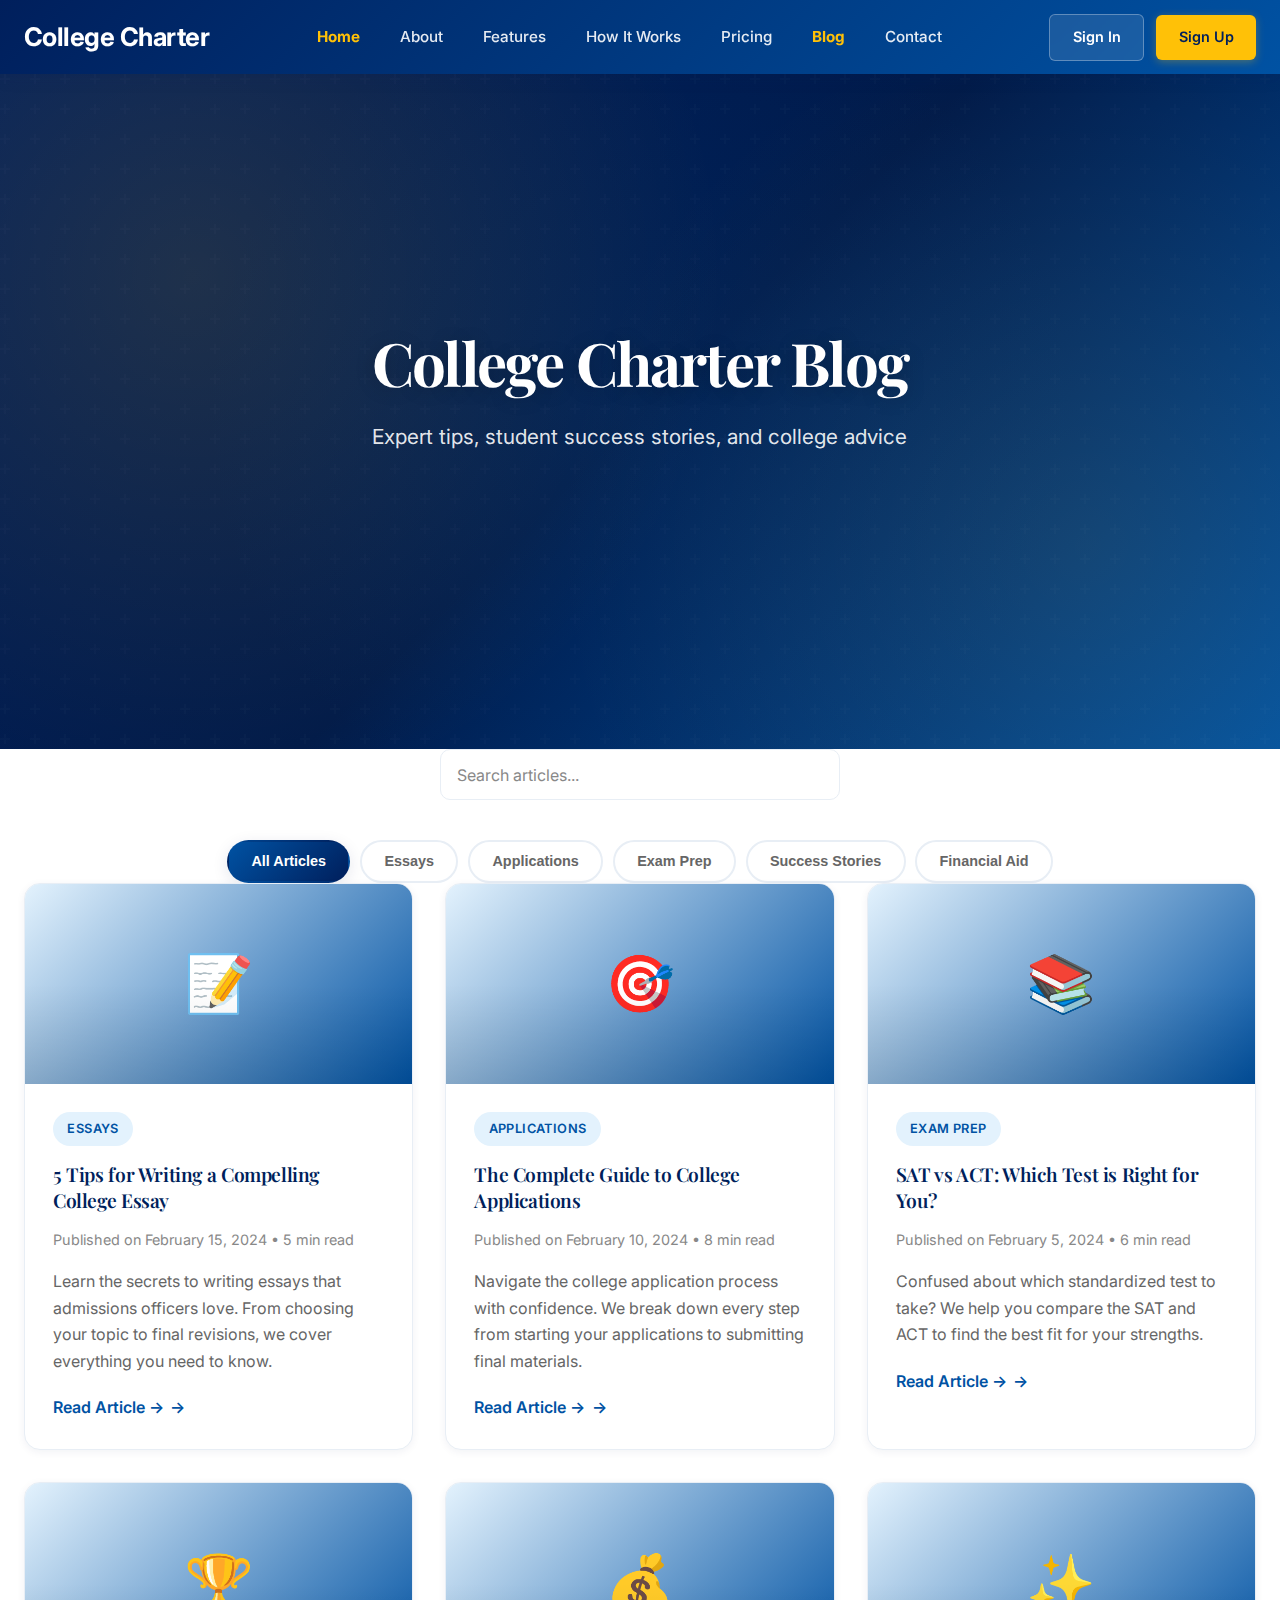
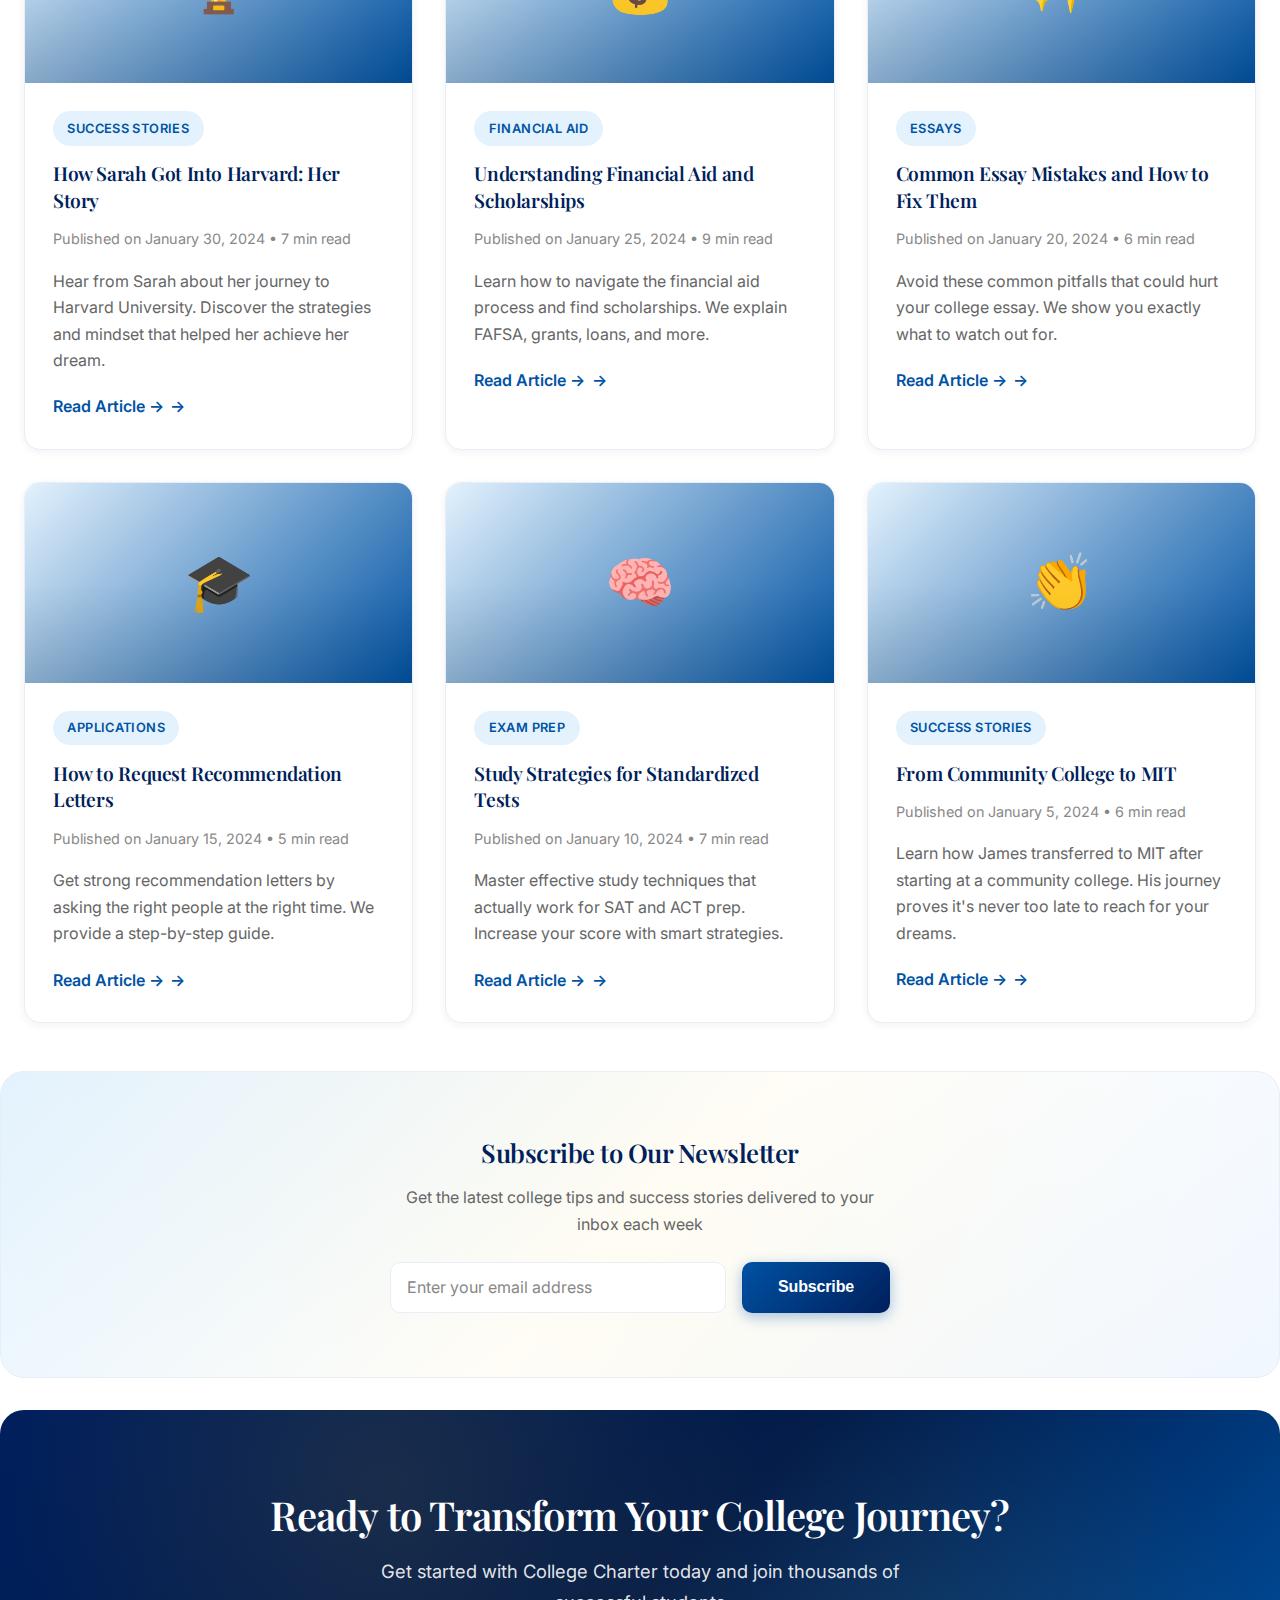
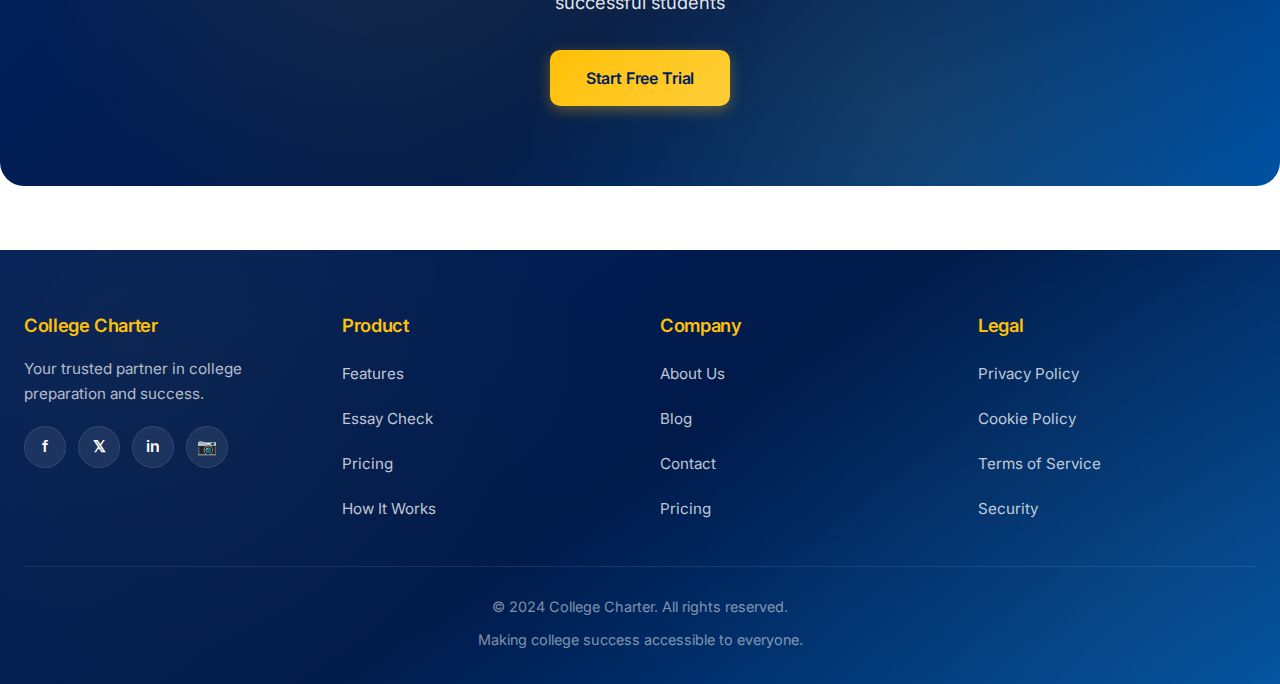
<file: blog.html>
<!DOCTYPE html>
<html lang="en">
<head>
  <meta charset="UTF-8">
  <meta name="viewport" content="width=device-width, initial-scale=1.0">
  <meta name="description" content="College Charter blog - Tips and advice for college success">
  <title>Blog - College Charter</title>
  <link rel="stylesheet" href="style.css">
</head>
<body>
<!-- Skip to main content link for keyboard navigation -->
<a href="#main-content" class="skip-link">Skip to main content</a>
<nav>
  <div class="navbar-container">
    <a href="index.html" class="logo">College Charter</a>
    <ul class="nav-links">
      <li><a href="index.html">Home</a></li>
      <li><a href="about.html">About</a></li>
      <li><a href="features.html">Features</a></li>
      <li><a href="how-it-works.html">How It Works</a></li>
      <li><a href="pricing.html">Pricing</a></li>
      <li><a href="blog.html">Blog</a></li>
      <li><a href="contact.html">Contact</a></li>
    </ul>
    <div class="nav-actions">
      <a href="signin.html" class="btn-signin">Sign In</a>
      <a href="signup.html" class="btn-signup">Sign Up</a>
    </div>
    <div class="hamburger">
      <span></span>
      <span></span>
      <span></span>
    </div>
  </div>
</nav>

<!-- HERO -->
<section class="hero">
  <div class="hero-content">
    <h1>College Charter Blog</h1>
    <p>Expert tips, student success stories, and college advice</p>
  </div>
</section>

<!-- BLOG CONTROLS -->
<section class="container" id="main-content">
  <div class="blog-controls">
    <div class="blog-search">
      <input type="text" id="blog-search" placeholder="Search articles...">
    </div>
  </div>

  <div class="category-filters">
    <button class="category-btn active" data-category="all">All Articles</button>
    <button class="category-btn" data-category="essays">Essays</button>
    <button class="category-btn" data-category="applications">Applications</button>
    <button class="category-btn" data-category="exam-prep">Exam Prep</button>
    <button class="category-btn" data-category="success-stories">Success Stories</button>
    <button class="category-btn" data-category="financial-aid">Financial Aid</button>
  </div>
</section>

<!-- BLOG GRID -->
<section class="container">
  <div class="blog-grid">
    <!-- ARTICLE 1 -->
    <div class="blog-card" data-category="essays">
      <div class="blog-image">📝</div>
      <div class="blog-content">
        <span class="blog-category">Essays</span>
        <h3 class="blog-title">5 Tips for Writing a Compelling College Essay</h3>
        <p class="blog-meta">Published on February 15, 2024 • 5 min read</p>
        <p class="blog-excerpt">Learn the secrets to writing essays that admissions officers love. From choosing your topic to final revisions, we cover everything you need to know.</p>
        <a href="#" class="read-more">Read Article →</a>
      </div>
    </div>

    <!-- ARTICLE 2 -->
    <div class="blog-card" data-category="applications">
      <div class="blog-image">🎯</div>
      <div class="blog-content">
        <span class="blog-category">Applications</span>
        <h3 class="blog-title">The Complete Guide to College Applications</h3>
        <p class="blog-meta">Published on February 10, 2024 • 8 min read</p>
        <p class="blog-excerpt">Navigate the college application process with confidence. We break down every step from starting your applications to submitting final materials.</p>
        <a href="#" class="read-more">Read Article →</a>
      </div>
    </div>

    <!-- ARTICLE 3 -->
    <div class="blog-card" data-category="exam-prep">
      <div class="blog-image">📚</div>
      <div class="blog-content">
        <span class="blog-category">Exam Prep</span>
        <h3 class="blog-title">SAT vs ACT: Which Test is Right for You?</h3>
        <p class="blog-meta">Published on February 5, 2024 • 6 min read</p>
        <p class="blog-excerpt">Confused about which standardized test to take? We help you compare the SAT and ACT to find the best fit for your strengths.</p>
        <a href="#" class="read-more">Read Article →</a>
      </div>
    </div>

    <!-- ARTICLE 4 -->
    <div class="blog-card" data-category="success-stories">
      <div class="blog-image">🏆</div>
      <div class="blog-content">
        <span class="blog-category">Success Stories</span>
        <h3 class="blog-title">How Sarah Got Into Harvard: Her Story</h3>
        <p class="blog-meta">Published on January 30, 2024 • 7 min read</p>
        <p class="blog-excerpt">Hear from Sarah about her journey to Harvard University. Discover the strategies and mindset that helped her achieve her dream.</p>
        <a href="#" class="read-more">Read Article →</a>
      </div>
    </div>

    <!-- ARTICLE 5 -->
    <div class="blog-card" data-category="financial-aid">
      <div class="blog-image">💰</div>
      <div class="blog-content">
        <span class="blog-category">Financial Aid</span>
        <h3 class="blog-title">Understanding Financial Aid and Scholarships</h3>
        <p class="blog-meta">Published on January 25, 2024 • 9 min read</p>
        <p class="blog-excerpt">Learn how to navigate the financial aid process and find scholarships. We explain FAFSA, grants, loans, and more.</p>
        <a href="#" class="read-more">Read Article →</a>
      </div>
    </div>

    <!-- ARTICLE 6 -->
    <div class="blog-card" data-category="essays">
      <div class="blog-image">✨</div>
      <div class="blog-content">
        <span class="blog-category">Essays</span>
        <h3 class="blog-title">Common Essay Mistakes and How to Fix Them</h3>
        <p class="blog-meta">Published on January 20, 2024 • 6 min read</p>
        <p class="blog-excerpt">Avoid these common pitfalls that could hurt your college essay. We show you exactly what to watch out for.</p>
        <a href="#" class="read-more">Read Article →</a>
      </div>
    </div>

    <!-- ARTICLE 7 -->
    <div class="blog-card" data-category="applications">
      <div class="blog-image">🎓</div>
      <div class="blog-content">
        <span class="blog-category">Applications</span>
        <h3 class="blog-title">How to Request Recommendation Letters</h3>
        <p class="blog-meta">Published on January 15, 2024 • 5 min read</p>
        <p class="blog-excerpt">Get strong recommendation letters by asking the right people at the right time. We provide a step-by-step guide.</p>
        <a href="#" class="read-more">Read Article →</a>
      </div>
    </div>

    <!-- ARTICLE 8 -->
    <div class="blog-card" data-category="exam-prep">
      <div class="blog-image">🧠</div>
      <div class="blog-content">
        <span class="blog-category">Exam Prep</span>
        <h3 class="blog-title">Study Strategies for Standardized Tests</h3>
        <p class="blog-meta">Published on January 10, 2024 • 7 min read</p>
        <p class="blog-excerpt">Master effective study techniques that actually work for SAT and ACT prep. Increase your score with smart strategies.</p>
        <a href="#" class="read-more">Read Article →</a>
      </div>
    </div>

    <!-- ARTICLE 9 -->
    <div class="blog-card" data-category="success-stories">
      <div class="blog-image">👏</div>
      <div class="blog-content">
        <span class="blog-category">Success Stories</span>
        <h3 class="blog-title">From Community College to MIT</h3>
        <p class="blog-meta">Published on January 5, 2024 • 6 min read</p>
        <p class="blog-excerpt">Learn how James transferred to MIT after starting at a community college. His journey proves it's never too late to reach for your dreams.</p>
        <a href="#" class="read-more">Read Article →</a>
      </div>
    </div>
  </div>
</section>

<!-- NEWSLETTER SIGNUP -->
<section class="newsletter-section container">
  <h3>Subscribe to Our Newsletter</h3>
  <p>Get the latest college tips and success stories delivered to your inbox each week</p>
  <form class="newsletter-form">
    <input type="email" id="newsletter-email" name="email" placeholder="Enter your email address" aria-label="Email address for newsletter subscription" required>
    <button type="submit" class="btn btn-primary" aria-label="Subscribe to newsletter">Subscribe</button>
  </form>
</section>

<!-- CTA SECTION -->
<section class="cta-section container margin-top">
  <h2>Ready to Transform Your College Journey?</h2>
  <p>Get started with College Charter today and join thousands of successful students</p>
  <a href="signup.html" class="btn btn-accent">Start Free Trial</a>
</section>

<!-- FOOTER -->
<footer>
  <div class="footer-container">
    <div class="footer-grid">
      <div class="footer-section">
        <h4>College Charter</h4>
        <p>Your trusted partner in college preparation and success.</p>
        <div class="social-links">
          <a href="#" title="Facebook" aria-label="Facebook">f</a>
          <a href="#" title="Twitter" aria-label="Twitter">𝕏</a>
          <a href="#" title="LinkedIn" aria-label="LinkedIn">in</a>
          <a href="#" title="Instagram" aria-label="Instagram">📷</a>
        </div>
      </div>

      <div class="footer-section">
        <h4>Product</h4>
        <ul>
          <li><a href="features.html">Features</a></li>
          <li><a href="essay-check.html">Essay Check</a></li>
          <li><a href="pricing.html">Pricing</a></li>
          <li><a href="how-it-works.html">How It Works</a></li>
        </ul>
      </div>

      <div class="footer-section">
        <h4>Company</h4>
        <ul>
          <li><a href="about.html">About Us</a></li>
          <li><a href="blog.html">Blog</a></li>
          <li><a href="contact.html">Contact</a></li>
          <li><a href="pricing.html">Pricing</a></li>
        </ul>
      </div>

      <div class="footer-section">
        <h4>Legal</h4>
        <ul>
          <li><a href="privacy.html">Privacy Policy</a></li>
          <li><a href="cookies.html">Cookie Policy</a></li>
          <li><a href="#">Terms of Service</a></li>
          <li><a href="#">Security</a></li>
        </ul>
      </div>
    </div>

    <div class="footer-bottom">
      <p>&copy; 2024 College Charter. All rights reserved.</p>
      <p>Making college success accessible to everyone.</p>
    </div>
  </div>
</footer>

<script src="main.js"></script>
</body>
</html>
</file>
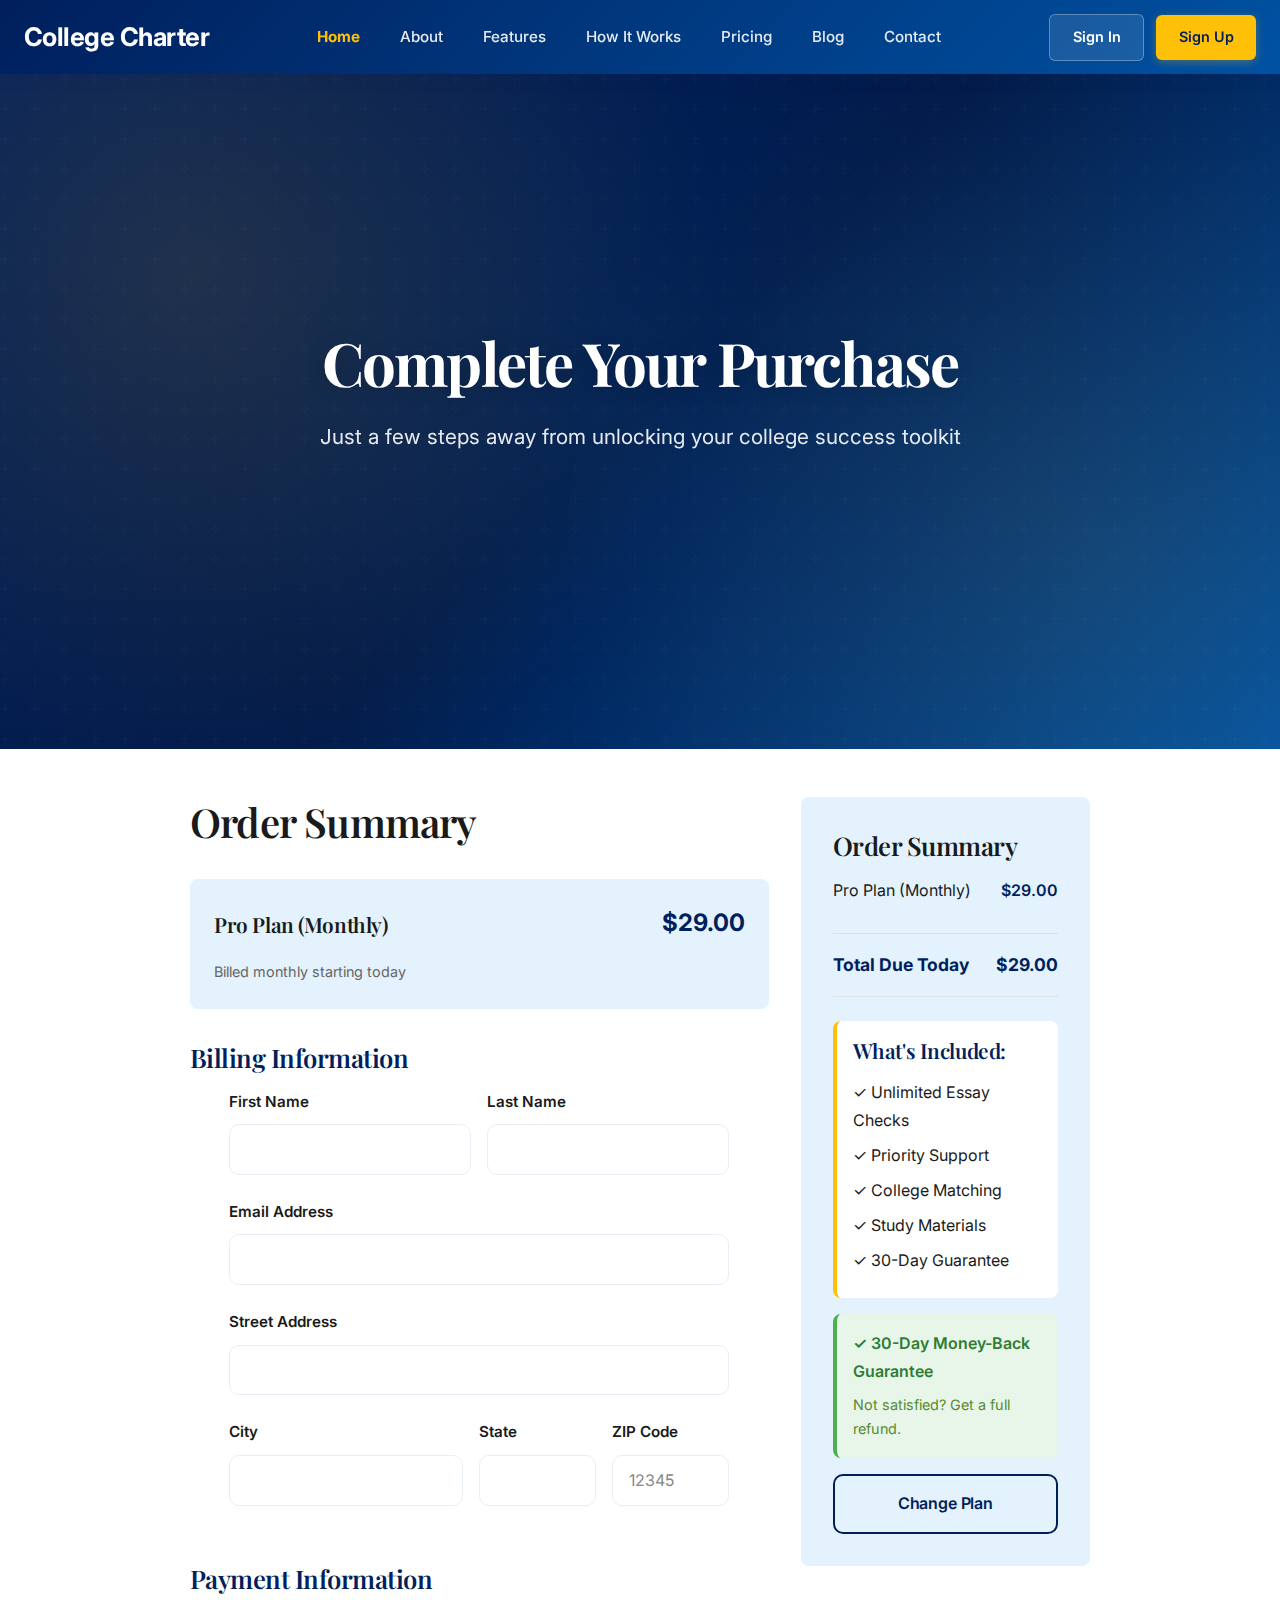
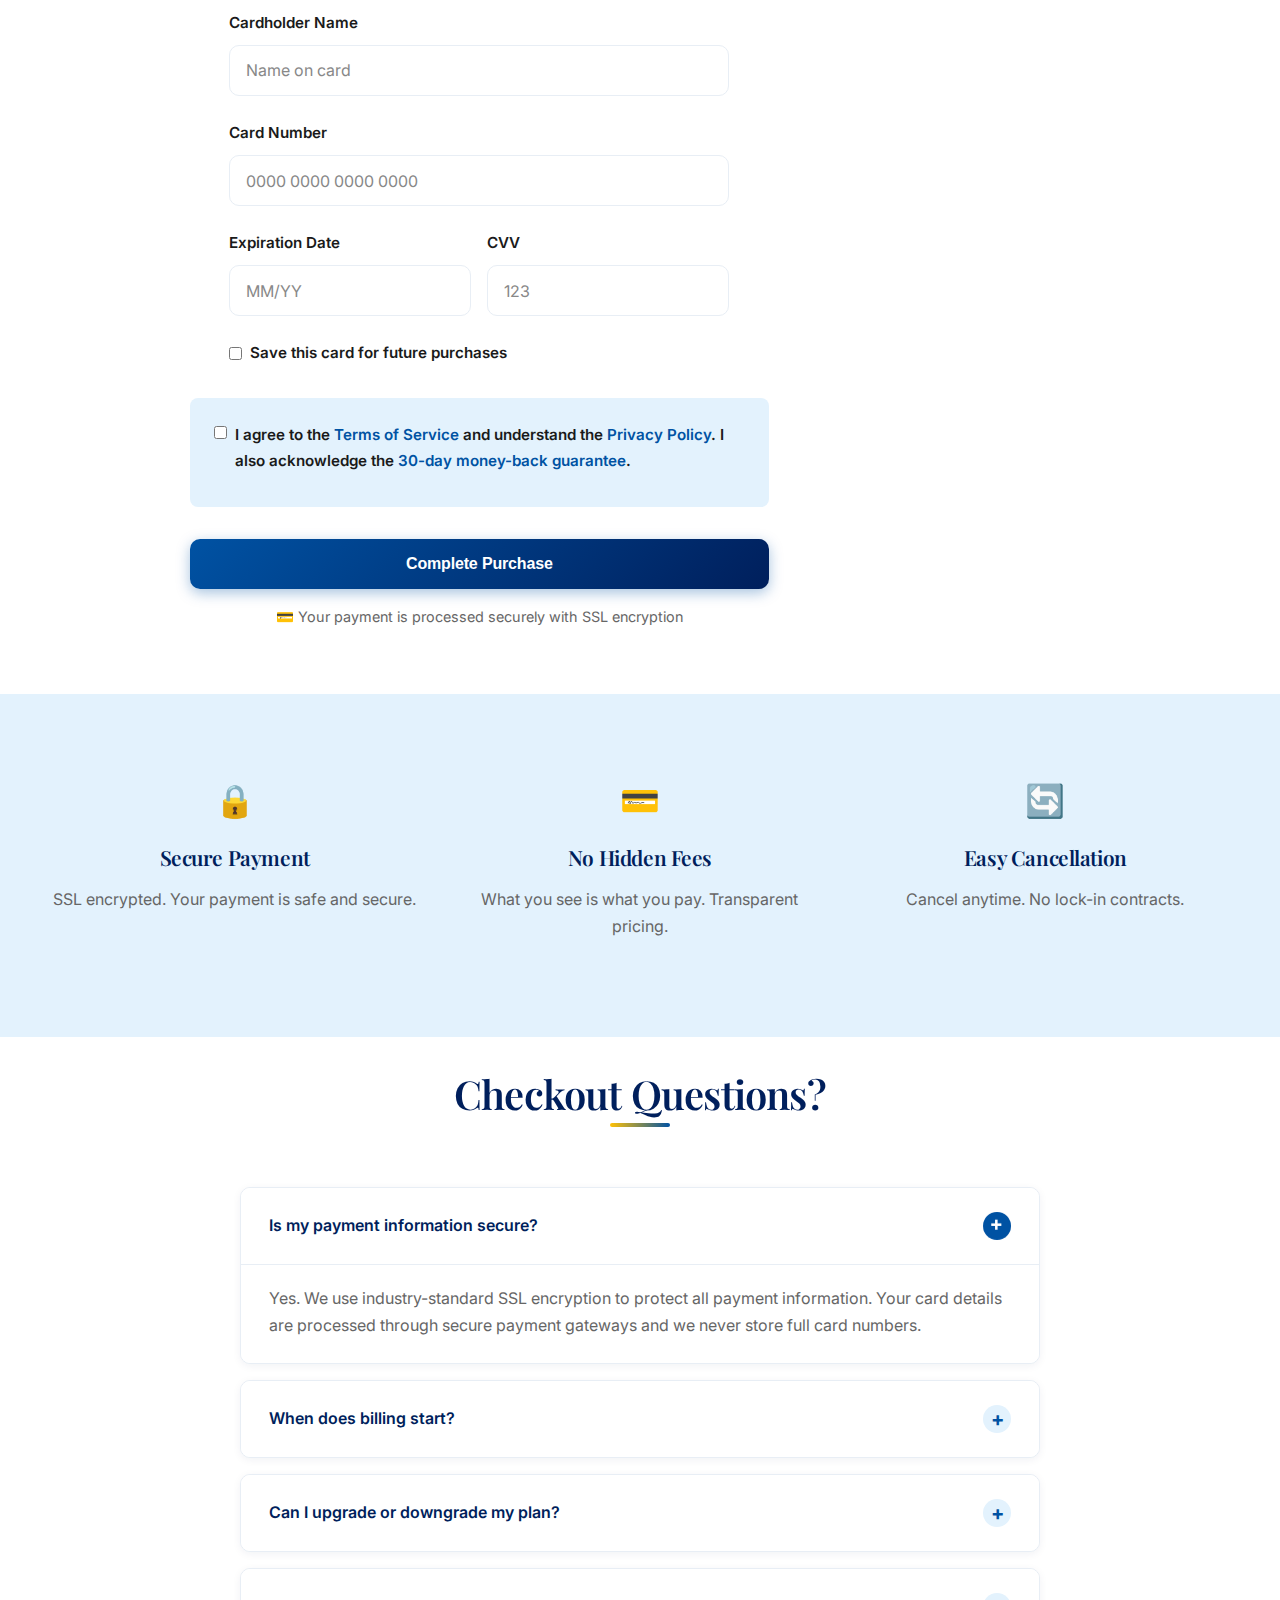
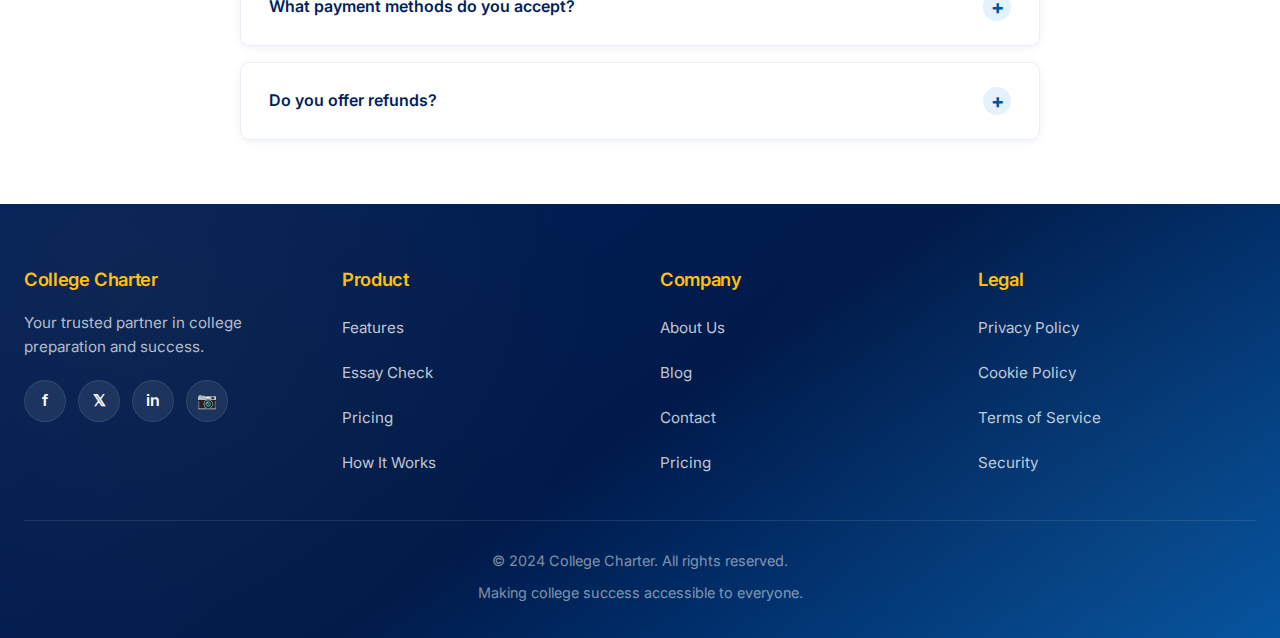
<file: checkout.html>
<!DOCTYPE html>
<html lang="en">
<head>
  <meta charset="UTF-8">
  <meta name="viewport" content="width=device-width, initial-scale=1.0">
  <meta name="description" content="Checkout - Purchase College Charter subscription">
  <title>Checkout - College Charter</title>
  <link rel="stylesheet" href="style.css">
</head>
<body>
<!-- Skip to main content link for keyboard navigation -->
<a href="#main-content" class="skip-link">Skip to main content</a>
<nav>
  <div class="navbar-container">
    <a href="index.html" class="logo">College Charter</a>
    <ul class="nav-links">
      <li><a href="index.html">Home</a></li>
      <li><a href="about.html">About</a></li>
      <li><a href="features.html">Features</a></li>
      <li><a href="how-it-works.html">How It Works</a></li>
      <li><a href="pricing.html">Pricing</a></li>
      <li><a href="blog.html">Blog</a></li>
      <li><a href="contact.html">Contact</a></li>
    </ul>
    <div class="nav-actions">
      <a href="signin.html" class="btn-signin">Sign In</a>
      <a href="signup.html" class="btn-signup">Sign Up</a>
    </div>
    <div class="hamburger">
      <span></span>
      <span></span>
      <span></span>
    </div>
  </div>
</nav>

<!-- HERO -->
<section class="hero">
  <div class="hero-content">
    <h1>Complete Your Purchase</h1>
    <p>Just a few steps away from unlocking your college success toolkit</p>
  </div>
</section>

<!-- CHECKOUT SECTION -->
<section class="container" id="main-content" style="padding: 3rem 1rem;">
  <div style="display: grid; grid-template-columns: 2fr 1fr; gap: 2rem; max-width: 900px; margin: 0 auto;">
    <!-- CHECKOUT FORM -->
    <div>
      <h2 style="margin-bottom: 2rem;">Order Summary</h2>

      <!-- PLAN SELECTED -->
      <div style="background: var(--light-bg); padding: 1.5rem; border-radius: 8px; margin-bottom: 2rem;">
        <div style="display: flex; justify-content: space-between; align-items: center; margin-bottom: 1rem;">
          <h4 style="margin: 0;">Pro Plan (Monthly)</h4>
          <span style="font-size: 1.5rem; color: var(--primary); font-weight: 700;">$29.00</span>
        </div>
        <p style="margin: 0; color: var(--text-gray); font-size: 0.9rem;">Billed monthly starting today</p>
      </div>

      <!-- BILLING INFORMATION -->
      <h3 style="margin-top: 2rem; margin-bottom: 1rem; color: var(--primary);">Billing Information</h3>

      <form id="billing-form" style="margin-bottom: 2rem;">
        <div style="display: grid; grid-template-columns: 1fr 1fr; gap: 1rem;">
          <div class="form-group">
            <label for="first-name">First Name</label>
            <input type="text" id="first-name" name="first-name" autocomplete="given-name" required>
          </div>
          <div class="form-group">
            <label for="last-name">Last Name</label>
            <input type="text" id="last-name" name="last-name" autocomplete="family-name" required>
          </div>
        </div>

        <div class="form-group">
          <label for="checkout-email">Email Address</label>
          <input type="email" id="checkout-email" name="email" autocomplete="email" required>
        </div>

        <div class="form-group">
          <label for="address">Street Address</label>
          <input type="text" id="address" name="address" autocomplete="street-address" required>
        </div>

        <div style="display: grid; grid-template-columns: 2fr 1fr 1fr; gap: 1rem;">
          <div class="form-group">
            <label for="city">City</label>
            <input type="text" id="city" name="city" autocomplete="address-level2" required>
          </div>
          <div class="form-group">
            <label for="state">State</label>
            <input type="text" id="state" name="state" autocomplete="address-level1" required>
          </div>
          <div class="form-group">
            <label for="zip">ZIP Code</label>
            <input type="tel" id="zip" name="zip" autocomplete="postal-code" pattern="[0-9]{5}(-[0-9]{4})?" placeholder="12345" required>
          </div>
        </div>
      </form>

      <!-- PAYMENT INFORMATION -->
      <h3 style="margin-top: 2rem; margin-bottom: 1rem; color: var(--primary);">Payment Information</h3>

      <form id="payment-form" style="margin-bottom: 2rem;">
        <div class="form-group">
          <label for="card-name">Cardholder Name</label>
          <input type="text" id="card-name" name="card-name" autocomplete="cc-name" placeholder="Name on card" required>
        </div>

        <div class="form-group">
          <label for="card-number">Card Number</label>
          <input type="text" id="card-number" name="card-number" inputmode="numeric" placeholder="0000 0000 0000 0000" maxlength="19" required>
        </div>

        <div style="display: grid; grid-template-columns: 1fr 1fr; gap: 1rem;">
          <div class="form-group">
            <label for="expiry">Expiration Date</label>
            <input type="text" id="expiry" name="expiry" inputmode="numeric" placeholder="MM/YY" pattern="(0[1-9]|1[0-2])/[0-9]{2}" required>
          </div>
          <div class="form-group">
            <label for="cvv">CVV</label>
            <input type="text" id="cvv" name="cvv" inputmode="numeric" placeholder="123" maxlength="4" pattern="[0-9]{3,4}" required>
          </div>
        </div>

        <label style="display: flex; align-items: center; margin-bottom: 1.5rem;">
          <input type="checkbox" name="save-card" style="width: auto; margin-right: 0.5rem;">
          <span style="margin: 0;">Save this card for future purchases</span>
        </label>
      </form>

      <!-- TERMS -->
      <div style="background: var(--light-bg); padding: 1.5rem; border-radius: 8px; margin-bottom: 2rem;">
        <label style="display: flex; align-items: flex-start;">
          <input type="checkbox" style="width: auto; margin-right: 0.5rem; margin-top: 0.25rem;" required>
          <span style="margin: 0;">I agree to the <a href="privacy.html">Terms of Service</a> and understand the <a href="privacy.html">Privacy Policy</a>. I also acknowledge the <a href="#" style="color: var(--secondary);">30-day money-back guarantee</a>.</span>
        </label>
      </div>

      <button class="btn btn-primary" style="width: 100%; padding: 1rem; font-size: 1rem;">
        Complete Purchase
      </button>

      <p style="text-align: center; margin-top: 1rem; color: var(--text-gray); font-size: 0.9rem;">
        💳 Your payment is processed securely with SSL encryption
      </p>
    </div>

    <!-- ORDER SUMMARY SIDEBAR -->
    <div>
      <div style="background: var(--light-bg); padding: 2rem; border-radius: 8px; position: sticky; top: 100px;">
        <h3 style="margin-top: 0;">Order Summary</h3>

        <div style="border-bottom: 1px solid var(--border-light); padding-bottom: 1rem; margin-bottom: 1rem;">
          <div style="display: flex; justify-content: space-between; margin-bottom: 0.8rem;">
            <span>Pro Plan (Monthly)</span>
            <span style="color: var(--primary); font-weight: 600;">$29.00</span>
          </div>
        </div>

        <div style="margin-bottom: 1.5rem; padding-bottom: 1rem; border-bottom: 1px solid var(--border-light);">
          <div style="display: flex; justify-content: space-between; font-weight: 700; color: var(--primary); font-size: 1.1rem;">
            <span>Total Due Today</span>
            <span>$29.00</span>
          </div>
        </div>

        <div style="background: var(--white); padding: 1rem; border-radius: 8px; margin-bottom: 1rem; border-left: 4px solid var(--accent);">
          <h4 style="color: var(--primary); margin-top: 0;">What's Included:</h4>
          <ul style="list-style: none; padding: 0; margin: 0;">
            <li style="margin-bottom: 0.5rem;">✓ Unlimited Essay Checks</li>
            <li style="margin-bottom: 0.5rem;">✓ Priority Support</li>
            <li style="margin-bottom: 0.5rem;">✓ College Matching</li>
            <li style="margin-bottom: 0.5rem;">✓ Study Materials</li>
            <li style="margin-bottom: 0.5rem;">✓ 30-Day Guarantee</li>
          </ul>
        </div>

        <div style="background: #E8F5E9; padding: 1rem; border-radius: 8px; border-left: 4px solid #4CAF50;">
          <p style="margin: 0; color: #2E7D32; font-weight: 600;">✓ 30-Day Money-Back Guarantee</p>
          <p style="margin: 0.5rem 0 0; color: #558B2F; font-size: 0.9rem;">Not satisfied? Get a full refund.</p>
        </div>

        <div style="margin-top: 1rem;">
          <a href="pricing.html" class="btn btn-outline" style="width: 100%; text-align: center;">Change Plan</a>
        </div>
      </div>
    </div>
  </div>
</section>

<!-- TRUST SECTION -->
<section style="background: var(--light-bg);">
  <div class="container">
    <div class="grid grid-3" style="text-align: center;">
      <div>
        <div style="font-size: 2rem; margin-bottom: 1rem;">🔒</div>
        <h4 style="color: var(--primary);">Secure Payment</h4>
        <p>SSL encrypted. Your payment is safe and secure.</p>
      </div>
      <div>
        <div style="font-size: 2rem; margin-bottom: 1rem;">💳</div>
        <h4 style="color: var(--primary);">No Hidden Fees</h4>
        <p>What you see is what you pay. Transparent pricing.</p>
      </div>
      <div>
        <div style="font-size: 2rem; margin-bottom: 1rem;">🔄</div>
        <h4 style="color: var(--primary);">Easy Cancellation</h4>
        <p>Cancel anytime. No lock-in contracts.</p>
      </div>
    </div>
  </div>
</section>

<!-- FAQ -->
<section class="container margin-top">
  <div class="section-title">
    <h2>Checkout Questions?</h2>
  </div>

  <div style="max-width: 800px; margin: 2rem auto 0;">
    <div class="faq-item active">
      <div class="faq-question">
        <span>Is my payment information secure?</span>
        <div class="faq-toggle"></div>
      </div>
      <div class="faq-answer">
        <p>Yes. We use industry-standard SSL encryption to protect all payment information. Your card details are processed through secure payment gateways and we never store full card numbers.</p>
      </div>
    </div>

    <div class="faq-item">
      <div class="faq-question">
        <span>When does billing start?</span>
        <div class="faq-toggle"></div>
      </div>
      <div class="faq-answer">
        <p>Your subscription billing starts immediately after purchase. You'll have full access to all features right away.</p>
      </div>
    </div>

    <div class="faq-item">
      <div class="faq-question">
        <span>Can I upgrade or downgrade my plan?</span>
        <div class="faq-toggle"></div>
      </div>
      <div class="faq-answer">
        <p>Yes! You can change your plan anytime from your account settings. Changes take effect on your next billing cycle.</p>
      </div>
    </div>

    <div class="faq-item">
      <div class="faq-question">
        <span>What payment methods do you accept?</span>
        <div class="faq-toggle"></div>
      </div>
      <div class="faq-answer">
        <p>We accept all major credit cards (Visa, Mastercard, American Express, Discover), PayPal, and Apple Pay.</p>
      </div>
    </div>

    <div class="faq-item">
      <div class="faq-question">
        <span>Do you offer refunds?</span>
        <div class="faq-toggle"></div>
      </div>
      <div class="faq-answer">
        <p>Yes! We offer a 30-day money-back guarantee. If you're not satisfied for any reason, contact us for a full refund.</p>
      </div>
    </div>
  </div>
</section>

<!-- FOOTER -->
<footer>
  <div class="footer-container">
    <div class="footer-grid">
      <div class="footer-section">
        <h4>College Charter</h4>
        <p>Your trusted partner in college preparation and success.</p>
        <div class="social-links">
          <a href="#" title="Facebook" aria-label="Facebook">f</a>
          <a href="#" title="Twitter" aria-label="Twitter">𝕏</a>
          <a href="#" title="LinkedIn" aria-label="LinkedIn">in</a>
          <a href="#" title="Instagram" aria-label="Instagram">📷</a>
        </div>
      </div>

      <div class="footer-section">
        <h4>Product</h4>
        <ul>
          <li><a href="features.html">Features</a></li>
          <li><a href="essay-check.html">Essay Check</a></li>
          <li><a href="pricing.html">Pricing</a></li>
          <li><a href="how-it-works.html">How It Works</a></li>
        </ul>
      </div>

      <div class="footer-section">
        <h4>Company</h4>
        <ul>
          <li><a href="about.html">About Us</a></li>
          <li><a href="blog.html">Blog</a></li>
          <li><a href="contact.html">Contact</a></li>
          <li><a href="pricing.html">Pricing</a></li>
        </ul>
      </div>

      <div class="footer-section">
        <h4>Legal</h4>
        <ul>
          <li><a href="privacy.html">Privacy Policy</a></li>
          <li><a href="cookies.html">Cookie Policy</a></li>
          <li><a href="#">Terms of Service</a></li>
          <li><a href="#">Security</a></li>
        </ul>
      </div>
    </div>

    <div class="footer-bottom">
      <p>&copy; 2024 College Charter. All rights reserved.</p>
      <p>Making college success accessible to everyone.</p>
    </div>
  </div>
</footer>

<script src="main.js"></script>
</body>
</html>
</file>
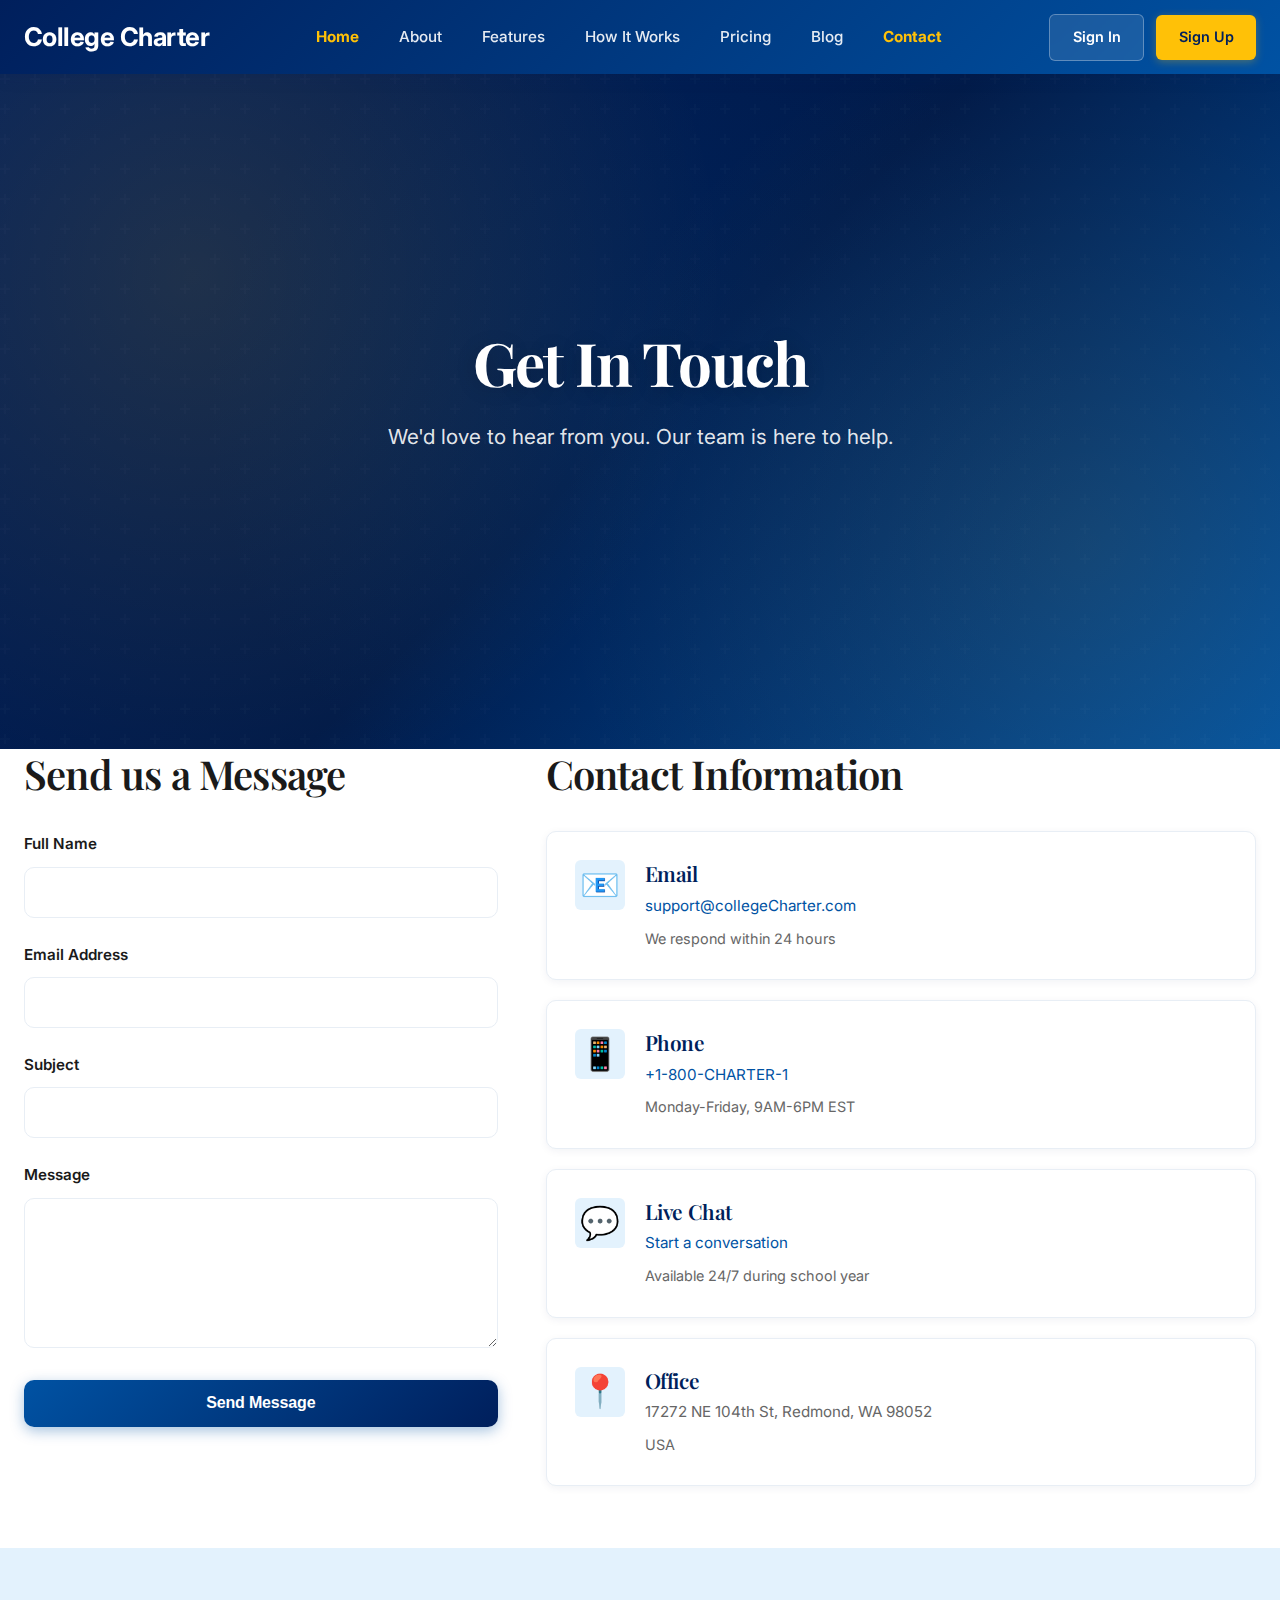
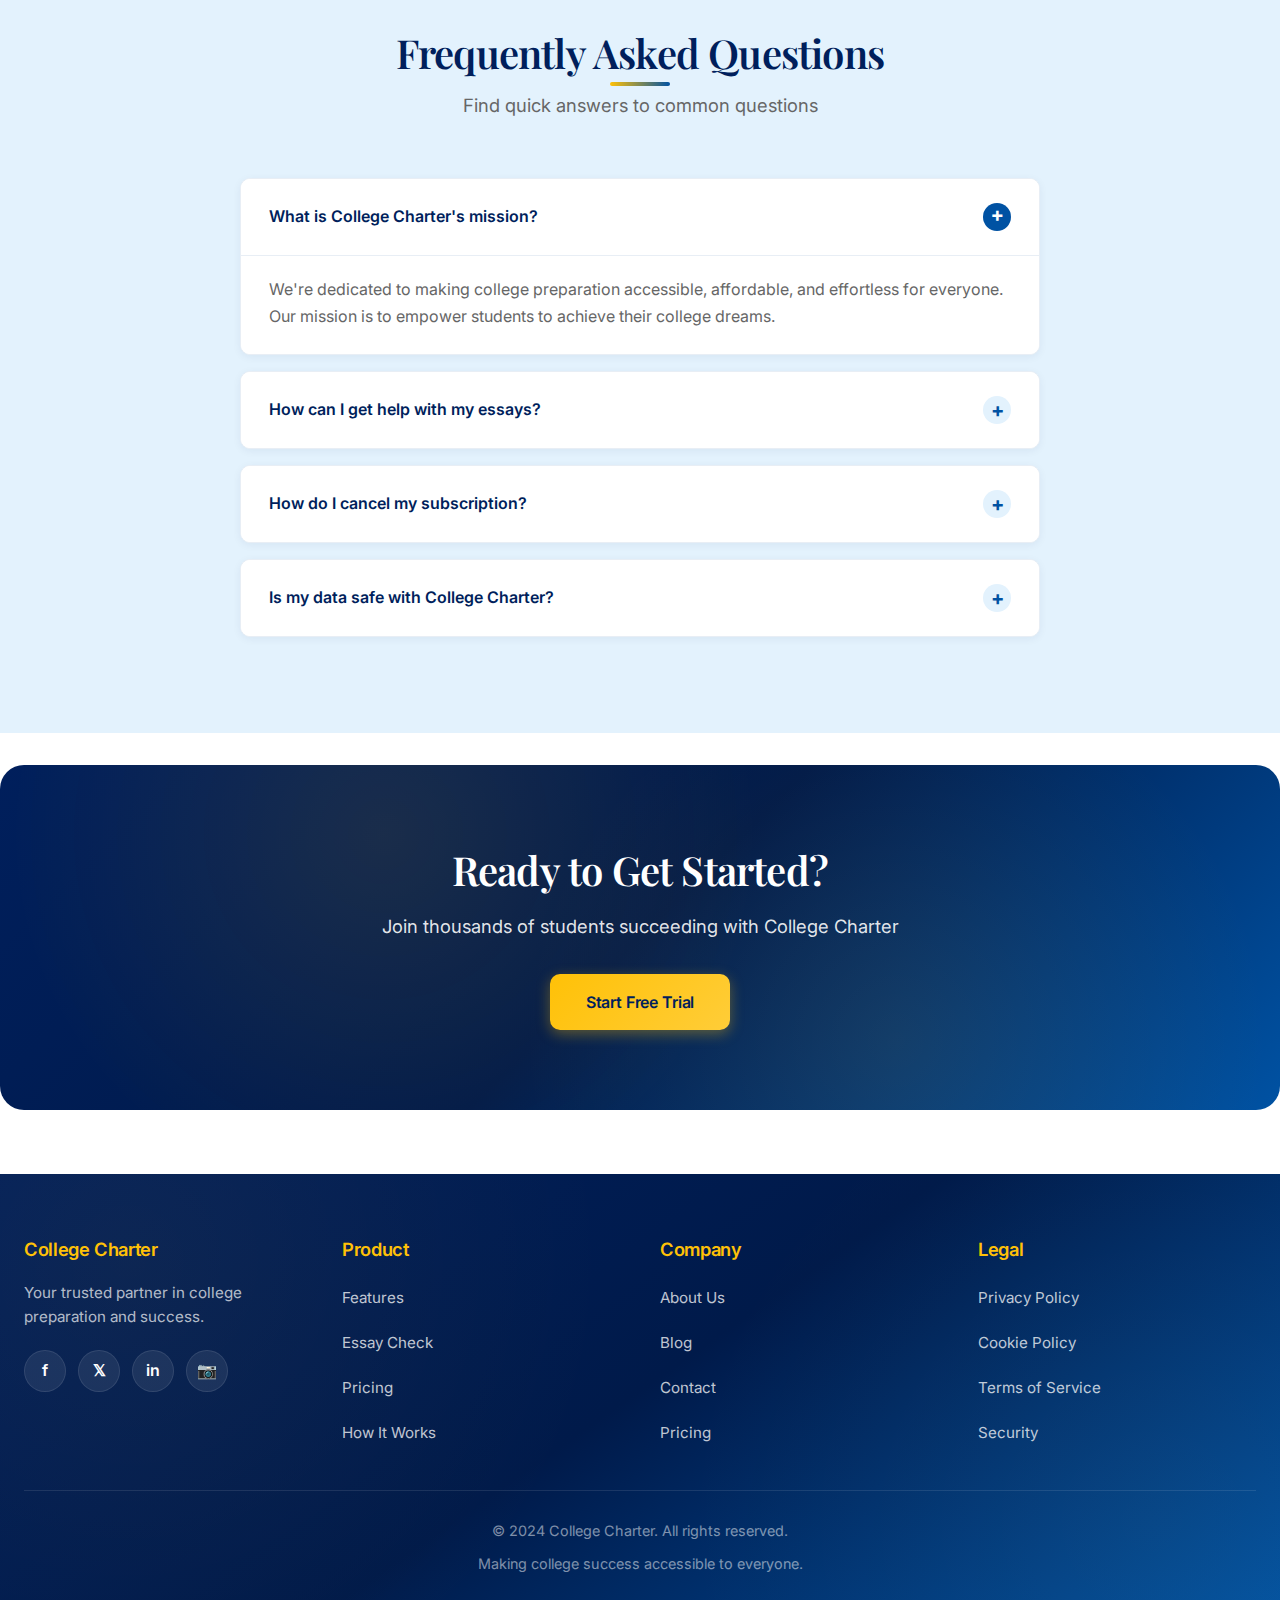
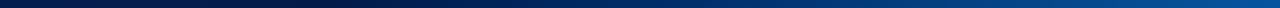
<file: contact.html>
<!DOCTYPE html>
<html lang="en">
<head>
  <meta charset="UTF-8">
  <meta name="viewport" content="width=device-width, initial-scale=1.0">
  <meta name="description" content="Contact College Charter - Get support and answers">
  <title>Contact Us - College Charter</title>
  <link rel="stylesheet" href="style.css">
</head>
<body>
<!-- Skip to main content link for keyboard navigation -->
<a href="#main-content" class="skip-link">Skip to main content</a>
<nav>
  <div class="navbar-container">
    <a href="index.html" class="logo">College Charter</a>
    <ul class="nav-links">
      <li><a href="index.html">Home</a></li>
      <li><a href="about.html">About</a></li>
      <li><a href="features.html">Features</a></li>
      <li><a href="how-it-works.html">How It Works</a></li>
      <li><a href="pricing.html">Pricing</a></li>
      <li><a href="blog.html">Blog</a></li>
      <li><a href="contact.html">Contact</a></li>
    </ul>
    <div class="nav-actions">
      <a href="signin.html" class="btn-signin">Sign In</a>
      <a href="signup.html" class="btn-signup">Sign Up</a>
    </div>
    <div class="hamburger">
      <span></span>
      <span></span>
      <span></span>
    </div>
  </div>
</nav>

<!-- HERO -->
<section class="hero">
  <div class="hero-content">
    <h1>Get In Touch</h1>
    <p>We'd love to hear from you. Our team is here to help.</p>
  </div>
</section>

<!-- CONTACT SECTION -->
<section class="container" id="main-content">
  <div class="contact-layout">
    <!-- CONTACT FORM -->
    <div>
      <h2 style="margin-bottom: 2rem;">Send us a Message</h2>
      <form id="contact-form">
        <div class="form-group">
          <label for="contact-name">Full Name</label>
          <input type="text" id="contact-name" name="name" required>
        </div>

        <div class="form-group">
          <label for="contact-email">Email Address</label>
          <input type="email" id="contact-email" name="email" required>
        </div>

        <div class="form-group">
          <label for="contact-subject">Subject</label>
          <input type="text" id="contact-subject" name="subject" required>
        </div>

        <div class="form-group">
          <label for="contact-message">Message</label>
          <textarea id="contact-message" name="message" required></textarea>
        </div>

        <button type="submit" class="btn btn-primary" style="width: 100%;">Send Message</button>
      </form>
    </div>

    <!-- CONTACT INFO -->
    <div>
      <h2 style="margin-bottom: 2rem;">Contact Information</h2>
      
      <div class="info-cards">
        <div class="info-card">
          <div class="info-icon">📧</div>
          <div class="info-content">
            <h4>Email</h4>
            <p><a href="mailto:support@collegeCharter.com">support@collegeCharter.com</a></p>
            <p style="font-size: 0.9rem; margin: 0.5rem 0 0;">We respond within 24 hours</p>
          </div>
        </div>

        <div class="info-card">
          <div class="info-icon">📱</div>
          <div class="info-content">
            <h4>Phone</h4>
            <p><a href="tel:+1-800-CHARTER-1">+1-800-CHARTER-1</a></p>
            <p style="font-size: 0.9rem; margin: 0.5rem 0 0;">Monday-Friday, 9AM-6PM EST</p>
          </div>
        </div>

        <div class="info-card">
          <div class="info-icon">💬</div>
          <div class="info-content">
            <h4>Live Chat</h4>
            <p><a href="#">Start a conversation</a></p>
            <p style="font-size: 0.9rem; margin: 0.5rem 0 0;">Available 24/7 during school year</p>
          </div>
        </div>

        <div class="info-card">
          <div class="info-icon">📍</div>
          <div class="info-content">
            <h4>Office</h4>
            <p>17272 NE 104th St, Redmond, WA 98052</p>
            <p style="font-size: 0.9rem; margin: 0.5rem 0 0;">USA</p>
          </div>
        </div>
      </div>

      <div class="social-links">
        <a href="#" title="Facebook" aria-label="Facebook">f</a>
        <a href="#" title="Twitter" aria-label="Twitter">𝕏</a>
        <a href="#" title="LinkedIn" aria-label="LinkedIn">in</a>
      </div>
    </div>
  </div>
</section>

<!-- FAQ SECTION -->
<section style="background: var(--light-bg);">
  <div class="container">
    <div class="section-title">
      <h2>Frequently Asked Questions</h2>
      <p>Find quick answers to common questions</p>
    </div>

    <div style="max-width: 800px; margin: 2rem auto 0;">
      <div class="faq-item active">
        <div class="faq-question">
          <span>What is College Charter's mission?</span>
          <div class="faq-toggle"></div>
        </div>
        <div class="faq-answer">
          <p>We're dedicated to making college preparation accessible, affordable, and effortless for everyone. Our mission is to empower students to achieve their college dreams.</p>
        </div>
      </div>

      <div class="faq-item">
        <div class="faq-question">
          <span>How can I get help with my essays?</span>
          <div class="faq-toggle"></div>
        </div>
        <div class="faq-answer">
          <p>Use our Essay Checker tool for instant AI feedback, or upgrade to Pro/Premium for access to expert mentors who can provide personalized guidance.</p>
        </div>
      </div>

      <div class="faq-item">
        <div class="faq-question">
          <span>How do I cancel my subscription?</span>
          <div class="faq-toggle"></div>
        </div>
        <div class="faq-answer">
          <p>You can cancel anytime from your account settings. No questions asked. You'll have access through the end of your billing period.</p>
        </div>
      </div>

      <div class="faq-item">
        <div class="faq-question">
          <span>Is my data safe with College Charter?</span>
          <div class="faq-toggle"></div>
        </div>
        <div class="faq-answer">
          <p>Yes. We use bank-level security and comply with all privacy laws. Your essays and personal information are completely protected.</p>
        </div>
      </div>
    </div>
  </div>
</section>

<!-- CTA SECTION -->
<section class="cta-section container margin-top">
  <h2>Ready to Get Started?</h2>
  <p>Join thousands of students succeeding with College Charter</p>
  <a href="signup.html" class="btn btn-accent">Start Free Trial</a>
</section>

<!-- FOOTER -->
<footer>
  <div class="footer-container">
    <div class="footer-grid">
      <div class="footer-section">
        <h4>College Charter</h4>
        <p>Your trusted partner in college preparation and success.</p>
        <div class="social-links">
          <a href="#" title="Facebook">f</a>
          <a href="#" title="Twitter">𝕏</a>
          <a href="#" title="LinkedIn">in</a>
          <a href="#" title="Instagram">📷</a>
        </div>
      </div>

      <div class="footer-section">
        <h4>Product</h4>
        <ul>
          <li><a href="features.html">Features</a></li>
          <li><a href="essay-check.html">Essay Check</a></li>
          <li><a href="pricing.html">Pricing</a></li>
          <li><a href="how-it-works.html">How It Works</a></li>
        </ul>
      </div>

      <div class="footer-section">
        <h4>Company</h4>
        <ul>
          <li><a href="about.html">About Us</a></li>
          <li><a href="blog.html">Blog</a></li>
          <li><a href="contact.html">Contact</a></li>
          <li><a href="pricing.html">Pricing</a></li>
        </ul>
      </div>

      <div class="footer-section">
        <h4>Legal</h4>
        <ul>
          <li><a href="privacy.html">Privacy Policy</a></li>
          <li><a href="cookies.html">Cookie Policy</a></li>
          <li><a href="#">Terms of Service</a></li>
          <li><a href="#">Security</a></li>
        </ul>
      </div>
    </div>

    <div class="footer-bottom">
      <p>&copy; 2024 College Charter. All rights reserved.</p>
      <p>Making college success accessible to everyone.</p>
    </div>
  </div>
</footer>

<script src="main.js"></script>
</body>
</html>
</file>
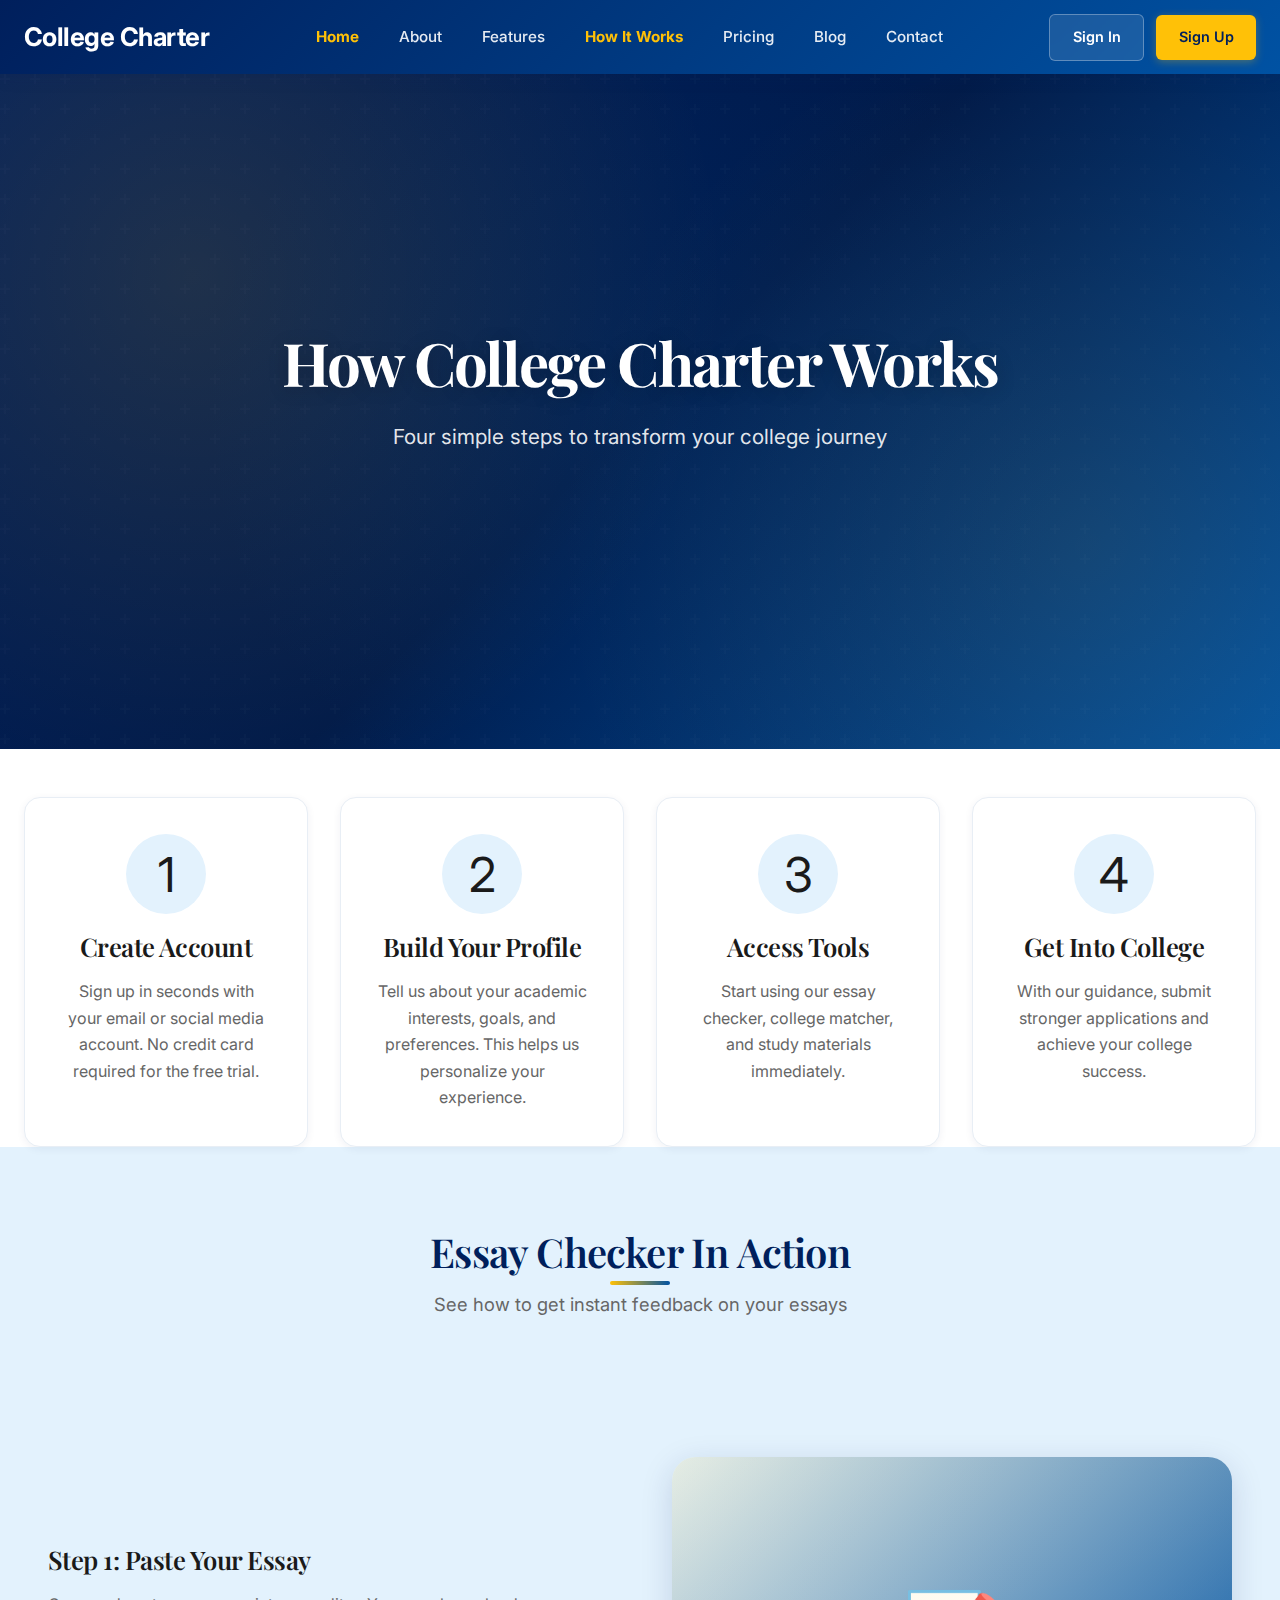
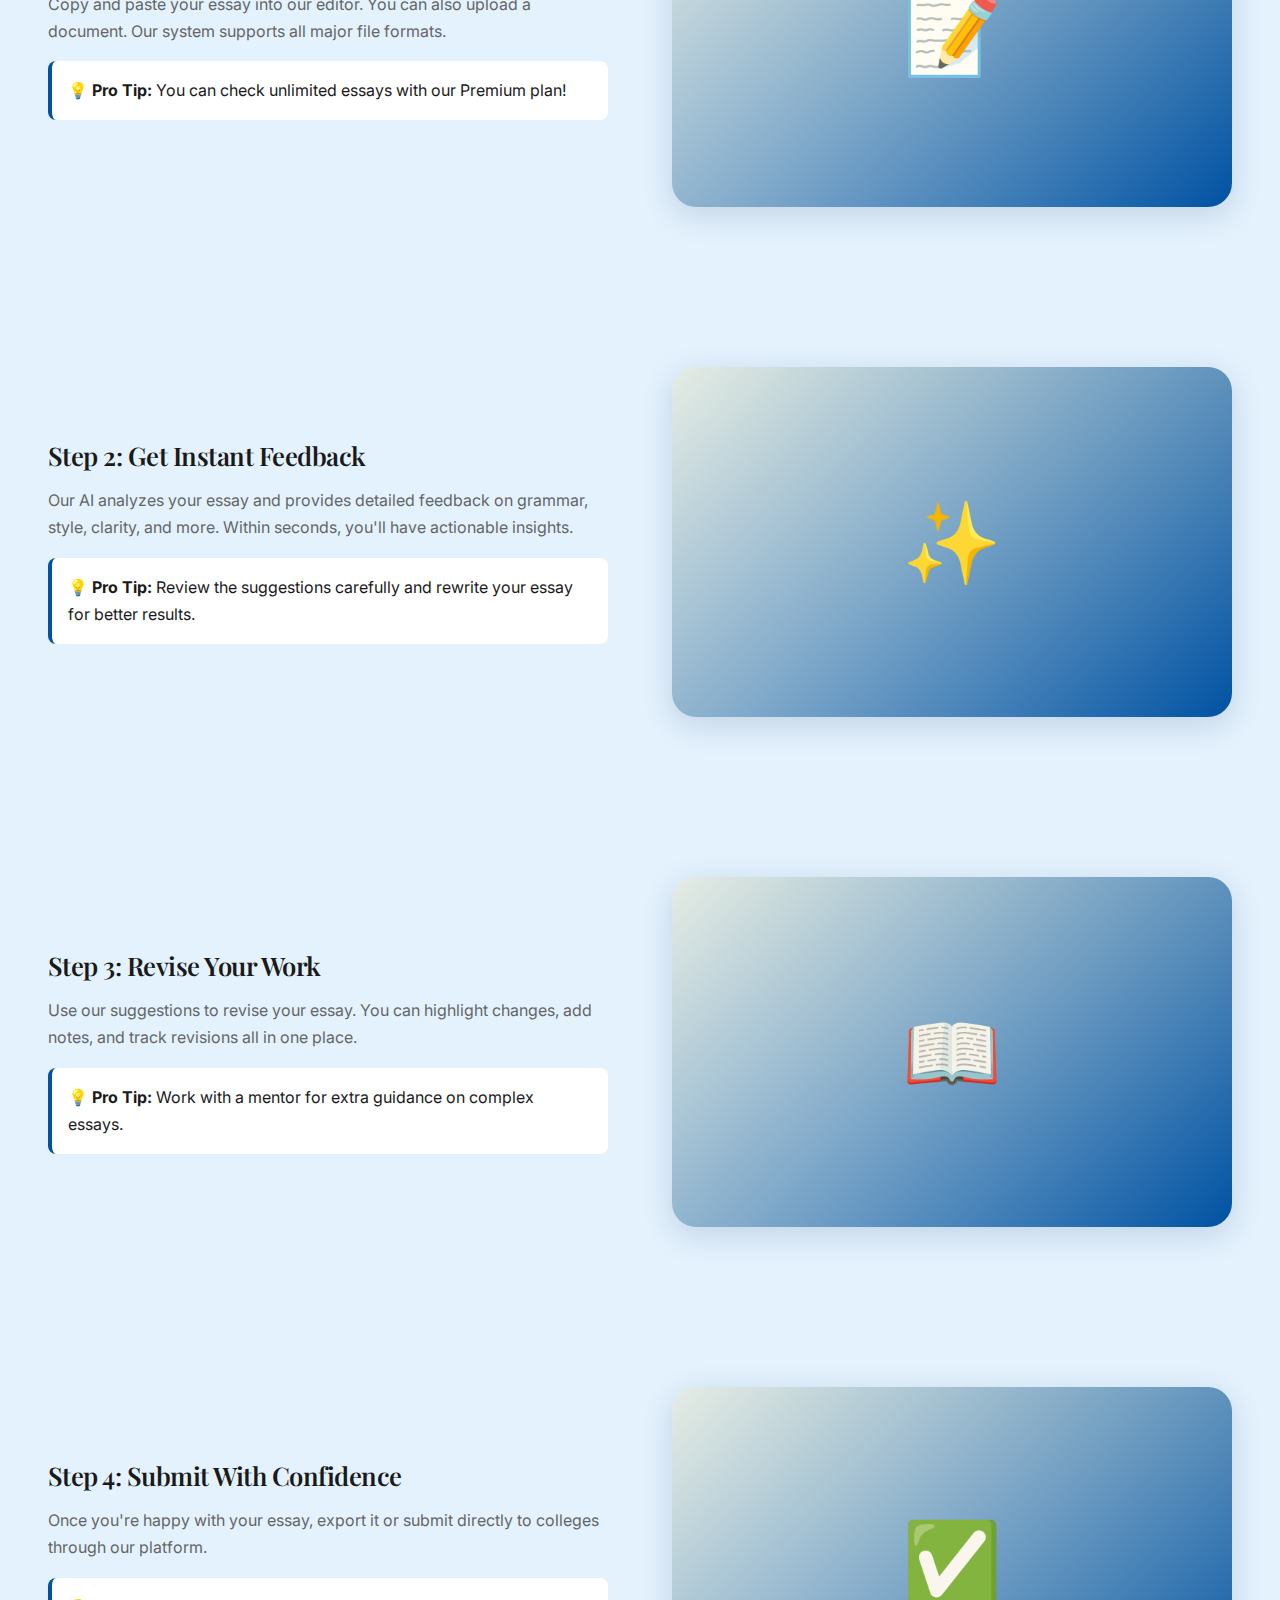
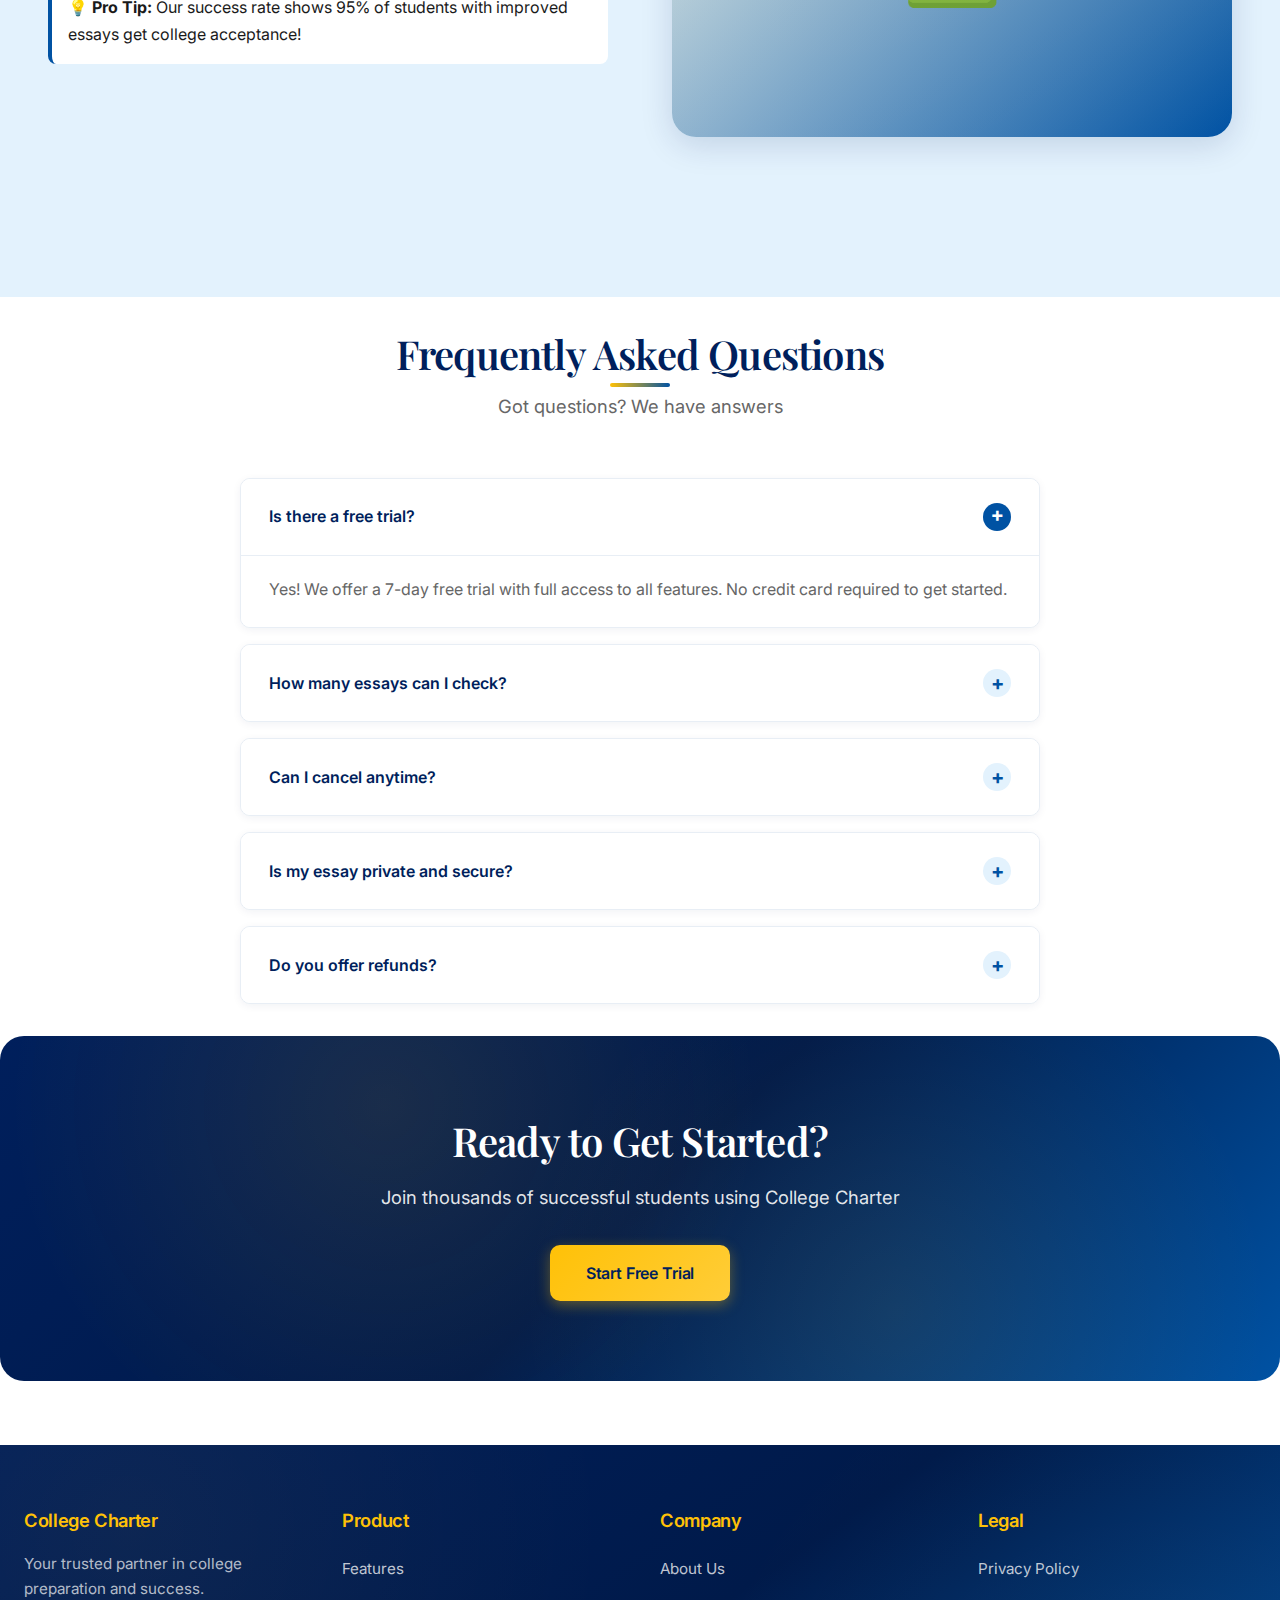
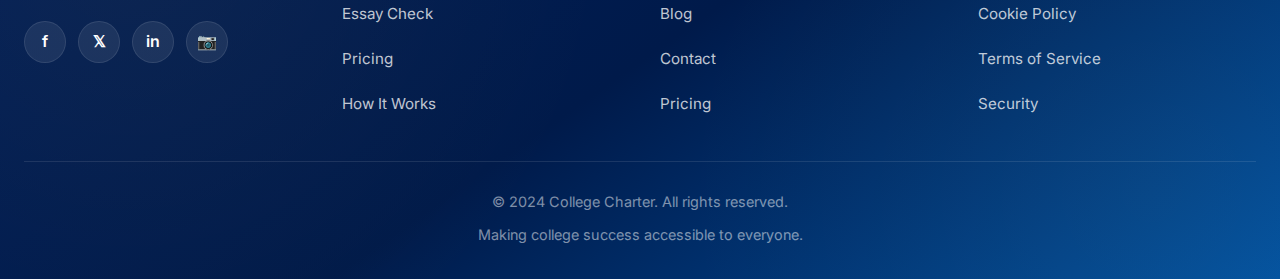
<file: how-it-works.html>
<!DOCTYPE html>
<html lang="en">
<head>
  <meta charset="UTF-8">
  <meta name="viewport" content="width=device-width, initial-scale=1.0">
  <meta name="description" content="Learn how to use College Charter's powerful features">
  <title>How It Works - College Charter</title>
  <link rel="stylesheet" href="style.css">
</head>
<body>
<!-- Skip to main content link for keyboard navigation -->
<a href="#main-content" class="skip-link">Skip to main content</a>
<nav>
  <div class="navbar-container">
    <a href="index.html" class="logo">College Charter</a>
    <ul class="nav-links">
      <li><a href="index.html">Home</a></li>
      <li><a href="about.html">About</a></li>
      <li><a href="features.html">Features</a></li>
      <li><a href="how-it-works.html">How It Works</a></li>
      <li><a href="pricing.html">Pricing</a></li>
      <li><a href="blog.html">Blog</a></li>
      <li><a href="contact.html">Contact</a></li>
    </ul>
    <div class="nav-actions">
      <a href="signin.html" class="btn-signin">Sign In</a>
      <a href="signup.html" class="btn-signup">Sign Up</a>
    </div>
    <div class="hamburger">
      <span></span>
      <span></span>
      <span></span>
    </div>
  </div>
</nav>

<!-- HERO -->
<section class="hero">
  <div class="hero-content">
    <h1>How College Charter Works</h1>
    <p>Four simple steps to transform your college journey</p>
  </div>
</section>

<!-- STEP-BY-STEP PROCESS -->
<section class="container" id="main-content">
  <div class="grid grid-4" style="margin-top: 3rem;">
    <div class="card text-center">
      <div style="font-size: 3rem; margin-bottom: 1rem; background: var(--light-bg); padding: 1.5rem; border-radius: 50%; display: flex; align-items: center; justify-content: center; width: 80px; height: 80px; margin-left: auto; margin-right: auto;">1</div>
      <h3>Create Account</h3>
      <p>Sign up in seconds with your email or social media account. No credit card required for the free trial.</p>
    </div>

    <div class="card text-center">
      <div style="font-size: 3rem; margin-bottom: 1rem; background: var(--light-bg); padding: 1.5rem; border-radius: 50%; display: flex; align-items: center; justify-content: center; width: 80px; height: 80px; margin-left: auto; margin-right: auto;">2</div>
      <h3>Build Your Profile</h3>
      <p>Tell us about your academic interests, goals, and preferences. This helps us personalize your experience.</p>
    </div>

    <div class="card text-center">
      <div style="font-size: 3rem; margin-bottom: 1rem; background: var(--light-bg); padding: 1.5rem; border-radius: 50%; display: flex; align-items: center; justify-content: center; width: 80px; height: 80px; margin-left: auto; margin-right: auto;">3</div>
      <h3>Access Tools</h3>
      <p>Start using our essay checker, college matcher, and study materials immediately.</p>
    </div>

    <div class="card text-center">
      <div style="font-size: 3rem; margin-bottom: 1rem; background: var(--light-bg); padding: 1.5rem; border-radius: 50%; display: flex; align-items: center; justify-content: center; width: 80px; height: 80px; margin-left: auto; margin-right: auto;">4</div>
      <h3>Get Into College</h3>
      <p>With our guidance, submit stronger applications and achieve your college success.</p>
    </div>
  </div>
</section>

<!-- ESSAY CHECKER WALKTHROUGH -->
<section style="background: var(--light-bg);">
  <div class="container">
    <div class="section-title">
      <h2>Essay Checker In Action</h2>
      <p>See how to get instant feedback on your essays</p>
    </div>

    <div class="alternating-section">
      <div>
        <h3 style="margin-bottom: 1rem;">Step 1: Paste Your Essay</h3>
        <p>Copy and paste your essay into our editor. You can also upload a document. Our system supports all major file formats.</p>
        <div style="margin-top: 1rem; padding: 1rem; background: var(--white); border-radius: 8px; border-left: 4px solid var(--secondary);">
          <strong>💡 Pro Tip:</strong> You can check unlimited essays with our Premium plan!
        </div>
      </div>
      <div class="alt-image">📝</div>
    </div>

    <div class="alternating-section reverse">
      <div>
        <h3 style="margin-bottom: 1rem;">Step 2: Get Instant Feedback</h3>
        <p>Our AI analyzes your essay and provides detailed feedback on grammar, style, clarity, and more. Within seconds, you'll have actionable insights.</p>
        <div style="margin-top: 1rem; padding: 1rem; background: var(--white); border-radius: 8px; border-left: 4px solid var(--secondary);">
          <strong>💡 Pro Tip:</strong> Review the suggestions carefully and rewrite your essay for better results.
        </div>
      </div>
      <div class="alt-image">✨</div>
    </div>

    <div class="alternating-section">
      <div>
        <h3 style="margin-bottom: 1rem;">Step 3: Revise Your Work</h3>
        <p>Use our suggestions to revise your essay. You can highlight changes, add notes, and track revisions all in one place.</p>
        <div style="margin-top: 1rem; padding: 1rem; background: var(--white); border-radius: 8px; border-left: 4px solid var(--secondary);">
          <strong>💡 Pro Tip:</strong> Work with a mentor for extra guidance on complex essays.
        </div>
      </div>
      <div class="alt-image">📖</div>
    </div>

    <div class="alternating-section reverse">
      <div>
        <h3 style="margin-bottom: 1rem;">Step 4: Submit With Confidence</h3>
        <p>Once you're happy with your essay, export it or submit directly to colleges through our platform.</p>
        <div style="margin-top: 1rem; padding: 1rem; background: var(--white); border-radius: 8px; border-left: 4px solid var(--secondary);">
          <strong>💡 Pro Tip:</strong> Our success rate shows 95% of students with improved essays get college acceptance!
        </div>
      </div>
      <div class="alt-image">✅</div>
    </div>
  </div>
</section>

<!-- FAQ -->
<section class="container margin-top">
  <div class="section-title">
    <h2>Frequently Asked Questions</h2>
    <p>Got questions? We have answers</p>
  </div>

  <div style="max-width: 800px; margin: 2rem auto 0;">
    <div class="faq-item active">
      <div class="faq-question">
        <span>Is there a free trial?</span>
        <div class="faq-toggle"></div>
      </div>
      <div class="faq-answer">
        <p>Yes! We offer a 7-day free trial with full access to all features. No credit card required to get started.</p>
      </div>
    </div>

    <div class="faq-item">
      <div class="faq-question">
        <span>How many essays can I check?</span>
        <div class="faq-toggle"></div>
      </div>
      <div class="faq-answer">
        <p>With our Free plan, you get 3 essay checks per month. Premium plans allow unlimited checking and access to our full mentorship program.</p>
      </div>
    </div>

    <div class="faq-item">
      <div class="faq-question">
        <span>Can I cancel anytime?</span>
        <div class="faq-toggle"></div>
      </div>
      <div class="faq-answer">
        <p>Absolutely! You can cancel your subscription at any time. We don't have long-term contracts or hidden fees.</p>
      </div>
    </div>

    <div class="faq-item">
      <div class="faq-question">
        <span>Is my essay private and secure?</span>
        <div class="faq-toggle"></div>
      </div>
      <div class="faq-answer">
        <p>Yes. We use bank-level encryption and comply with all privacy laws. Your essays are completely private and will never be shared.</p>
      </div>
    </div>

    <div class="faq-item">
      <div class="faq-question">
        <span>Do you offer refunds?</span>
        <div class="faq-toggle"></div>
      </div>
      <div class="faq-answer">
        <p>We offer a 30-day money-back guarantee if you're not satisfied. No questions asked.</p>
      </div>
    </div>
  </div>
</section>

<!-- CTA -->
<section class="cta-section container margin-top">
  <h2>Ready to Get Started?</h2>
  <p>Join thousands of successful students using College Charter</p>
  <a href="signup.html" class="btn btn-accent">Start Free Trial</a>
</section>

<!-- FOOTER -->
<footer>
  <div class="footer-container">
    <div class="footer-grid">
      <div class="footer-section">
        <h4>College Charter</h4>
        <p>Your trusted partner in college preparation and success.</p>
        <div class="social-links">
          <a href="#" title="Facebook" aria-label="Facebook">f</a>
          <a href="#" title="Twitter" aria-label="Twitter">𝕏</a>
          <a href="#" title="LinkedIn" aria-label="LinkedIn">in</a>
          <a href="#" title="Instagram" aria-label="Instagram">📷</a>
        </div>
      </div>

      <div class="footer-section">
        <h4>Product</h4>
        <ul>
          <li><a href="features.html">Features</a></li>
          <li><a href="essay-check.html">Essay Check</a></li>
          <li><a href="pricing.html">Pricing</a></li>
          <li><a href="how-it-works.html">How It Works</a></li>
        </ul>
      </div>

      <div class="footer-section">
        <h4>Company</h4>
        <ul>
          <li><a href="about.html">About Us</a></li>
          <li><a href="blog.html">Blog</a></li>
          <li><a href="contact.html">Contact</a></li>
          <li><a href="pricing.html">Pricing</a></li>
        </ul>
      </div>

      <div class="footer-section">
        <h4>Legal</h4>
        <ul>
          <li><a href="privacy.html">Privacy Policy</a></li>
          <li><a href="cookies.html">Cookie Policy</a></li>
          <li><a href="#">Terms of Service</a></li>
          <li><a href="#">Security</a></li>
        </ul>
      </div>
    </div>

    <div class="footer-bottom">
      <p>&copy; 2024 College Charter. All rights reserved.</p>
      <p>Making college success accessible to everyone.</p>
    </div>
  </div>
</footer>

<script src="main.js"></script>
</body>
</html>
</file>
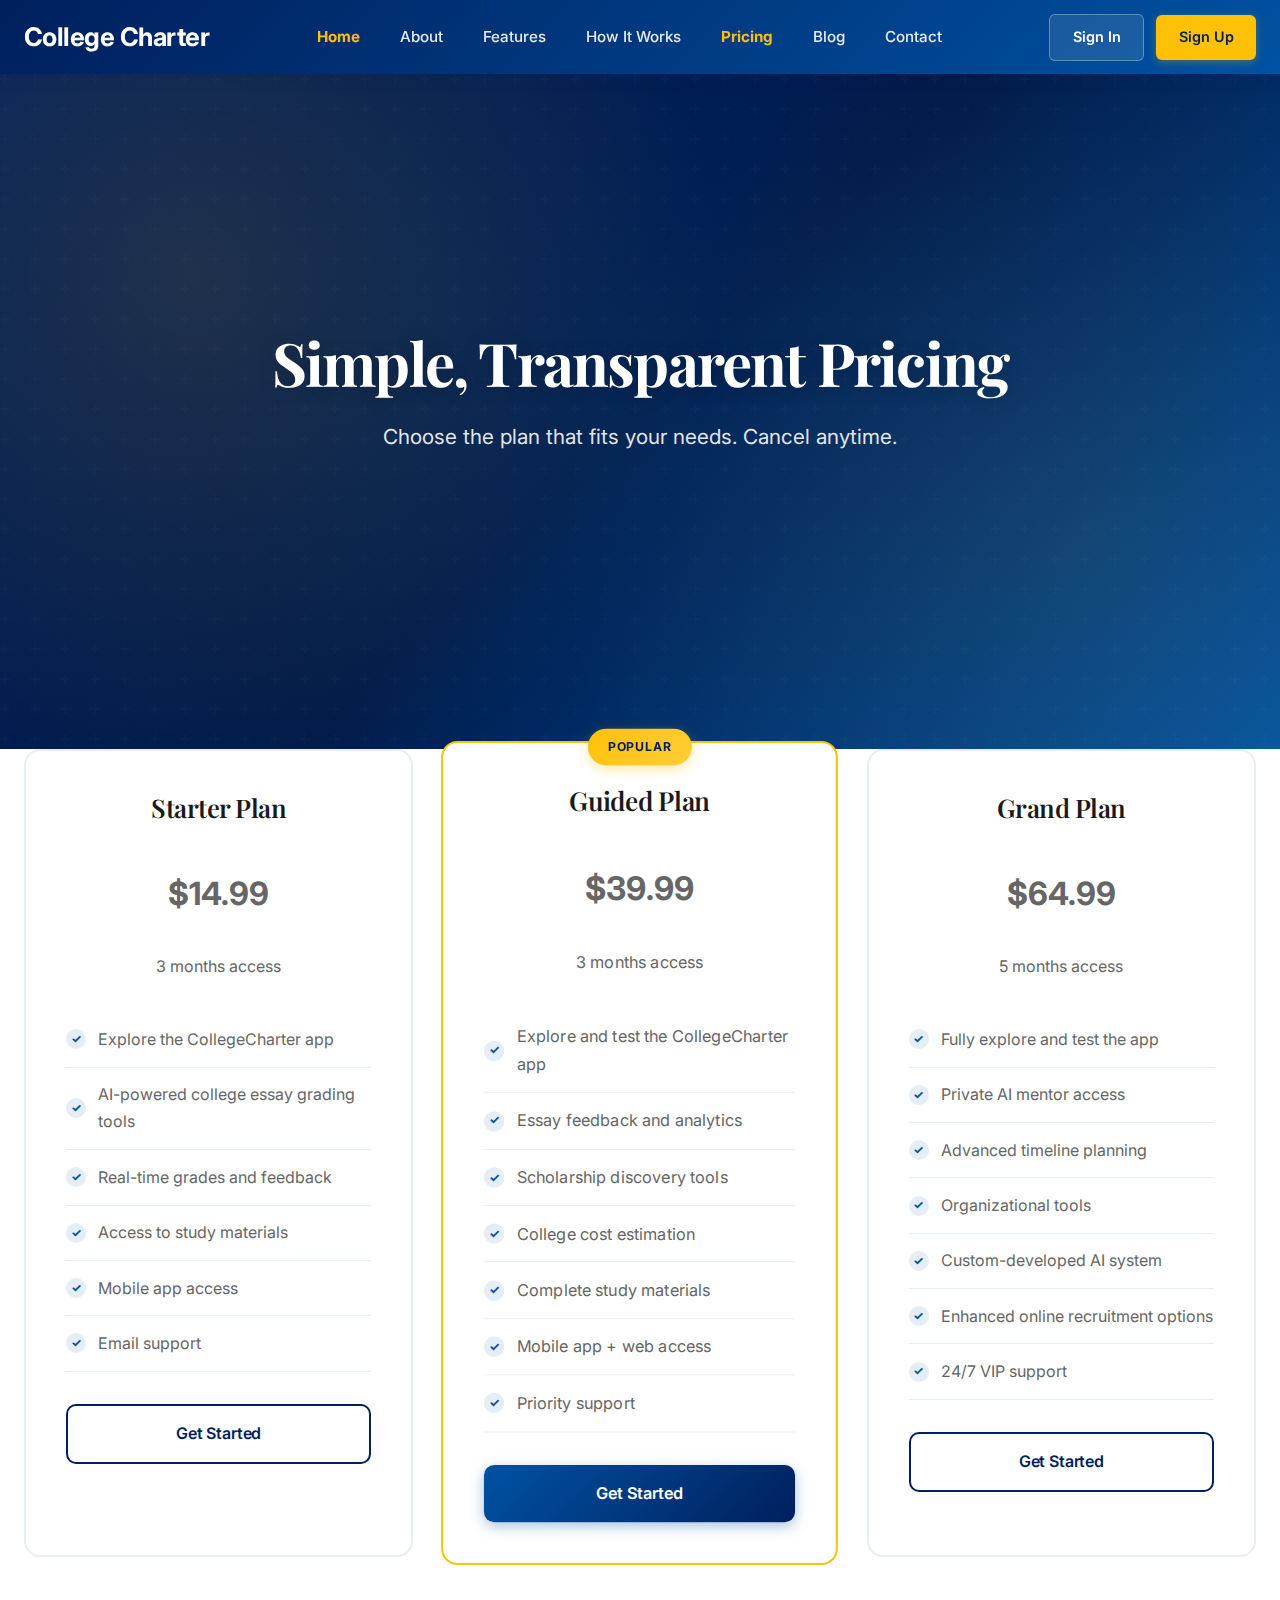
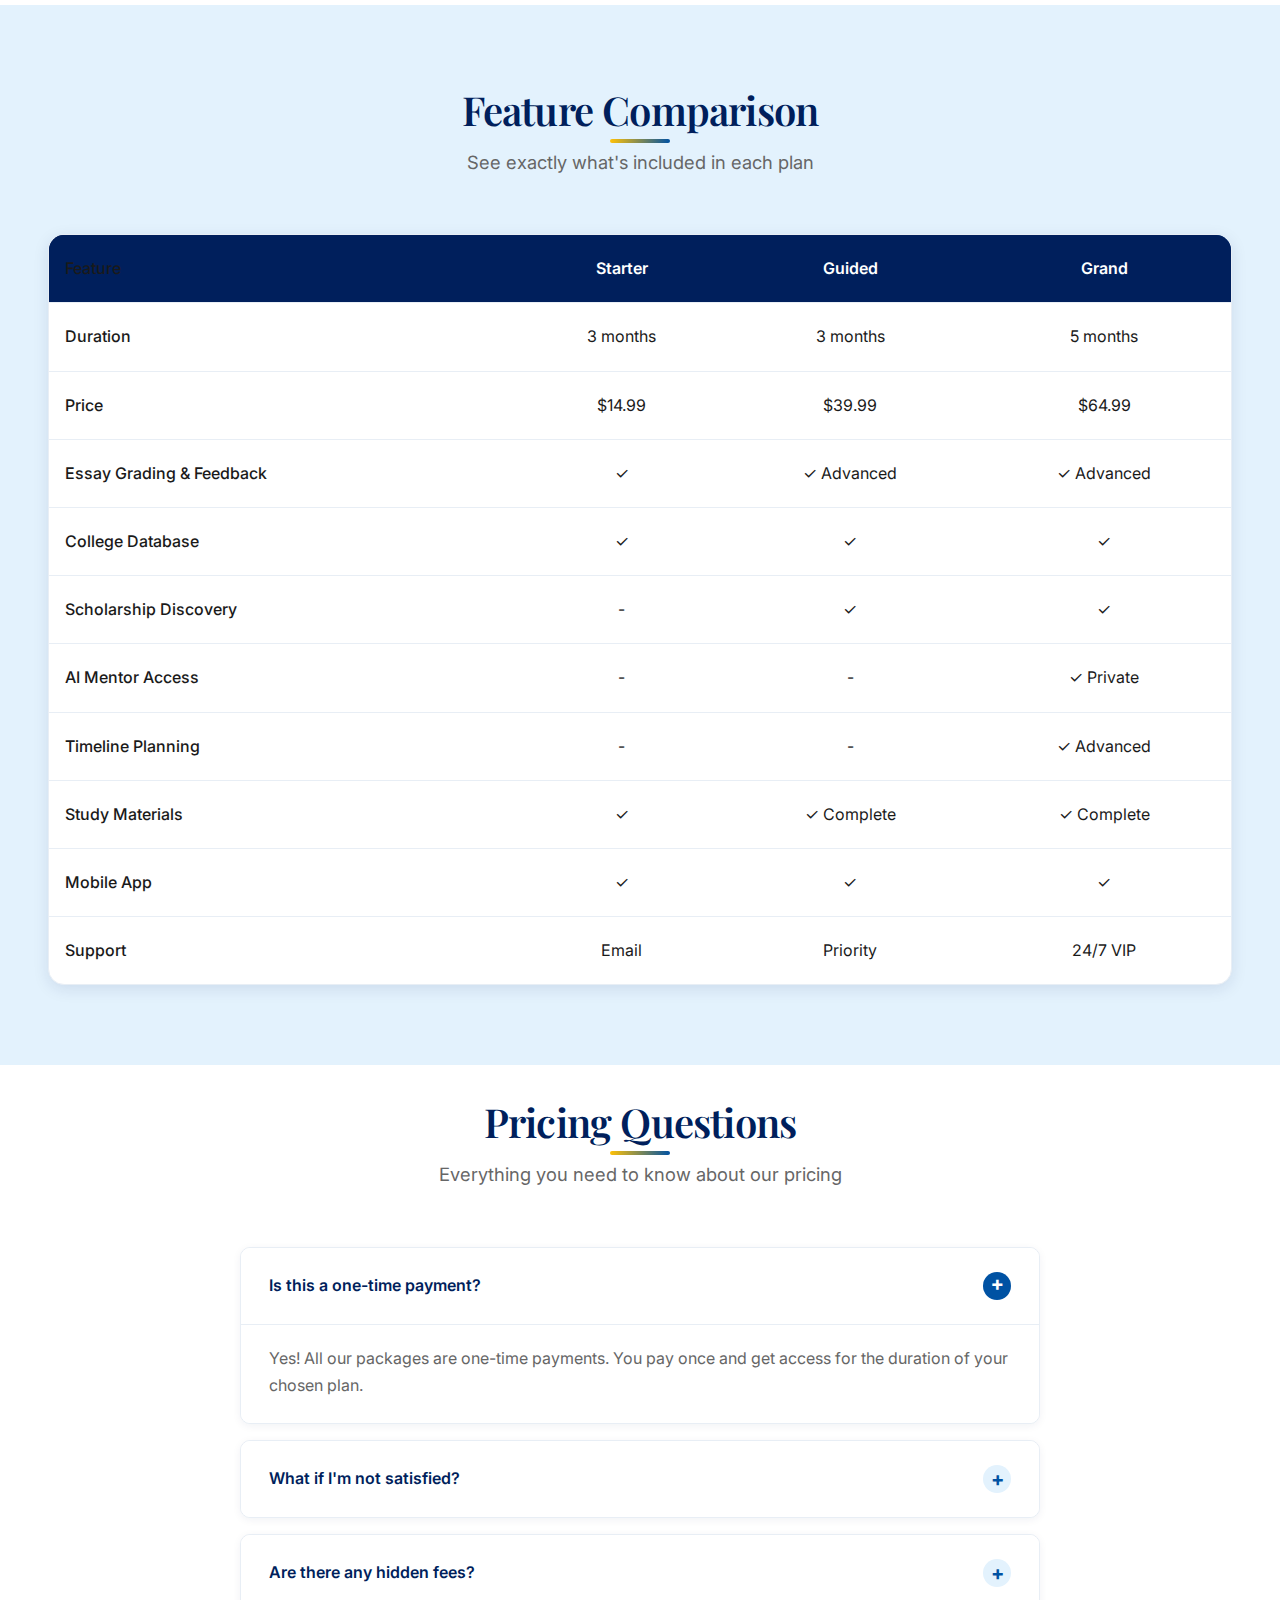
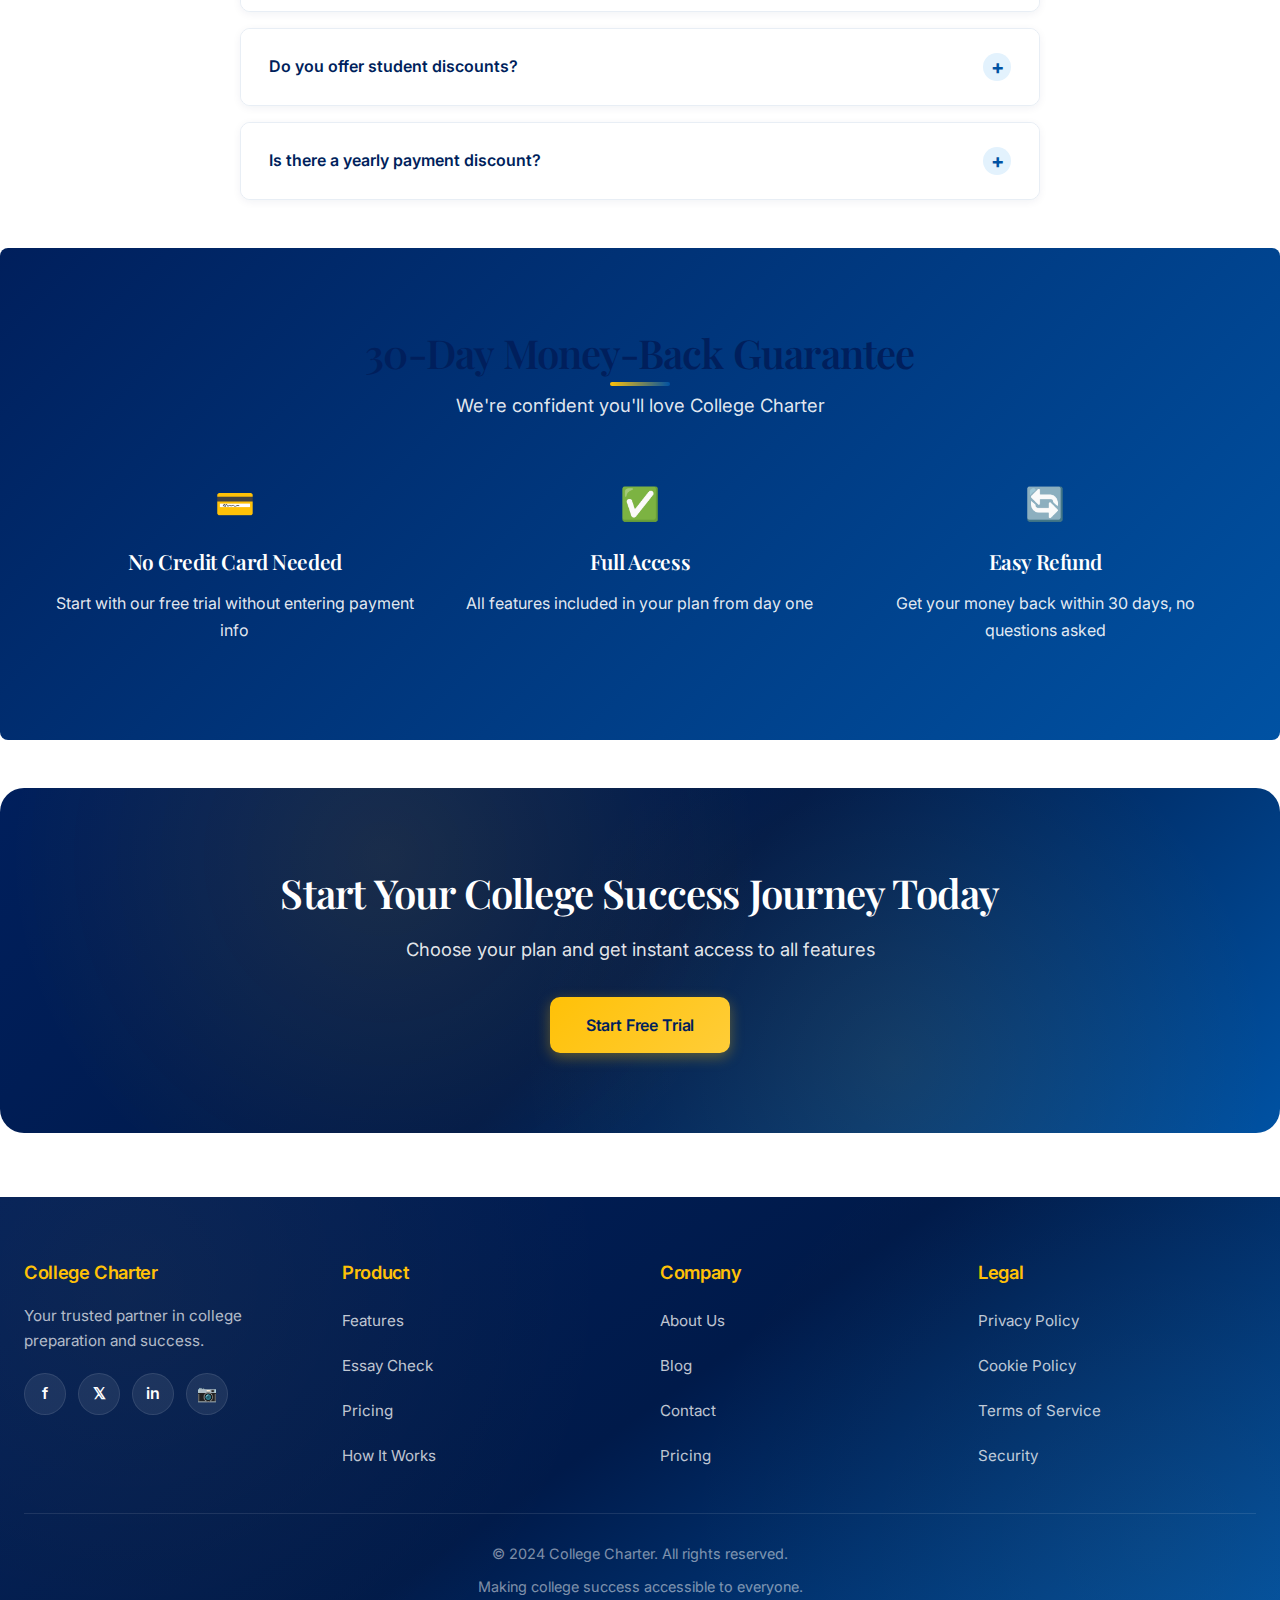
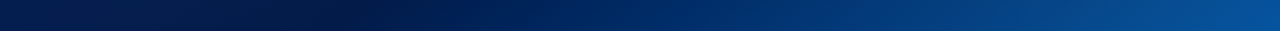
<file: pricing.html>
<!DOCTYPE html>
<html lang="en">
<head>
  <meta charset="UTF-8">
  <meta name="viewport" content="width=device-width, initial-scale=1.0">
  <meta name="description" content="Affordable pricing plans for College Charter">
  <title>Pricing - College Charter</title>
  <link rel="stylesheet" href="style.css">
</head>
<body>
<!-- Skip to main content link for keyboard navigation -->
<a href="#main-content" class="skip-link">Skip to main content</a>
<nav>
  <div class="navbar-container">
    <a href="index.html" class="logo">College Charter</a>
    <ul class="nav-links">
      <li><a href="index.html">Home</a></li>
      <li><a href="about.html">About</a></li>
      <li><a href="features.html">Features</a></li>
      <li><a href="how-it-works.html">How It Works</a></li>
      <li><a href="pricing.html">Pricing</a></li>
      <li><a href="blog.html">Blog</a></li>
      <li><a href="contact.html">Contact</a></li>
    </ul>
    <div class="nav-actions">
      <a href="signin.html" class="btn-signin">Sign In</a>
      <a href="signup.html" class="btn-signup">Sign Up</a>
    </div>
    <div class="hamburger">
      <span></span>
      <span></span>
      <span></span>
    </div>
  </div>
</nav>

<!-- HERO -->
<section class="hero">
  <div class="hero-content">
    <h1>Simple, Transparent Pricing</h1>
    <p>Choose the plan that fits your needs. Cancel anytime.</p>
  </div>
</section>

<!-- PRICING CARDS -->
<section class="container" id="main-content">
  <div class="pricing-grid">
    <!-- STARTER PLAN -->
    <div class="pricing-card">
      <h3>Starter Plan</h3>
      <div class="price">
        <span style="font-size: 2rem; font-weight: bold;">$14.99</span>
      </div>
      <p style="color: var(--text-gray); margin: 1rem 0;">3 months access</p>
      
      <ul class="pricing-features">
        <li>Explore the CollegeCharter app</li>
        <li>AI-powered college essay grading tools</li>
        <li>Real-time grades and feedback</li>
        <li>Access to study materials</li>
        <li>Mobile app access</li>
        <li>Email support</li>
      </ul>

      <a href="checkout.html" class="btn btn-outline" style="width: 100%;">Get Started</a>
    </div>

    <!-- GUIDED PLAN (FEATURED) -->
    <div class="pricing-card featured">
      <h3>Guided Plan</h3>
      <div class="price">
        <span style="font-size: 2rem; font-weight: bold;">$39.99</span>
      </div>
      <p style="color: var(--text-gray); margin: 1rem 0;">3 months access</p>
      
      <ul class="pricing-features">
        <li>Explore and test the CollegeCharter app</li>
        <li>Essay feedback and analytics</li>
        <li>Scholarship discovery tools</li>
        <li>College cost estimation</li>
        <li>Complete study materials</li>
        <li>Mobile app + web access</li>
        <li>Priority support</li>
      </ul>

      <a href="checkout.html" class="btn btn-primary" style="width: 100%;">Get Started</a>
    </div>

    <!-- GRAND PLAN -->
    <div class="pricing-card">
      <h3>Grand Plan</h3>
      <div class="price">
        <span style="font-size: 2rem; font-weight: bold;">$64.99</span>
      </div>
      <p style="color: var(--text-gray); margin: 1rem 0;">5 months access</p>
      
      <ul class="pricing-features">
        <li>Fully explore and test the app</li>
        <li>Private AI mentor access</li>
        <li>Advanced timeline planning</li>
        <li>Organizational tools</li>
        <li>Custom-developed AI system</li>
        <li>Enhanced online recruitment options</li>
        <li>24/7 VIP support</li>
      </ul>

      <a href="checkout.html" class="btn btn-outline" style="width: 100%;">Get Started</a>
    </div>
  </div>
</section>

<!-- COMPARISON TABLE -->
<section style="background: var(--light-bg);">
  <div class="container">
    <div class="section-title">
      <h2>Feature Comparison</h2>
      <p>See exactly what's included in each plan</p>
    </div>

    <table class="comparison-table">
      <thead>
        <tr>
          <th class="feature-name">Feature</th>
          <th>Starter</th>
          <th>Guided</th>
          <th>Grand</th>
        </tr>
      </thead>
      <tbody>
        <tr>
          <td class="feature-name">Duration</td>
          <td>3 months</td>
          <td>3 months</td>
          <td>5 months</td>
        </tr>
        <tr>
          <td class="feature-name">Price</td>
          <td>$14.99</td>
          <td>$39.99</td>
          <td>$64.99</td>
        </tr>
        <tr>
          <td class="feature-name">Essay Grading & Feedback</td>
          <td>✓</td>
          <td>✓ Advanced</td>
          <td>✓ Advanced</td>
        </tr>
        <tr>
          <td class="feature-name">College Database</td>
          <td>✓</td>
          <td>✓</td>
          <td>✓</td>
        </tr>
        <tr>
          <td class="feature-name">Scholarship Discovery</td>
          <td>-</td>
          <td>✓</td>
          <td>✓</td>
        </tr>
        <tr>
          <td class="feature-name">AI Mentor Access</td>
          <td>-</td>
          <td>-</td>
          <td>✓ Private</td>
        </tr>
        <tr>
          <td class="feature-name">Timeline Planning</td>
          <td>-</td>
          <td>-</td>
          <td>✓ Advanced</td>
        </tr>
        <tr>
          <td class="feature-name">Study Materials</td>
          <td>✓</td>
          <td>✓ Complete</td>
          <td>✓ Complete</td>
        </tr>
        <tr>
          <td class="feature-name">Mobile App</td>
          <td>✓</td>
          <td>✓</td>
          <td>✓</td>
        </tr>
        <tr>
          <td class="feature-name">Support</td>
          <td>Email</td>
          <td>Priority</td>
          <td>24/7 VIP</td>
        </tr>
      </tbody>
    </table>
  </div>
</section>

<!-- FAQ -->
<section class="container margin-top">
  <div class="section-title">
    <h2>Pricing Questions</h2>
    <p>Everything you need to know about our pricing</p>
  </div>

  <div style="max-width: 800px; margin: 2rem auto 0;">
    <div class="faq-item active">
      <div class="faq-question">
        <span>Is this a one-time payment?</span>
        <div class="faq-toggle"></div>
      </div>
      <div class="faq-answer">
        <p>Yes! All our packages are one-time payments. You pay once and get access for the duration of your chosen plan.</p>
      </div>
    </div>

    <div class="faq-item">
      <div class="faq-question">
        <span>What if I'm not satisfied?</span>
        <div class="faq-toggle"></div>
      </div>
      <div class="faq-answer">
        <p>We offer a 30-day money-back guarantee for all plans. No questions asked. If you're not happy, we'll refund your payment.</p>
      </div>
    </div>

    <div class="faq-item">
      <div class="faq-question">
        <span>Are there any hidden fees?</span>
        <div class="faq-toggle"></div>
      </div>
      <div class="faq-answer">
        <p>Absolutely not. The price you see is what you pay. No setup fees, no hidden charges, no surprise costs.</p>
      </div>
    </div>

    <div class="faq-item">
      <div class="faq-question">
        <span>Do you offer student discounts?</span>
        <div class="faq-toggle"></div>
      </div>
      <div class="faq-answer">
        <p>Yes! We offer special pricing for students. Contact our team to learn about current student discounts and special offers.</p>
      </div>
    </div>

    <div class="faq-item">
      <div class="faq-question">
        <span>Is there a yearly payment discount?</span>
        <div class="faq-toggle"></div>
      </div>
      <div class="faq-answer">
        <p>Yes! When you choose the yearly plan, you save 20% compared to monthly billing. That's a significant savings!</p>
      </div>
    </div>
  </div>
</section>

<!-- GUARANTEE SECTION -->
<section style="background: linear-gradient(135deg, var(--primary) 0%, var(--secondary) 100%); color: var(--white); border-radius: 8px; margin: 3rem 0;">
  <div class="container">
    <div class="section-title" style="color: var(--white);">
      <h2>30-Day Money-Back Guarantee</h2>
      <p style="color: rgba(255,255,255,0.9);">We're confident you'll love College Charter</p>
    </div>

    <div class="grid grid-3" style="text-align: center;">
      <div>
        <div style="font-size: 2rem; margin-bottom: 1rem;">💳</div>
        <h4 style="color: var(--white);">No Credit Card Needed</h4>
        <p style="color: rgba(255,255,255,0.9);">Start with our free trial without entering payment info</p>
      </div>
      <div>
        <div style="font-size: 2rem; margin-bottom: 1rem;">✅</div>
        <h4 style="color: var(--white);">Full Access</h4>
        <p style="color: rgba(255,255,255,0.9);">All features included in your plan from day one</p>
      </div>
      <div>
        <div style="font-size: 2rem; margin-bottom: 1rem;">🔄</div>
        <h4 style="color: var(--white);">Easy Refund</h4>
        <p style="color: rgba(255,255,255,0.9);">Get your money back within 30 days, no questions asked</p>
      </div>
    </div>
  </div>
</section>

<!-- CTA -->
<section class="cta-section container margin-top">
  <h2>Start Your College Success Journey Today</h2>
  <p>Choose your plan and get instant access to all features</p>
  <a href="signup.html" class="btn btn-accent">Start Free Trial</a>
</section>

<!-- FOOTER -->
<footer>
  <div class="footer-container">
    <div class="footer-grid">
      <div class="footer-section">
        <h4>College Charter</h4>
        <p>Your trusted partner in college preparation and success.</p>
        <div class="social-links">
          <a href="#" title="Facebook" aria-label="Facebook">f</a>
          <a href="#" title="Twitter" aria-label="Twitter">𝕏</a>
          <a href="#" title="LinkedIn" aria-label="LinkedIn">in</a>
          <a href="#" title="Instagram" aria-label="Instagram">📷</a>
        </div>
      </div>

      <div class="footer-section">
        <h4>Product</h4>
        <ul>
          <li><a href="features.html">Features</a></li>
          <li><a href="essay-check.html">Essay Check</a></li>
          <li><a href="pricing.html">Pricing</a></li>
          <li><a href="how-it-works.html">How It Works</a></li>
        </ul>
      </div>

      <div class="footer-section">
        <h4>Company</h4>
        <ul>
          <li><a href="about.html">About Us</a></li>
          <li><a href="blog.html">Blog</a></li>
          <li><a href="contact.html">Contact</a></li>
          <li><a href="pricing.html">Pricing</a></li>
        </ul>
      </div>

      <div class="footer-section">
        <h4>Legal</h4>
        <ul>
          <li><a href="privacy.html">Privacy Policy</a></li>
          <li><a href="cookies.html">Cookie Policy</a></li>
          <li><a href="#">Terms of Service</a></li>
          <li><a href="#">Security</a></li>
        </ul>
      </div>
    </div>

    <div class="footer-bottom">
      <p>&copy; 2024 College Charter. All rights reserved.</p>
      <p>Making college success accessible to everyone.</p>
    </div>
  </div>
</footer>

<script src="main.js"></script>
</body>
</html>
</file>
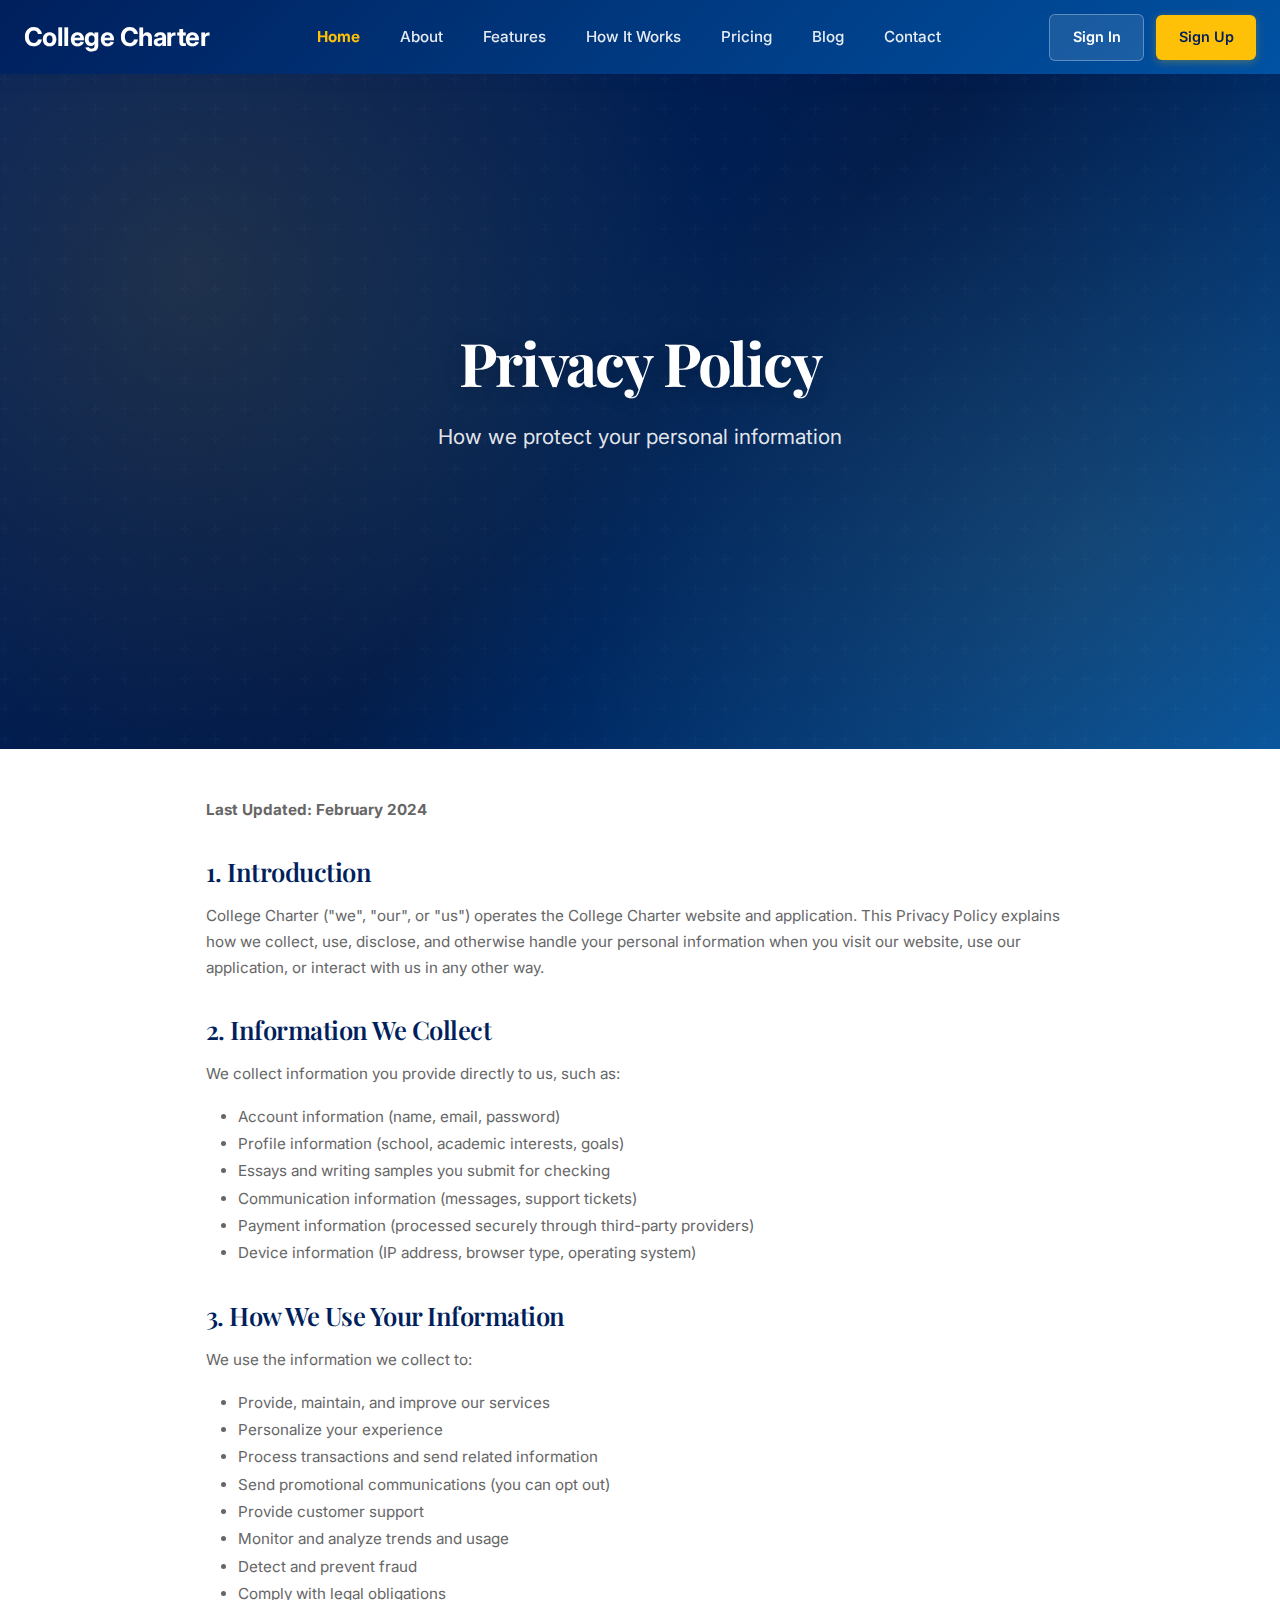
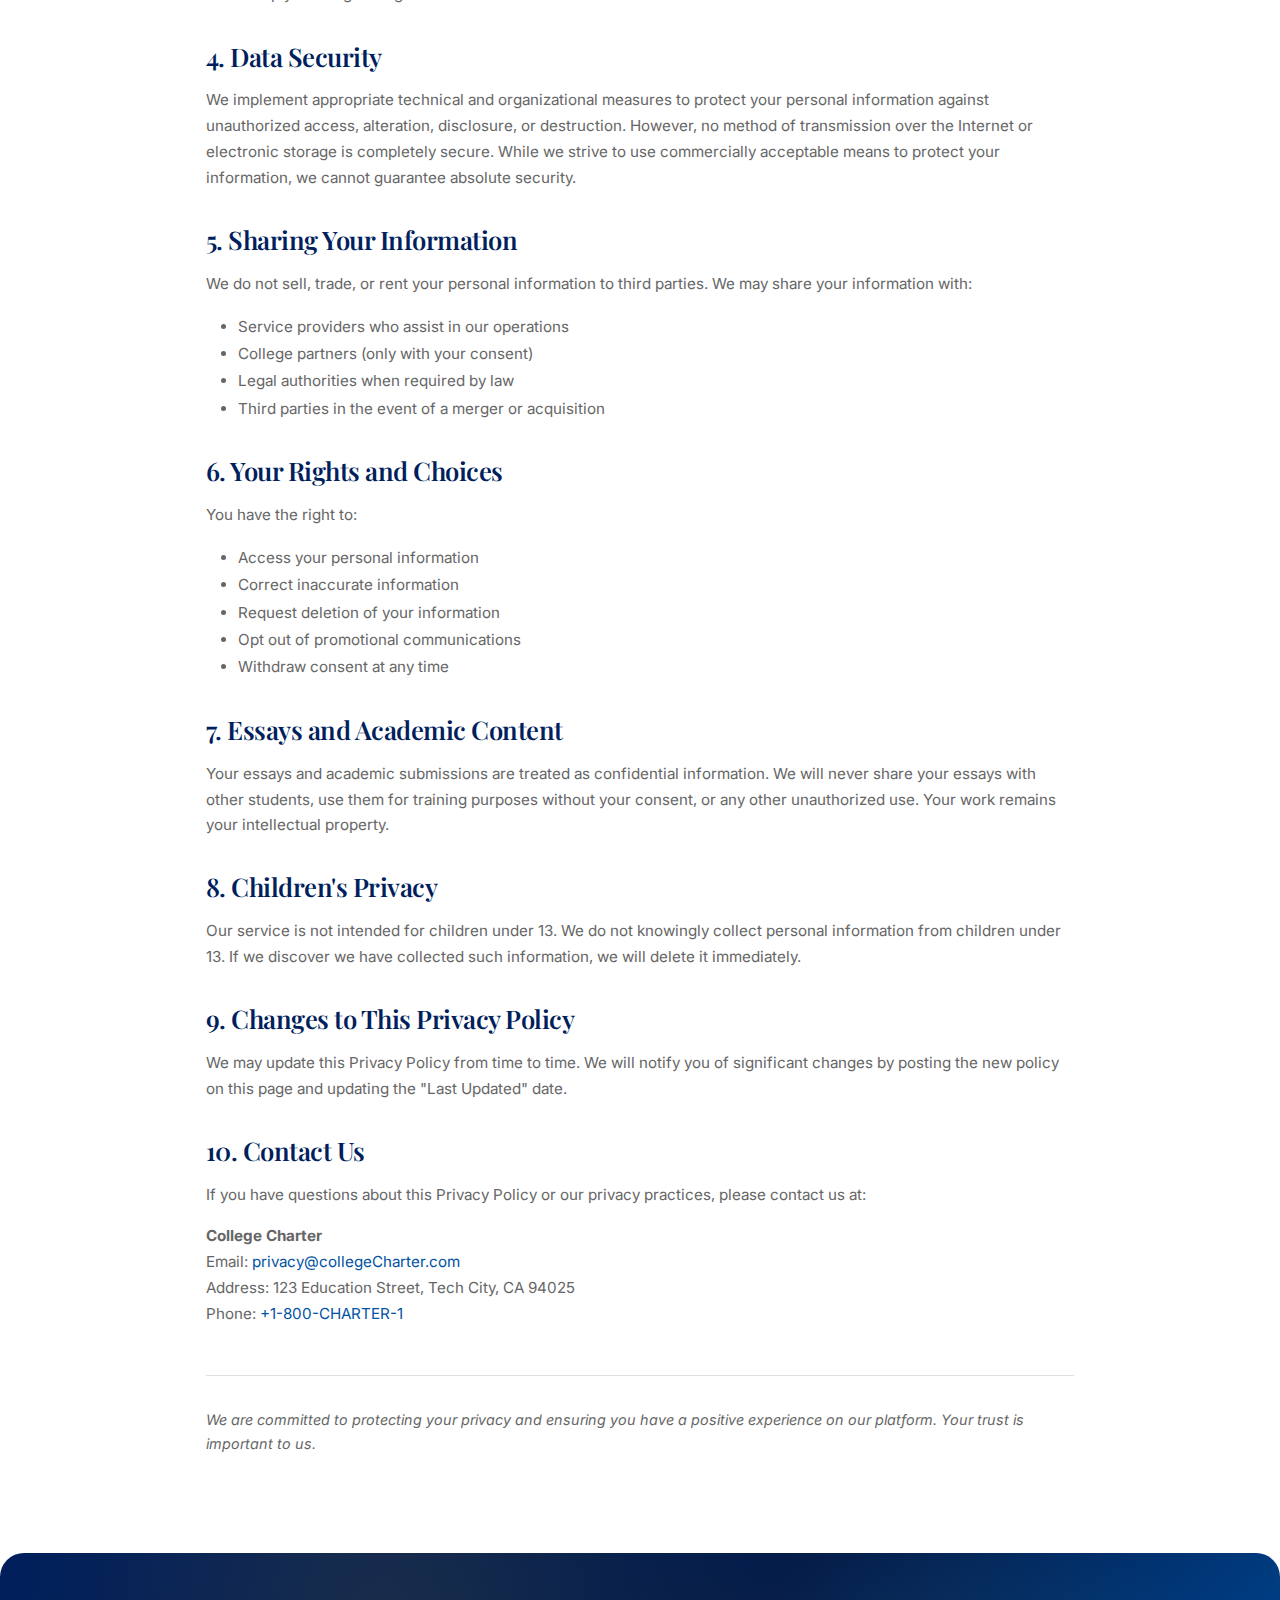
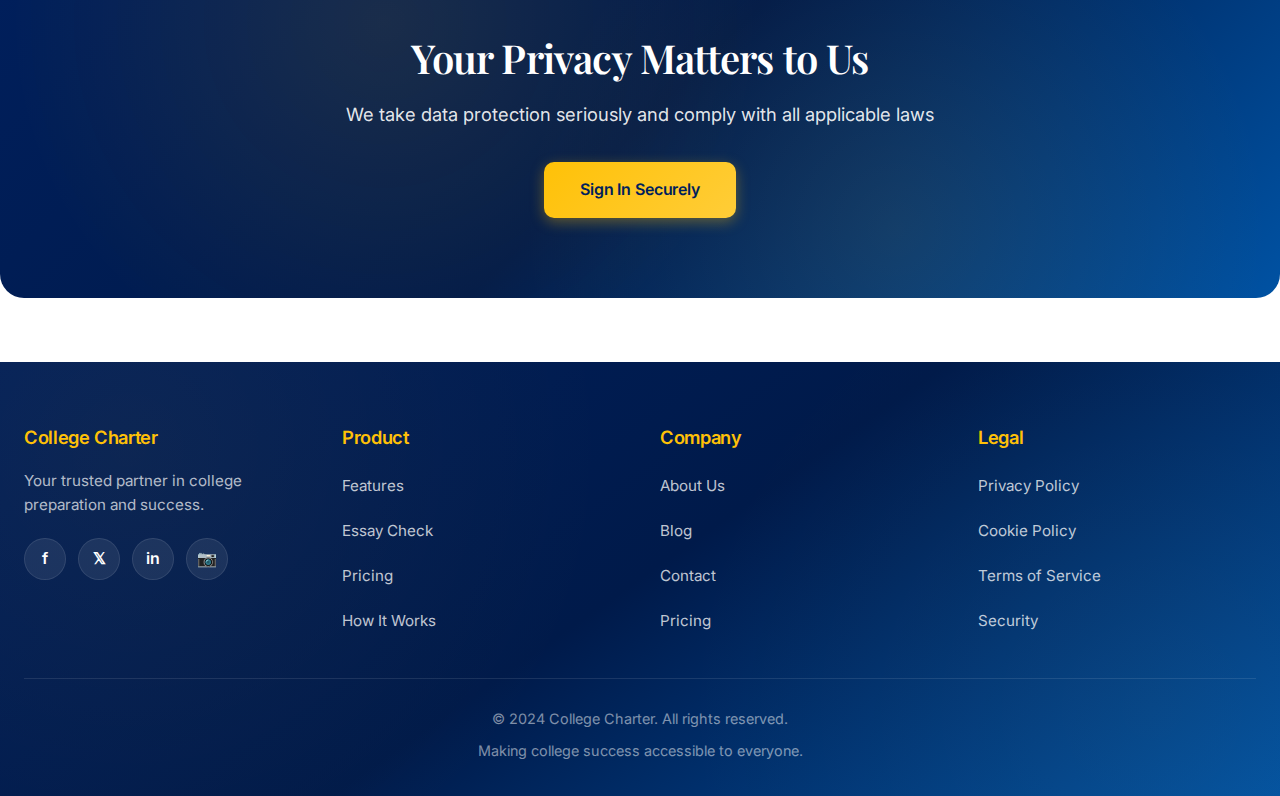
<file: privacy.html>
<!DOCTYPE html>
<html lang="en">
<head>
  <meta charset="UTF-8">
  <meta name="viewport" content="width=device-width, initial-scale=1.0">
  <meta name="description" content="Privacy Policy for College Charter">
  <title>Privacy Policy - College Charter</title>
  <link rel="stylesheet" href="style.css">
</head>
<body>
<!-- Skip to main content link for keyboard navigation -->
<a href="#main-content" class="skip-link">Skip to main content</a>
<nav>
  <div class="navbar-container">
    <a href="index.html" class="logo">College Charter</a>
    <ul class="nav-links">
      <li><a href="index.html">Home</a></li>
      <li><a href="about.html">About</a></li>
      <li><a href="features.html">Features</a></li>
      <li><a href="how-it-works.html">How It Works</a></li>
      <li><a href="pricing.html">Pricing</a></li>
      <li><a href="blog.html">Blog</a></li>
      <li><a href="contact.html">Contact</a></li>
    </ul>
    <div class="nav-actions">
      <a href="signin.html" class="btn-signin">Sign In</a>
      <a href="signup.html" class="btn-signup">Sign Up</a>
    </div>
    <div class="hamburger">
      <span></span>
      <span></span>
      <span></span>
    </div>
  </div>
</nav>

<!-- HERO -->
<section class="hero">
  <div class="hero-content">
    <h1>Privacy Policy</h1>
    <p>How we protect your personal information</p>
  </div>
</section>

<!-- PRIVACY POLICY CONTENT -->
<section class="container" id="main-content" style="padding: 3rem 1rem; max-width: 900px;">
  <div style="font-size: 0.95rem; line-height: 1.8; color: var(--text-gray);">
    <p><strong>Last Updated: February 2024</strong></p>

    <h3 style="margin-top: 2rem; color: var(--primary);">1. Introduction</h3>
    <p>College Charter ("we", "our", or "us") operates the College Charter website and application. This Privacy Policy explains how we collect, use, disclose, and otherwise handle your personal information when you visit our website, use our application, or interact with us in any other way.</p>

    <h3 style="margin-top: 2rem; color: var(--primary);">2. Information We Collect</h3>
    <p>We collect information you provide directly to us, such as:</p>
    <ul style="margin: 1rem 0; padding-left: 2rem;">
      <li>Account information (name, email, password)</li>
      <li>Profile information (school, academic interests, goals)</li>
      <li>Essays and writing samples you submit for checking</li>
      <li>Communication information (messages, support tickets)</li>
      <li>Payment information (processed securely through third-party providers)</li>
      <li>Device information (IP address, browser type, operating system)</li>
    </ul>

    <h3 style="margin-top: 2rem; color: var(--primary);">3. How We Use Your Information</h3>
    <p>We use the information we collect to:</p>
    <ul style="margin: 1rem 0; padding-left: 2rem;">
      <li>Provide, maintain, and improve our services</li>
      <li>Personalize your experience</li>
      <li>Process transactions and send related information</li>
      <li>Send promotional communications (you can opt out)</li>
      <li>Provide customer support</li>
      <li>Monitor and analyze trends and usage</li>
      <li>Detect and prevent fraud</li>
      <li>Comply with legal obligations</li>
    </ul>

    <h3 style="margin-top: 2rem; color: var(--primary);">4. Data Security</h3>
    <p>We implement appropriate technical and organizational measures to protect your personal information against unauthorized access, alteration, disclosure, or destruction. However, no method of transmission over the Internet or electronic storage is completely secure. While we strive to use commercially acceptable means to protect your information, we cannot guarantee absolute security.</p>

    <h3 style="margin-top: 2rem; color: var(--primary);">5. Sharing Your Information</h3>
    <p>We do not sell, trade, or rent your personal information to third parties. We may share your information with:</p>
    <ul style="margin: 1rem 0; padding-left: 2rem;">
      <li>Service providers who assist in our operations</li>
      <li>College partners (only with your consent)</li>
      <li>Legal authorities when required by law</li>
      <li>Third parties in the event of a merger or acquisition</li>
    </ul>

    <h3 style="margin-top: 2rem; color: var(--primary);">6. Your Rights and Choices</h3>
    <p>You have the right to:</p>
    <ul style="margin: 1rem 0; padding-left: 2rem;">
      <li>Access your personal information</li>
      <li>Correct inaccurate information</li>
      <li>Request deletion of your information</li>
      <li>Opt out of promotional communications</li>
      <li>Withdraw consent at any time</li>
    </ul>

    <h3 style="margin-top: 2rem; color: var(--primary);">7. Essays and Academic Content</h3>
    <p>Your essays and academic submissions are treated as confidential information. We will never share your essays with other students, use them for training purposes without your consent, or any other unauthorized use. Your work remains your intellectual property.</p>

    <h3 style="margin-top: 2rem; color: var(--primary);">8. Children's Privacy</h3>
    <p>Our service is not intended for children under 13. We do not knowingly collect personal information from children under 13. If we discover we have collected such information, we will delete it immediately.</p>

    <h3 style="margin-top: 2rem; color: var(--primary);">9. Changes to This Privacy Policy</h3>
    <p>We may update this Privacy Policy from time to time. We will notify you of significant changes by posting the new policy on this page and updating the "Last Updated" date.</p>

    <h3 style="margin-top: 2rem; color: var(--primary);">10. Contact Us</h3>
    <p>If you have questions about this Privacy Policy or our privacy practices, please contact us at:</p>
    <p>
      <strong>College Charter</strong><br>
      Email: <a href="mailto:privacy@collegeCharter.com">privacy@collegeCharter.com</a><br>
      Address: 123 Education Street, Tech City, CA 94025<br>
      Phone: <a href="tel:+1-800-CHARTER-1">+1-800-CHARTER-1</a>
    </p>

    <p style="margin-top: 3rem; padding-top: 2rem; border-top: 1px solid var(--border-light); font-size: 0.9rem;"><em>We are committed to protecting your privacy and ensuring you have a positive experience on our platform. Your trust is important to us.</em></p>
  </div>
</section>

<!-- CTA SECTION -->
<section class="cta-section container margin-top">
  <h2>Your Privacy Matters to Us</h2>
  <p>We take data protection seriously and comply with all applicable laws</p>
  <a href="signin.html" class="btn btn-accent">Sign In Securely</a>
</section>

<!-- FOOTER -->
<footer>
  <div class="footer-container">
    <div class="footer-grid">
      <div class="footer-section">
        <h4>College Charter</h4>
        <p>Your trusted partner in college preparation and success.</p>
        <div class="social-links">
          <a href="#" title="Facebook" aria-label="Facebook">f</a>
          <a href="#" title="Twitter" aria-label="Twitter">𝕏</a>
          <a href="#" title="LinkedIn" aria-label="LinkedIn">in</a>
          <a href="#" title="Instagram" aria-label="Instagram">📷</a>
        </div>
      </div>

      <div class="footer-section">
        <h4>Product</h4>
        <ul>
          <li><a href="features.html">Features</a></li>
          <li><a href="essay-check.html">Essay Check</a></li>
          <li><a href="pricing.html">Pricing</a></li>
          <li><a href="how-it-works.html">How It Works</a></li>
        </ul>
      </div>

      <div class="footer-section">
        <h4>Company</h4>
        <ul>
          <li><a href="about.html">About Us</a></li>
          <li><a href="blog.html">Blog</a></li>
          <li><a href="contact.html">Contact</a></li>
          <li><a href="pricing.html">Pricing</a></li>
        </ul>
      </div>

      <div class="footer-section">
        <h4>Legal</h4>
        <ul>
          <li><a href="privacy.html">Privacy Policy</a></li>
          <li><a href="cookies.html">Cookie Policy</a></li>
          <li><a href="#">Terms of Service</a></li>
          <li><a href="#">Security</a></li>
        </ul>
      </div>
    </div>

    <div class="footer-bottom">
      <p>&copy; 2024 College Charter. All rights reserved.</p>
      <p>Making college success accessible to everyone.</p>
    </div>
  </div>
</footer>

<script src="main.js"></script>
</body>
</html>
</file>
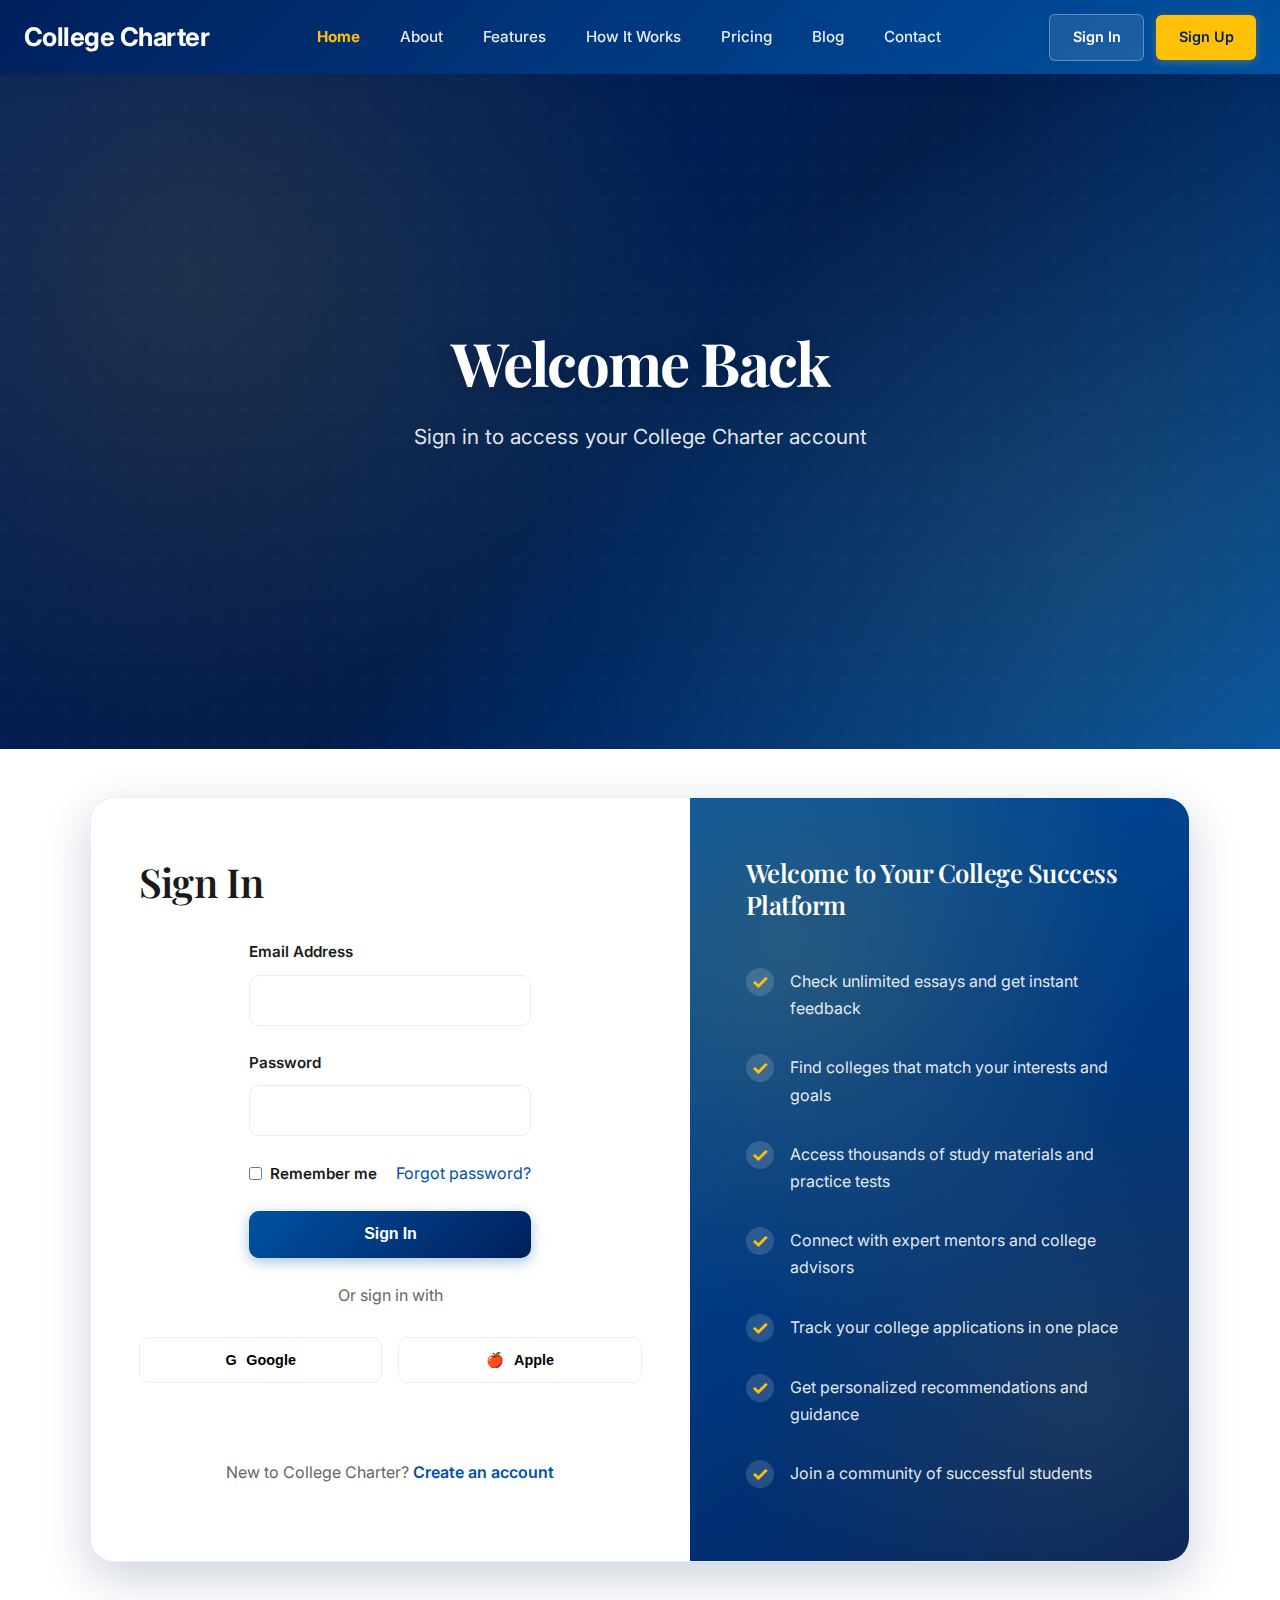
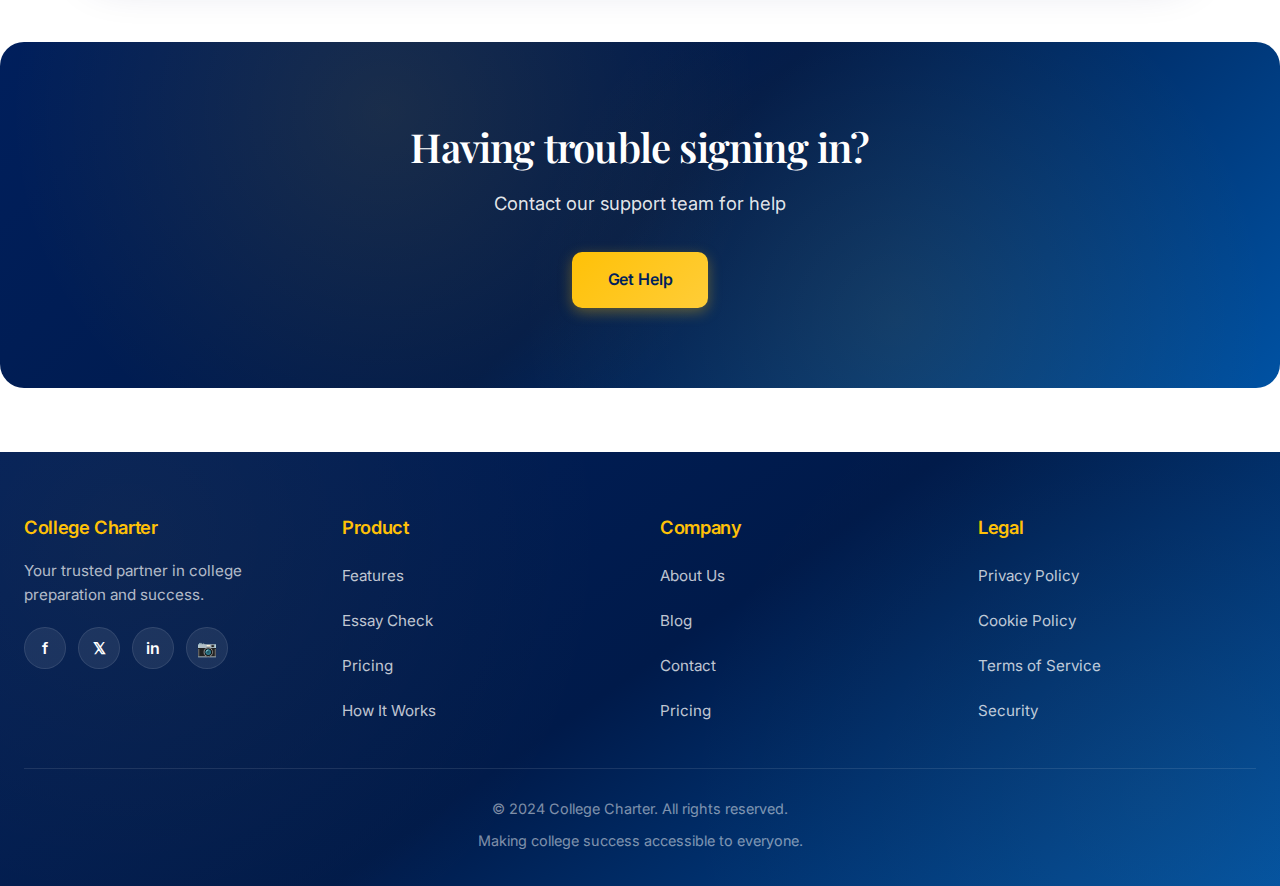
<file: signin.html>
<!DOCTYPE html>
<html lang="en">
<head>
  <meta charset="UTF-8">
  <meta name="viewport" content="width=device-width, initial-scale=1.0">
  <meta name="description" content="Sign in to College Charter">
  <title>Sign In - College Charter</title>
  <link rel="stylesheet" href="style.css">
</head>
<body>
<!-- Skip to main content link for keyboard navigation -->
<a href="#main-content" class="skip-link">Skip to main content</a>
<nav>
  <div class="navbar-container">
    <a href="index.html" class="logo">College Charter</a>
    <ul class="nav-links">
      <li><a href="index.html">Home</a></li>
      <li><a href="about.html">About</a></li>
      <li><a href="features.html">Features</a></li>
      <li><a href="how-it-works.html">How It Works</a></li>
      <li><a href="pricing.html">Pricing</a></li>
      <li><a href="blog.html">Blog</a></li>
      <li><a href="contact.html">Contact</a></li>
    </ul>
    <div class="nav-actions">
      <a href="signin.html" class="btn-signin">Sign In</a>
      <a href="signup.html" class="btn-signup">Sign Up</a>
    </div>
    <div class="hamburger">
      <span></span>
      <span></span>
      <span></span>
    </div>
  </div>
</nav>

<!-- HERO -->
<section class="hero">
  <div class="hero-content">
    <h1>Welcome Back</h1>
    <p>Sign in to access your College Charter account</p>
  </div>
</section>

<!-- AUTH CONTAINER -->
<section class="container" id="main-content" style="padding: 3rem 1rem;">
  <div class="auth-container">
    <!-- SIGN IN FORM -->
    <div class="auth-form-side">
      <h2 style="margin-bottom: 2rem;">Sign In</h2>
      
      <form id="signin-form">
        <div class="form-group">
          <label for="signin-email">Email Address</label>
          <input type="email" id="signin-email" name="email" required>
        </div>

        <div class="form-group">
          <label for="signin-password">Password</label>
          <input type="password" id="signin-password" name="password" required>
        </div>

        <div style="display: flex; justify-content: space-between; align-items: center; margin-bottom: 1.5rem;">
          <label style="display: flex; align-items: center; margin: 0;">
            <input type="checkbox" id="remember-checkbox" name="remember" style="width: auto; margin-right: 0.5rem;">
            <span style="margin: 0;">Remember me</span>
          </label>
          <a href="#" style="color: var(--secondary); text-decoration: none;">Forgot password?</a>
        </div>

        <button type="submit" class="btn btn-primary" style="width: 100%; margin-bottom: 1.5rem;">Sign In</button>
      </form>

      <!-- SOCIAL LOGIN -->
      <div style="margin-bottom: 1.5rem;">
        <p style="text-align: center; color: var(--text-gray); margin-bottom: 1rem;">Or sign in with</p>
        <div class="social-login">
          <button class="social-btn" data-provider="google" aria-label="Sign in with Google">
            <span style="font-weight: 700;">G</span> Google
          </button>
          <button class="social-btn" data-provider="apple" aria-label="Sign in with Apple">
            <span style="font-weight: 700;">🍎</span> Apple
          </button>
        </div>
      </div>

      <!-- AUTH LINK -->
      <div class="auth-link">
        <p>New to College Charter? <a href="signup.html">Create an account</a></p>
      </div>
    </div>

    <!-- BENEFITS SECTION -->
    <div class="auth-benefits">
      <h3>Welcome to Your College Success Platform</h3>
      <ul class="benefit-list">
        <li>
          <span>Check unlimited essays and get instant feedback</span>
        </li>
        <li>
          <span>Find colleges that match your interests and goals</span>
        </li>
        <li>
          <span>Access thousands of study materials and practice tests</span>
        </li>
        <li>
          <span>Connect with expert mentors and college advisors</span>
        </li>
        <li>
          <span>Track your college applications in one place</span>
        </li>
        <li>
          <span>Get personalized recommendations and guidance</span>
        </li>
        <li>
          <span>Join a community of successful students</span>
        </li>
      </ul>
    </div>
  </div>
</section>

<!-- CTA SECTION -->
<section class="cta-section container margin-top">
  <h2>Having trouble signing in?</h2>
  <p>Contact our support team for help</p>
  <a href="contact.html" class="btn btn-accent">Get Help</a>
</section>

<!-- FOOTER -->
<footer>
  <div class="footer-container">
    <div class="footer-grid">
      <div class="footer-section">
        <h4>College Charter</h4>
        <p>Your trusted partner in college preparation and success.</p>
        <div class="social-links">
          <a href="#" title="Facebook" aria-label="Facebook">f</a>
          <a href="#" title="Twitter" aria-label="Twitter">𝕏</a>
          <a href="#" title="LinkedIn" aria-label="LinkedIn">in</a>
          <a href="#" title="Instagram" aria-label="Instagram">📷</a>
        </div>
      </div>

      <div class="footer-section">
        <h4>Product</h4>
        <ul>
          <li><a href="features.html">Features</a></li>
          <li><a href="essay-check.html">Essay Check</a></li>
          <li><a href="pricing.html">Pricing</a></li>
          <li><a href="how-it-works.html">How It Works</a></li>
        </ul>
      </div>

      <div class="footer-section">
        <h4>Company</h4>
        <ul>
          <li><a href="about.html">About Us</a></li>
          <li><a href="blog.html">Blog</a></li>
          <li><a href="contact.html">Contact</a></li>
          <li><a href="pricing.html">Pricing</a></li>
        </ul>
      </div>

      <div class="footer-section">
        <h4>Legal</h4>
        <ul>
          <li><a href="privacy.html">Privacy Policy</a></li>
          <li><a href="cookies.html">Cookie Policy</a></li>
          <li><a href="#">Terms of Service</a></li>
          <li><a href="#">Security</a></li>
        </ul>
      </div>
    </div>

    <div class="footer-bottom">
      <p>&copy; 2024 College Charter. All rights reserved.</p>
      <p>Making college success accessible to everyone.</p>
    </div>
  </div>
</footer>

<script src="main.js"></script>
</body>
</html>
</file>
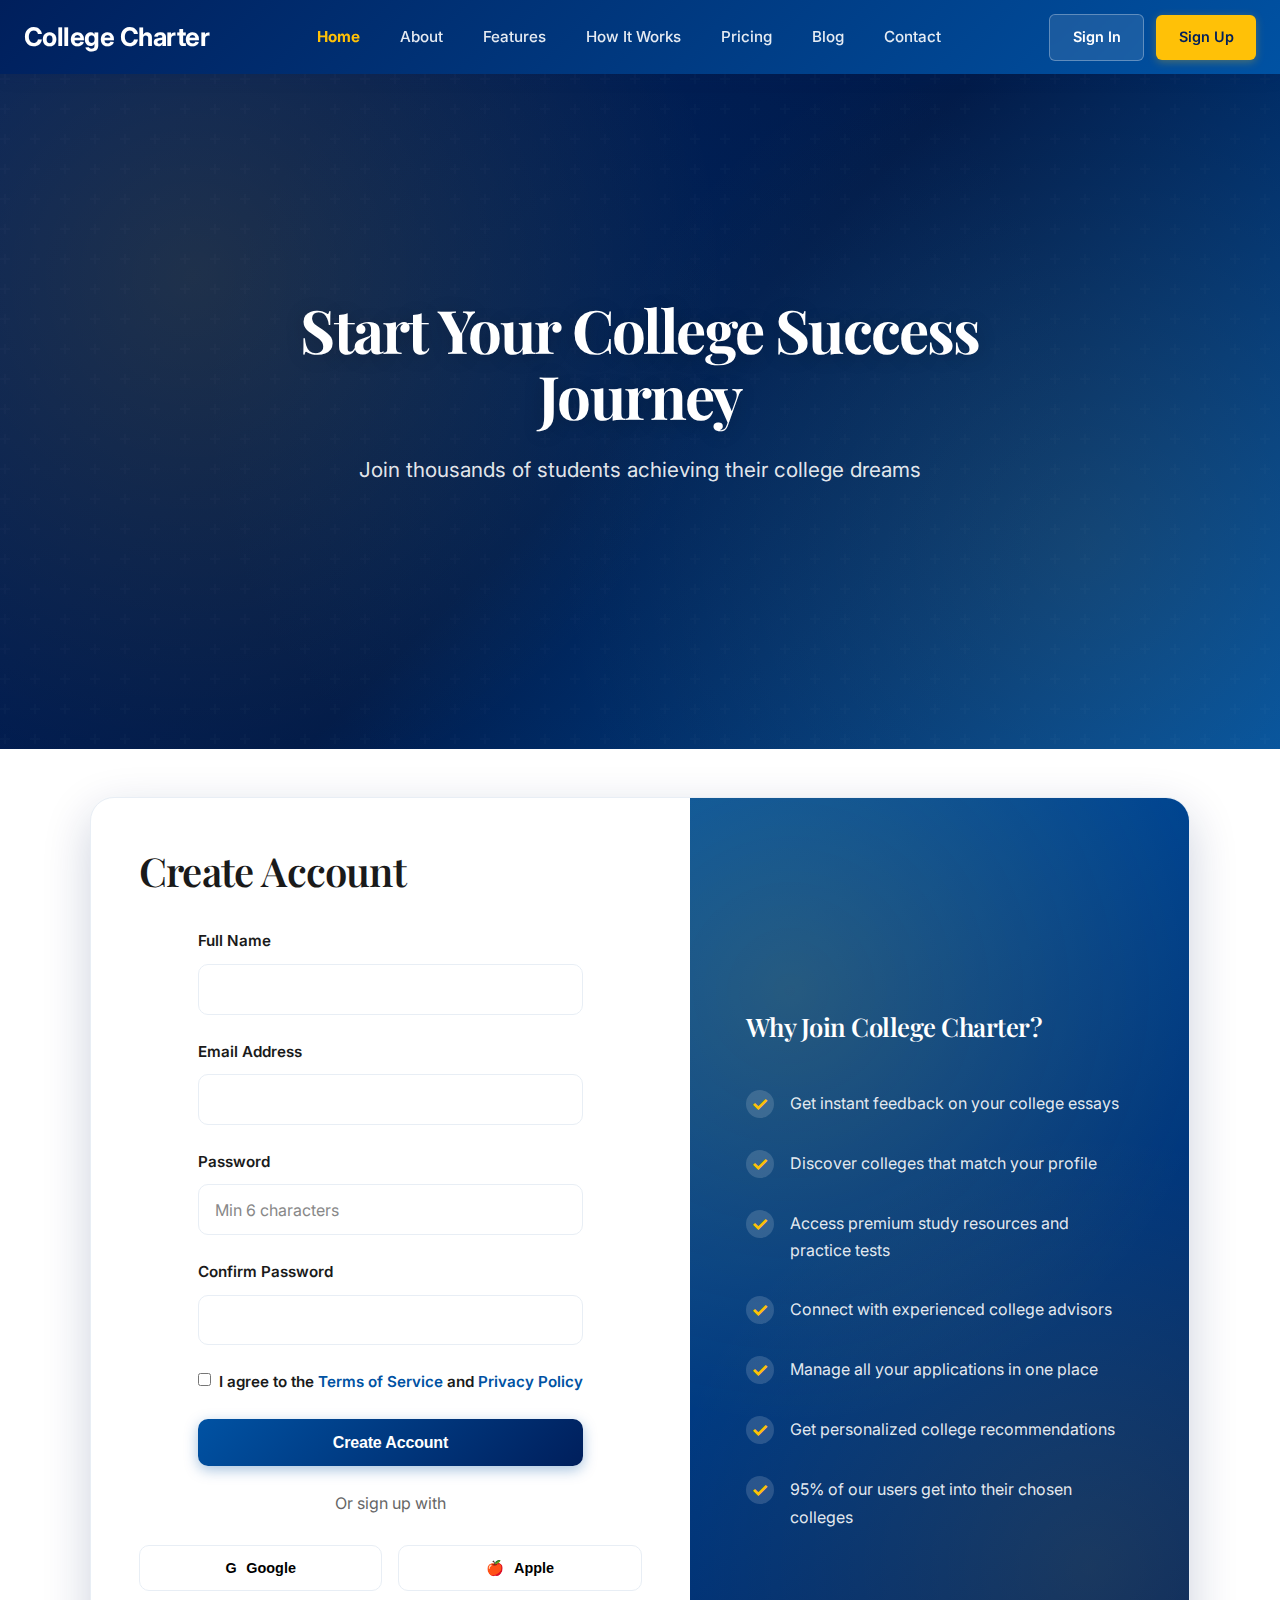
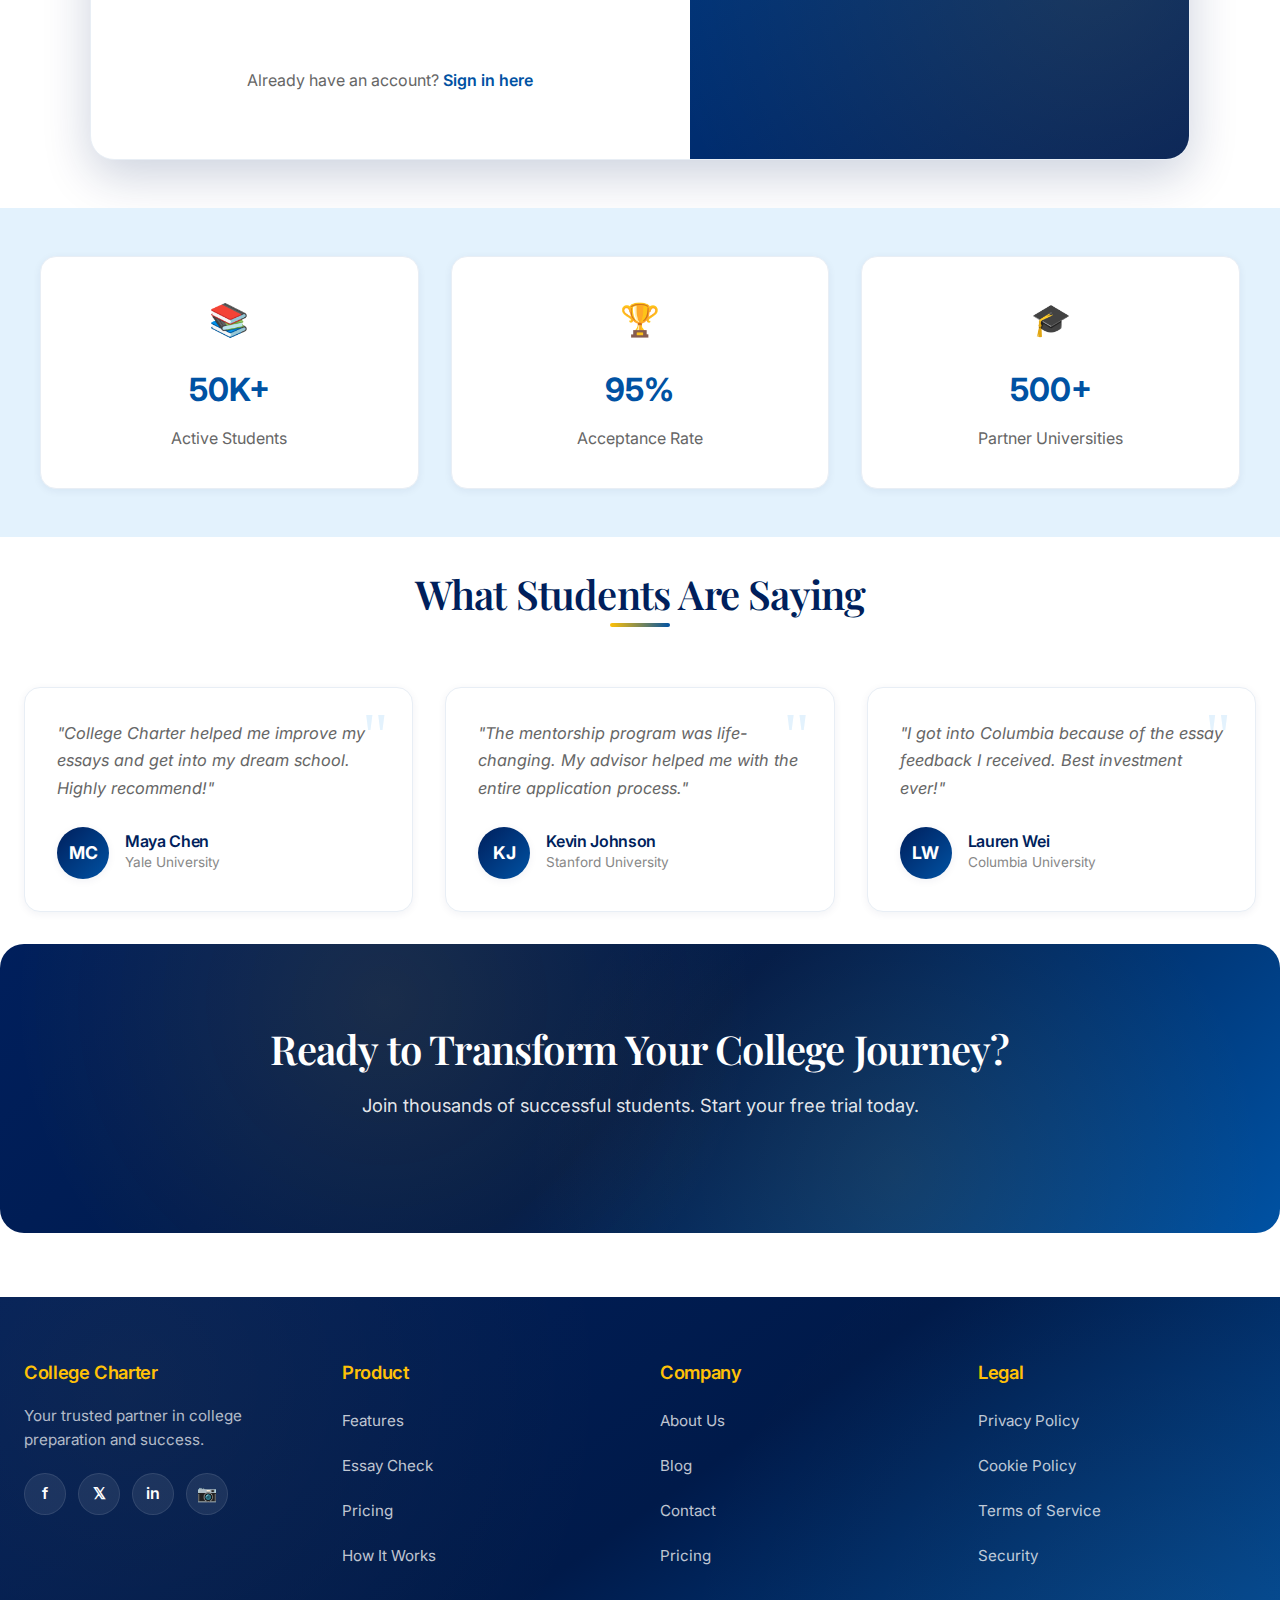
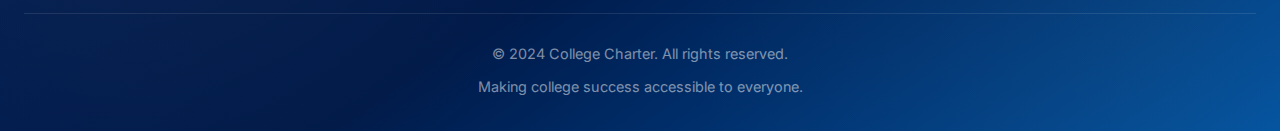
<file: signup.html>
<!DOCTYPE html>
<html lang="en">
<head>
  <meta charset="UTF-8">
  <meta name="viewport" content="width=device-width, initial-scale=1.0">
  <meta name="description" content="Create your College Charter account">
  <title>Sign Up - College Charter</title>
  <link rel="stylesheet" href="style.css">
</head>
<body>
<!-- Skip to main content link for keyboard navigation -->
<a href="#main-content" class="skip-link">Skip to main content</a>
<nav>
  <div class="navbar-container">
    <a href="index.html" class="logo">College Charter</a>
    <ul class="nav-links">
      <li><a href="index.html">Home</a></li>
      <li><a href="about.html">About</a></li>
      <li><a href="features.html">Features</a></li>
      <li><a href="how-it-works.html">How It Works</a></li>
      <li><a href="pricing.html">Pricing</a></li>
      <li><a href="blog.html">Blog</a></li>
      <li><a href="contact.html">Contact</a></li>
    </ul>
    <div class="nav-actions">
      <a href="signin.html" class="btn-signin">Sign In</a>
      <a href="signup.html" class="btn-signup">Sign Up</a>
    </div>
    <div class="hamburger">
      <span></span>
      <span></span>
      <span></span>
    </div>
  </div>
</nav>

<!-- HERO -->
<section class="hero">
  <div class="hero-content">
    <h1>Start Your College Success Journey</h1>
    <p>Join thousands of students achieving their college dreams</p>
  </div>
</section>

<!-- AUTH CONTAINER -->
<section class="container" id="main-content" style="padding: 3rem 1rem;">
  <div class="auth-container">
    <!-- SIGN UP FORM -->
    <div class="auth-form-side">
      <h2 style="margin-bottom: 2rem;">Create Account</h2>
      
      <form id="signup-form">
        <div class="form-group">
          <label for="signup-name">Full Name</label>
          <input type="text" id="signup-name" name="name" required>
        </div>

        <div class="form-group">
          <label for="signup-email">Email Address</label>
          <input type="email" id="signup-email" name="email" required>
        </div>

        <div class="form-group">
          <label for="signup-password">Password</label>
          <input type="password" id="signup-password" name="password" placeholder="Min 6 characters" required>
        </div>

        <div class="form-group">
          <label for="signup-confirm">Confirm Password</label>
          <input type="password" id="signup-confirm" name="confirm" required>
        </div>

        <div style="margin-bottom: 1.5rem;">
          <label style="display: flex; align-items: flex-start;">
            <input type="checkbox" id="terms-checkbox" name="terms" style="width: auto; margin-right: 0.5rem; margin-top: 0.25rem;" required>
            <span style="margin: 0;">I agree to the <a href="privacy.html" style="color: var(--secondary);">Terms of Service</a> and <a href="privacy.html" style="color: var(--secondary);">Privacy Policy</a></span>
          </label>
        </div>

        <button type="submit" class="btn btn-primary" style="width: 100%; margin-bottom: 1.5rem;">Create Account</button>
      </form>

      <!-- SOCIAL LOGIN -->
      <div style="margin-bottom: 1.5rem;">
        <p style="text-align: center; color: var(--text-gray); margin-bottom: 1rem;">Or sign up with</p>
        <div class="social-login">
          <button class="social-btn" data-provider="google" aria-label="Sign up with Google">
            <span style="font-weight: 700;">G</span> Google
          </button>
          <button class="social-btn" data-provider="apple" aria-label="Sign up with Apple">
            <span style="font-weight: 700;">🍎</span> Apple
          </button>
        </div>
      </div>

      <!-- AUTH LINK -->
      <div class="auth-link">
        <p>Already have an account? <a href="signin.html">Sign in here</a></p>
      </div>
    </div>

    <!-- BENEFITS SECTION -->
    <div class="auth-benefits">
      <h3>Why Join College Charter?</h3>
      <ul class="benefit-list">
        <li>
          <span>Get instant feedback on your college essays</span>
        </li>
        <li>
          <span>Discover colleges that match your profile</span>
        </li>
        <li>
          <span>Access premium study resources and practice tests</span>
        </li>
        <li>
          <span>Connect with experienced college advisors</span>
        </li>
        <li>
          <span>Manage all your applications in one place</span>
        </li>
        <li>
          <span>Get personalized college recommendations</span>
        </li>
        <li>
          <span>95% of our users get into their chosen colleges</span>
        </li>
      </ul>
    </div>
  </div>
</section>

<!-- STATS SECTION -->
<section style="background: var(--light-bg); padding: 3rem 1rem;">
  <div class="container">
    <div class="grid grid-3">
      <div class="card text-center">
        <div style="font-size: 2rem; margin-bottom: 1rem;">📚</div>
        <div style="font-size: 2rem; font-weight: 700; color: var(--secondary); margin-bottom: 0.5rem;">50K+</div>
        <p style="margin: 0;">Active Students</p>
      </div>
      <div class="card text-center">
        <div style="font-size: 2rem; margin-bottom: 1rem;">🏆</div>
        <div style="font-size: 2rem; font-weight: 700; color: var(--secondary); margin-bottom: 0.5rem;">95%</div>
        <p style="margin: 0;">Acceptance Rate</p>
      </div>
      <div class="card text-center">
        <div style="font-size: 2rem; margin-bottom: 1rem;">🎓</div>
        <div style="font-size: 2rem; font-weight: 700; color: var(--secondary); margin-bottom: 0.5rem;">500+</div>
        <p style="margin: 0;">Partner Universities</p>
      </div>
    </div>
  </div>
</section>

<!-- TESTIMONIAL SECTION -->
<section class="container margin-top">
  <div class="section-title">
    <h2>What Students Are Saying</h2>
  </div>

  <div class="testimonial-grid">
    <div class="testimonial">
      <div class="testimonial-text">"College Charter helped me improve my essays and get into my dream school. Highly recommend!"</div>
      <div class="testimonial-author">
        <div class="author-avatar">MC</div>
        <div class="author-info">
          <h4>Maya Chen</h4>
          <p>Yale University</p>
        </div>
      </div>
    </div>

    <div class="testimonial">
      <div class="testimonial-text">"The mentorship program was life-changing. My advisor helped me with the entire application process."</div>
      <div class="testimonial-author">
        <div class="author-avatar">KJ</div>
        <div class="author-info">
          <h4>Kevin Johnson</h4>
          <p>Stanford University</p>
        </div>
      </div>
    </div>

    <div class="testimonial">
      <div class="testimonial-text">"I got into Columbia because of the essay feedback I received. Best investment ever!"</div>
      <div class="testimonial-author">
        <div class="author-avatar">LW</div>
        <div class="author-info">
          <h4>Lauren Wei</h4>
          <p>Columbia University</p>
        </div>
      </div>
    </div>
  </div>
</section>

<!-- CTA SECTION -->
<section class="cta-section container margin-top">
  <h2>Ready to Transform Your College Journey?</h2>
  <p>Join thousands of successful students. Start your free trial today.</p>
</section>

<!-- FOOTER -->
<footer>
  <div class="footer-container">
    <div class="footer-grid">
      <div class="footer-section">
        <h4>College Charter</h4>
        <p>Your trusted partner in college preparation and success.</p>
        <div class="social-links">
          <a href="#" title="Facebook" aria-label="Facebook">f</a>
          <a href="#" title="Twitter" aria-label="Twitter">𝕏</a>
          <a href="#" title="LinkedIn" aria-label="LinkedIn">in</a>
          <a href="#" title="Instagram" aria-label="Instagram">📷</a>
        </div>
      </div>

      <div class="footer-section">
        <h4>Product</h4>
        <ul>
          <li><a href="features.html">Features</a></li>
          <li><a href="essay-check.html">Essay Check</a></li>
          <li><a href="pricing.html">Pricing</a></li>
          <li><a href="how-it-works.html">How It Works</a></li>
        </ul>
      </div>

      <div class="footer-section">
        <h4>Company</h4>
        <ul>
          <li><a href="about.html">About Us</a></li>
          <li><a href="blog.html">Blog</a></li>
          <li><a href="contact.html">Contact</a></li>
          <li><a href="pricing.html">Pricing</a></li>
        </ul>
      </div>

      <div class="footer-section">
        <h4>Legal</h4>
        <ul>
          <li><a href="privacy.html">Privacy Policy</a></li>
          <li><a href="cookies.html">Cookie Policy</a></li>
          <li><a href="#">Terms of Service</a></li>
          <li><a href="#">Security</a></li>
        </ul>
      </div>
    </div>

    <div class="footer-bottom">
      <p>&copy; 2024 College Charter. All rights reserved.</p>
      <p>Making college success accessible to everyone.</p>
    </div>
  </div>
</footer>

<script src="main.js"></script>
</body>
</html>
</file>
<file: style.css>
/* ============================================
   COLLEGE CHARTER - Main Stylesheet (UPGRADED)
   Color Theme:
   - Primary: #001F5C
   - Secondary: #0052A3
   - Accent: #FFC107
   - Light Background: #E3F2FD
   - Text Dark: #1A1A1A
   - Text Gray: #666666
   ============================================ */

@import url('https://fonts.googleapis.com/css2?family=Inter:wght@300;400;500;600;700&family=Playfair+Display:wght@400;500;600;700&display=swap');

* {
  margin: 0;
  padding: 0;
  box-sizing: border-box;
}

:root {
  --primary: #001F5C;
  --primary-light: #002d7a;
  --secondary: #0052A3;
  --secondary-light: #0066c9;
  --accent: #FFC107;
  --accent-light: #ffcd38;
  --light-bg: #E3F2FD;
  --light-bg-alt: #f0f7ff;
  --text-dark: #1A1A1A;
  --text-gray: #666666;
  --text-light: #888888;
  --white: #FFFFFF;
  --border-light: #E0E0E0;
  --border-subtle: #e8eef5;
  --shadow-soft: 0 2px 8px rgba(0, 31, 92, 0.06);
  --shadow-medium: 0 4px 16px rgba(0, 31, 92, 0.1);
  --shadow-lg: 0 8px 32px rgba(0, 31, 92, 0.15);
  --shadow-xl: 0 16px 48px rgba(0, 31, 92, 0.2);
  --radius-sm: 6px;
  --radius-md: 10px;
  --radius-lg: 16px;
  --radius-xl: 24px;
  --transition-fast: 0.15s ease;
  --transition-normal: 0.3s ease;
  --transition-smooth: 0.4s cubic-bezier(0.4, 0, 0.2, 1);
}

html {
  scroll-behavior: smooth;
}

body {
  font-family: 'Inter', -apple-system, BlinkMacSystemFont, 'Segoe UI', Roboto, 'Helvetica Neue', Arial, sans-serif;
  line-height: 1.7;
  color: var(--text-dark);
  background-color: var(--white);
  overflow-x: hidden;
  font-weight: 400;
  -webkit-font-smoothing: antialiased;
  -moz-osx-font-smoothing: grayscale;
}

/* ============================================
   ACCESSIBILITY - Skip Link
   ============================================ */

.skip-link {
  position: absolute;
  top: -50px;
  left: 0;
  background: var(--primary);
  color: var(--white);
  padding: 12px 20px;
  text-decoration: none;
  border-radius: 0 0 8px 0;
  z-index: 10000;
  font-weight: 600;
  font-size: 0.9rem;
  transition: top var(--transition-normal);
}

.skip-link:focus {
  top: 0;
  outline: 3px solid var(--accent);
  outline-offset: 2px;
}

/* ============================================
   TYPOGRAPHY
   ============================================ */

h1, h2, h3, h4, h5, h6 {
  font-family: 'Playfair Display', Georgia, serif;
  font-weight: 600;
  line-height: 1.25;
  margin-bottom: 1rem;
  color: var(--text-dark);
  letter-spacing: -0.02em;
}

h1 {
  font-size: 3.25rem;
  font-weight: 700;
  letter-spacing: -0.03em;
}

h2 {
  font-size: 2.5rem;
}

h3 {
  font-size: 1.6rem;
}

h4 {
  font-size: 1.3rem;
}

h5 {
  font-size: 1.1rem;
}

p {
  color: var(--text-gray);
  margin-bottom: 1rem;
  line-height: 1.7;
}

a {
  color: var(--secondary);
  text-decoration: none;
  transition: color var(--transition-fast), transform var(--transition-fast);
}

a:hover {
  color: var(--primary);
  text-decoration: none;
}

/* ============================================
   NAVBAR
   ============================================ */

nav {
  background: linear-gradient(135deg, var(--primary) 0%, var(--secondary) 100%);
  position: sticky;
  top: 0;
  z-index: 9999;
  box-shadow: var(--shadow-medium);
  backdrop-filter: blur(10px);
}

.navbar-container {
  max-width: 1280px;
  margin: 0 auto;
  padding: 0.85rem 1.5rem;
  display: flex;
  justify-content: space-between;
  align-items: center;
}

.logo {
  font-size: 1.6rem;
  font-weight: 700;
  color: var(--white);
  display: flex;
  align-items: center;
  gap: 0.75rem;
  text-decoration: none;
  letter-spacing: -0.02em;
}

.logo:hover {
  color: var(--white);
  transform: translateX(2px);
}

.logo img {
  height: 48px;
  width: auto;
  display: block;
}

.nav-links {
  display: flex;
  list-style: none;
  gap: 0.5rem;
  align-items: center;
}

.nav-links li {
  position: relative;
}

.nav-links a {
  color: rgba(255, 255, 255, 0.9);
  font-weight: 500;
  font-size: 0.95rem;
  transition: all var(--transition-normal);
  position: relative;
  padding: 0.6rem 1rem;
  border-radius: var(--radius-sm);
  display: block;
}

.nav-links a:hover {
  color: var(--white);
  background: rgba(255, 255, 255, 0.1);
  text-decoration: none;
}

.nav-links a::after {
  display: none;
}

.nav-actions {
  display: flex;
  gap: 0.75rem;
  align-items: center;
}

.btn-signin {
  background: rgba(255, 255, 255, 0.1);
  color: var(--white);
  border: 1.5px solid rgba(255, 255, 255, 0.3);
  padding: 0.65rem 1.4rem;
  border-radius: var(--radius-sm);
  cursor: pointer;
  font-weight: 600;
  font-size: 0.9rem;
  transition: all var(--transition-normal);
  backdrop-filter: blur(4px);
}

.btn-signin:hover {
  background: var(--white);
  color: var(--primary);
  border-color: var(--white);
  transform: translateY(-2px);
  box-shadow: 0 4px 12px rgba(0, 0, 0, 0.15);
}

.btn-signup {
  background: var(--accent);
  color: var(--primary);
  border: none;
  padding: 0.65rem 1.4rem;
  border-radius: var(--radius-sm);
  cursor: pointer;
  font-weight: 600;
  font-size: 0.9rem;
  transition: all var(--transition-normal);
  box-shadow: 0 2px 8px rgba(255, 193, 7, 0.3);
}

.btn-signup:hover {
  background: var(--accent-light);
  color: var(--primary);
  transform: translateY(-2px);
  box-shadow: 0 6px 20px rgba(255, 193, 7, 0.4);
  text-decoration: none;
}

.hamburger {
  display: none;
  flex-direction: column;
  cursor: pointer;
  gap: 0.5rem;
  padding: 0.5rem;
}

.hamburger span {
  width: 26px;
  height: 2.5px;
  background: var(--white);
  border-radius: 2px;
  transition: all var(--transition-normal);
}

.hamburger.active span:nth-child(1) {
  transform: rotate(45deg) translate(6px, 6px);
}

.hamburger.active span:nth-child(2) {
  opacity: 0;
}

.hamburger.active span:nth-child(3) {
  transform: rotate(-45deg) translate(5px, -5px);
}

/* ============================================
   RESPONSIVE NAVBAR
   ============================================ */

@media (max-width: 992px) {
  .hamburger {
    display: flex;
  }

  .nav-links {
    position: absolute;
    top: 100%;
    left: 0;
    right: 0;
    background: var(--primary);
    flex-direction: column;
    gap: 0;
    padding: 0;
    max-height: 0;
    overflow: hidden;
    transition: max-height var(--transition-smooth), padding var(--transition-smooth);
  }

  .nav-links.active {
    max-height: 600px;
    padding: 1rem;
  }

  .nav-links li {
    width: 100%;
    padding: 0;
    border-bottom: 1px solid rgba(255, 255, 255, 0.08);
  }

  .nav-links li:last-child {
    border-bottom: none;
  }

  .nav-links a {
    padding: 1rem 1.2rem;
    border-radius: var(--radius-sm);
  }

  .nav-actions {
    flex-direction: row;
    gap: 0.5rem;
    width: 100%;
    margin-top: 1rem;
    padding-top: 1rem;
    border-top: 1px solid rgba(255, 255, 255, 0.1);
  }

  .btn-signin, .btn-signup {
    flex: 1;
    text-align: center;
    padding: 0.75rem 1rem;
  }

  h1 {
    font-size: 2.25rem;
  }

  h2 {
    font-size: 1.85rem;
  }

  h3 {
    font-size: 1.35rem;
  }
}

@media (max-width: 576px) {
  .navbar-container {
    padding: 0.75rem 1rem;
  }

  .logo {
    font-size: 1.35rem;
  }

  .logo img {
    height: 40px;
  }
}

/* ============================================
   FOOTER
   ============================================ */

footer {
  background: linear-gradient(145deg, var(--primary) 0%, #001a4a 50%, var(--secondary) 100%);
  color: var(--white);
  padding: 4rem 1.5rem 1.5rem;
  margin-top: 4rem;
  position: relative;
  overflow: hidden;
}

footer::before {
  content: '';
  position: absolute;
  top: 0;
  left: 0;
  right: 0;
  bottom: 0;
  background: 
    radial-gradient(circle at 10% 20%, rgba(255, 193, 7, 0.05) 0%, transparent 40%),
    radial-gradient(circle at 90% 80%, rgba(255, 193, 7, 0.03) 0%, transparent 40%);
  pointer-events: none;
}

.footer-container {
  max-width: 1280px;
  margin: 0 auto;
  position: relative;
  z-index: 1;
}

.footer-grid {
  display: grid;
  grid-template-columns: repeat(auto-fit, minmax(220px, 1fr));
  gap: 2.5rem;
  margin-bottom: 2.5rem;
  text-align: left;
}

.footer-section {
  text-align: left;
}

.footer-section h4 {
  color: var(--accent);
  margin-bottom: 1.25rem;
  font-size: 1.15rem;
  font-family: 'Inter', sans-serif;
  font-weight: 600;
}

.footer-section ul {
  list-style: none;
  display: flex;
  flex-direction: column;
  gap: 0.7rem;
}

.footer-section ul li {
  margin-bottom: 0;
}

.footer-section a {
  color: rgba(255, 255, 255, 0.75);
  transition: all var(--transition-normal);
  font-size: 0.95rem;
  display: inline-block;
  padding: 0.25rem 0;
}

.footer-section a:hover {
  color: var(--accent);
  text-decoration: none;
  transform: translateX(4px);
}

.footer-section p {
  color: rgba(255, 255, 255, 0.7);
  margin: 0;
  font-size: 0.95rem;
  line-height: 1.6;
}

.footer-bottom {
  border-top: 1px solid rgba(255, 255, 255, 0.1);
  padding-top: 1.75rem;
  text-align: center;
  color: rgba(255, 255, 255, 0.5);
}

.footer-bottom p {
  color: rgba(255, 255, 255, 0.5);
  margin-bottom: 0.5rem;
  font-size: 0.9rem;
}

.social-links {
  display: flex;
  gap: 0.75rem;
  justify-content: flex-start;
  margin-top: 1.25rem;
}

.social-links a {
  display: inline-flex;
  align-items: center;
  justify-content: center;
  width: 42px;
  height: 42px;
  background: rgba(255, 255, 255, 0.08);
  border-radius: 50%;
  color: var(--white);
  transition: all var(--transition-normal);
  font-size: 1rem;
  font-weight: 600;
  border: 1px solid rgba(255, 255, 255, 0.1);
}

.social-links a:hover {
  background: var(--accent);
  color: var(--primary);
  transform: translateY(-4px) scale(1.05);
  box-shadow: 0 8px 20px rgba(255, 193, 7, 0.3);
  text-decoration: none;
  border-color: var(--accent);
}

@media (max-width: 768px) {
  footer {
    padding: 3rem 1rem 1.25rem;
  }

  .footer-grid {
    gap: 2rem;
    text-align: center;
  }

  .footer-section {
    text-align: center;
  }

  .footer-section ul {
    align-items: center;
  }

  .social-links {
    justify-content: center;
  }
}

/* ============================================
   BUTTONS & FORMS
   ============================================ */

.btn {
  display: inline-flex;
  align-items: center;
  justify-content: center;
  padding: 0.9rem 2.25rem;
  border-radius: var(--radius-md);
  border: none;
  cursor: pointer;
  font-weight: 600;
  font-size: 1rem;
  text-align: center;
  transition: all var(--transition-normal);
  text-decoration: none !important;
  letter-spacing: -0.01em;
  gap: 0.5rem;
}

.btn-primary {
  background: linear-gradient(135deg, var(--secondary) 0%, var(--primary) 100%);
  color: var(--white);
  box-shadow: 0 4px 14px rgba(0, 82, 163, 0.35);
}

.btn-primary:hover {
  transform: translateY(-3px);
  box-shadow: 0 8px 25px rgba(0, 82, 163, 0.45);
  text-decoration: none !important;
  background: linear-gradient(135deg, var(--secondary-light) 0%, var(--primary-light) 100%);
}

.btn-secondary {
  background: var(--white);
  color: var(--primary);
  border: 2px solid var(--primary);
}

.btn-secondary:hover {
  background: var(--primary);
  color: var(--white);
  transform: translateY(-3px);
  box-shadow: var(--shadow-medium);
  text-decoration: none !important;
}

.btn-accent {
  background: linear-gradient(135deg, var(--accent) 0%, var(--accent-light) 100%);
  color: var(--primary);
  box-shadow: 0 4px 14px rgba(255, 193, 7, 0.35);
}

.btn-accent:hover {
  background: linear-gradient(135deg, var(--accent-light) 0%, #ffe066 100%);
  transform: translateY(-3px);
  box-shadow: 0 8px 25px rgba(255, 193, 7, 0.45);
  text-decoration: none !important;
}

.btn-outline {
  background: transparent;
  color: var(--primary);
  border: 2px solid var(--primary);
}

.btn-outline:hover {
  background: var(--primary);
  color: var(--white);
  transform: translateY(-3px);
  box-shadow: var(--shadow-medium);
  text-decoration: none !important;
}

.btn:disabled {
  opacity: 0.5;
  cursor: not-allowed;
  transform: none !important;
  box-shadow: none !important;
}

form {
  max-width: 500px;
  margin: 0 auto;
}

.form-group {
  margin-bottom: 1.5rem;
}

label {
  display: block;
  margin-bottom: 0.6rem;
  color: var(--text-dark);
  font-weight: 600;
  font-size: 0.95rem;
}

input, textarea, select {
  width: 100%;
  padding: 0.9rem 1rem;
  border: 1.5px solid var(--border-subtle);
  border-radius: var(--radius-md);
  font-family: inherit;
  font-size: 1rem;
  transition: all var(--transition-normal);
  color: var(--text-dark);
  background: var(--white);
}

input:hover, textarea:hover, select:hover {
  border-color: var(--secondary);
}

input:focus, textarea:focus, select:focus {
  outline: none;
  border-color: var(--secondary);
  box-shadow: 0 0 0 4px rgba(0, 82, 163, 0.1), var(--shadow-soft);
  background: var(--white);
}

input::placeholder, textarea::placeholder {
  color: var(--text-light);
}

textarea {
  resize: vertical;
  min-height: 150px;
}

/* ============================================
   CONTAINERS & SECTIONS
   ============================================ */

.container {
  max-width: 1280px;
  margin: 0 auto;
  padding: 0 1.5rem;
}

section {
  padding: 5rem 1.5rem;
}

.section-title {
  text-align: center;
  margin-bottom: 3.5rem;
}

.section-title h2 {
  color: var(--primary);
  margin-bottom: 0.75rem;
  position: relative;
  display: inline-block;
}

.section-title h2::after {
  content: '';
  position: absolute;
  bottom: -8px;
  left: 50%;
  transform: translateX(-50%);
  width: 60px;
  height: 4px;
  background: linear-gradient(90deg, var(--accent), var(--secondary));
  border-radius: 2px;
}

.section-title p {
  font-size: 1.15rem;
  color: var(--text-gray);
  max-width: 600px;
  margin: 0 auto;
}

/* ============================================
   HERO SECTION
   ============================================ */

.hero {
  background: linear-gradient(135deg, var(--primary) 0%, #001a4a 50%, var(--secondary) 100%);
  color: var(--white);
  padding: 7rem 1.5rem;
  text-align: center;
  min-height: 75vh;
  display: flex;
  align-items: center;
  justify-content: center;
  position: relative;
  overflow: hidden;
}

.hero::before {
  content: '';
  position: absolute;
  top: 0;
  left: 0;
  right: 0;
  bottom: 0;
  background: 
    radial-gradient(circle at 15% 30%, rgba(255, 193, 7, 0.12) 0%, transparent 45%),
    radial-gradient(circle at 85% 70%, rgba(255, 193, 7, 0.08) 0%, transparent 45%),
    radial-gradient(circle at 50% 50%, rgba(0, 82, 163, 0.15) 0%, transparent 60%);
  pointer-events: none;
}

.hero::after {
  content: '';
  position: absolute;
  top: 0;
  left: 0;
  right: 0;
  bottom: 0;
  background: url("data:image/svg+xml,%3Csvg width='60' height='60' viewBox='0 0 60 60' xmlns='http://www.w3.org/2000/svg'%3E%3Cg fill='none' fill-rule='evenodd'%3E%3Cg fill='%23ffffff' fill-opacity='0.03'%3E%3Cpath d='M36 34v-4h-2v4h-4v2h4v4h2v-4h4v-2h-4zm0-30V0h-2v4h-4v2h4v4h2V6h4V4h-4zM6 34v-4H4v4H0v2h4v4h2v-4h4v-2H6zM6 4V0H4v4H0v2h4v4h2V6h4V4H6z'/%3E%3C/g%3E%3C/g%3E%3C/svg%3E");
  pointer-events: none;
  opacity: 0.5;
}

.hero-content {
  position: relative;
  z-index: 1;
  max-width: 850px;
  animation: fadeInUp 0.8s ease-out;
}

@keyframes fadeInUp {
  from {
    opacity: 0;
    transform: translateY(30px);
  }
  to {
    opacity: 1;
    transform: translateY(0);
  }
}

.hero h1 {
  color: var(--white);
  margin-bottom: 1.5rem;
  font-size: 3.75rem;
  line-height: 1.1;
  text-shadow: 0 2px 20px rgba(0, 0, 0, 0.2);
}

.hero p {
  color: rgba(255, 255, 255, 0.9);
  font-size: 1.3rem;
  margin-bottom: 2.5rem;
  line-height: 1.7;
  max-width: 700px;
  margin-left: auto;
  margin-right: auto;
}

.hero-cta {
  display: flex;
  gap: 1rem;
  justify-content: center;
  flex-wrap: wrap;
}

@media (max-width: 992px) {
  .hero {
    padding: 5rem 1.5rem;
    min-height: auto;
  }

  .hero h1 {
    font-size: 2.5rem;
  }

  .hero p {
    font-size: 1.1rem;
  }
}

@media (max-width: 576px) {
  .hero {
    padding: 4rem 1rem;
  }

  .hero h1 {
    font-size: 2rem;
  }

  .hero-cta {
    flex-direction: column;
    align-items: stretch;
  }

  .hero-cta .btn {
    width: 100%;
  }
}

/* ============================================
   GRID LAYOUTS
   ============================================ */

.grid {
  display: grid;
  gap: 2rem;
}

.grid-2 {
  grid-template-columns: repeat(auto-fit, minmax(320px, 1fr));
}

.grid-3 {
  grid-template-columns: repeat(auto-fit, minmax(300px, 1fr));
}

.grid-4 {
  grid-template-columns: repeat(auto-fit, minmax(250px, 1fr));
}

@media (max-width: 768px) {
  .grid-2, .grid-3, .grid-4 {
    grid-template-columns: 1fr;
  }
}

/* ============================================
   CARDS
   ============================================ */

.card {
  background: var(--white);
  border: 1px solid var(--border-subtle);
  border-radius: var(--radius-lg);
  padding: 2.25rem;
  transition: all var(--transition-smooth);
  box-shadow: var(--shadow-soft);
  position: relative;
  overflow: hidden;
}

.card::before {
  content: '';
  position: absolute;
  top: 0;
  left: 0;
  right: 0;
  height: 3px;
  background: linear-gradient(90deg, var(--secondary), var(--accent));
  transform: scaleX(0);
  transform-origin: left;
  transition: transform var(--transition-smooth);
}

.card:hover {
  transform: translateY(-8px);
  box-shadow: var(--shadow-xl);
  border-color: rgba(0, 82, 163, 0.15);
}

.card:hover::before {
  transform: scaleX(1);
}

.card-icon {
  font-size: 2.75rem;
  margin-bottom: 1.25rem;
  display: block;
}

.card-title {
  color: var(--primary);
  margin-bottom: 0.85rem;
  font-size: 1.25rem;
}

.card p {
  margin-bottom: 0;
  color: var(--text-gray);
  line-height: 1.65;
}

/* Feature item specific styling */
.feature-item {
  text-align: center;
  padding: 2.5rem 2rem;
}

.feature-icon {
  font-size: 3rem;
  margin-bottom: 1.25rem;
  display: block;
}

/* Pricing card specific */
.pricing-card.featured {
  border: 2px solid var(--accent);
  position: relative;
  transform: scale(1.02);
}

.pricing-card.featured::before {
  content: 'POPULAR';
  position: absolute;
  top: -14px;
  left: 50%;
  transform: translateX(-50%);
  background: linear-gradient(135deg, var(--accent), var(--accent-light));
  color: var(--primary);
  padding: 0.5rem 1.25rem;
  border-radius: 20px;
  font-weight: 700;
  font-size: 0.75rem;
  letter-spacing: 0.05em;
  box-shadow: 0 4px 12px rgba(255, 193, 7, 0.35);
}

.pricing-card {
  border: 2px solid var(--border-subtle);
  border-radius: var(--radius-lg);
  padding: 2.5rem;
  text-align: center;
  transition: all var(--transition-smooth);
  background: var(--white);
}

.pricing-card:hover {
  border-color: var(--secondary);
  transform: translateY(-6px);
  box-shadow: var(--shadow-xl);
}

/* ============================================
   FEATURES GRID
   ============================================ */

.features-grid {
  display: grid;
  grid-template-columns: repeat(auto-fit, minmax(300px, 1fr));
  gap: 2rem;
  margin-top: 2rem;
}

/* ============================================
   PRICING TABLES
   ============================================ */

.pricing-toggle {
  text-align: center;
  margin-bottom: 3.5rem;
}

.toggle-switch {
  display: inline-flex;
  align-items: center;
  gap: 1rem;
  background: var(--white);
  padding: 0.6rem;
  border-radius: 30px;
  box-shadow: var(--shadow-soft);
  border: 1px solid var(--border-subtle);
}

.toggle-switch label {
  margin: 0;
  font-weight: 600;
  cursor: pointer;
  color: var(--text-gray);
  transition: color var(--transition-fast);
  padding: 0.4rem 0.8rem;
  border-radius: 20px;
}

.toggle-switch label.active {
  color: var(--white);
}

.toggle-switch input[type="checkbox"] {
  width: auto;
  margin: 0;
  cursor: pointer;
  display: none;
}

.toggle-slider {
  display: inline-block;
  position: relative;
  width: 52px;
  height: 30px;
  background: linear-gradient(135deg, var(--primary), var(--secondary));
  border-radius: 20px;
  cursor: pointer;
  transition: all var(--transition-normal);
  border: none;
  padding: 0;
}

.toggle-slider::after {
  content: '';
  position: absolute;
  width: 24px;
  height: 24px;
  background-color: white;
  border-radius: 50%;
  top: 3px;
  left: 3px;
  transition: all var(--transition-normal);
  box-shadow: 0 2px 6px rgba(0, 0, 0, 0.2);
}

.toggle-slider.active {
  background: linear-gradient(135deg, var(--secondary), var(--primary));
}

.toggle-slider.active::after {
  left: 25px;
}

.pricing-grid {
  display: grid;
  grid-template-columns: repeat(auto-fit, minmax(320px, 1fr));
  gap: 2rem;
  margin-bottom: 3rem;
}

.price {
  font-size: 3rem;
  font-weight: 700;
  color: var(--primary);
  margin: 1.5rem 0;
  font-family: 'Inter', sans-serif;
}

.price span {
  font-size: 1rem;
  color: var(--text-gray);
  font-weight: 400;
}

.pricing-features {
  list-style: none;
  text-align: left;
  margin: 2rem 0;
}

.pricing-features li {
  padding: 0.85rem 0;
  border-bottom: 1px solid var(--border-subtle);
  color: var(--text-gray);
  display: flex;
  align-items: center;
  gap: 0.75rem;
}

.pricing-features li::before {
  content: '✓';
  color: var(--secondary);
  font-weight: 700;
  min-width: 20px;
  height: 20px;
  background: rgba(0, 82, 163, 0.1);
  border-radius: 50%;
  display: flex;
  align-items: center;
  justify-content: center;
  font-size: 0.75rem;
}

.comparison-table {
  width: 100%;
  margin-top: 3rem;
  border-collapse: separate;
  border-spacing: 0;
  background: var(--white);
  border-radius: var(--radius-lg);
  overflow: hidden;
  box-shadow: var(--shadow-medium);
  border: 1px solid var(--border-subtle);
}

.comparison-table thead {
  background: linear-gradient(135deg, var(--primary), var(--secondary));
}

.comparison-table th, .comparison-table td {
  padding: 1.25rem 1rem;
  text-align: center;
  border-bottom: 1px solid var(--border-subtle);
}

.comparison-table th {
  background: var(--primary);
  color: var(--white);
  font-weight: 600;
}

.comparison-table th:first-child {
  text-align: left;
}

.comparison-table td:first-child {
  text-align: left;
}

.comparison-table tr:last-child td {
  border-bottom: none;
}

.comparison-table tr:hover td {
  background: var(--light-bg-alt);
}

.comparison-table .feature-name {
  text-align: left;
  color: var(--text-dark);
  font-weight: 500;
}

/* ============================================
   FAQ ACCORDION
   ============================================ */

.faq-item {
  margin-bottom: 1rem;
  border: 1px solid var(--border-subtle);
  border-radius: var(--radius-md);
  overflow: hidden;
  background: var(--white);
  box-shadow: var(--shadow-soft);
}

.faq-question {
  padding: 1.5rem 1.75rem;
  background: var(--white);
  cursor: pointer;
  font-weight: 600;
  color: var(--primary);
  display: flex;
  justify-content: space-between;
  align-items: center;
  transition: all var(--transition-normal);
  user-select: none;
}

.faq-question:hover {
  background: var(--light-bg-alt);
}

.faq-toggle {
  width: 28px;
  height: 28px;
  display: flex;
  align-items: center;
  justify-content: center;
  background: var(--light-bg);
  border-radius: 50%;
  transition: all var(--transition-normal);
  flex-shrink: 0;
}

.faq-toggle::after {
  content: '+';
  font-size: 1.25rem;
  font-weight: 700;
  color: var(--secondary);
  line-height: 1;
}

.faq-item.active .faq-toggle {
  background: var(--secondary);
  transform: rotate(180deg);
}

.faq-item.active .faq-toggle::after {
  color: var(--white);
}

.faq-answer {
  max-height: 0;
  overflow: hidden;
  transition: max-height var(--transition-smooth);
  background: var(--white);
}

.faq-item.active .faq-answer {
  max-height: 500px;
  padding: 0 1.75rem 1.5rem;
  border-top: 1px solid var(--border-subtle);
}

.faq-answer p {
  margin: 1.25rem 0 0;
  color: var(--text-gray);
  line-height: 1.7;
}

/* ============================================
   BLOG GRID
   ============================================ */

.blog-controls {
  display: flex;
  gap: 1rem;
  margin-bottom: 2.5rem;
  flex-wrap: wrap;
  justify-content: center;
  align-items: center;
}

.blog-search {
  flex: 1;
  min-width: 250px;
  max-width: 400px;
}

.blog-search input {
  background: var(--white);
}

.category-filters {
  display: flex;
  gap: 0.6rem;
  flex-wrap: wrap;
  justify-content: center;
}

.category-btn {
  padding: 0.7rem 1.4rem;
  border: 2px solid var(--border-subtle);
  background: var(--white);
  color: var(--text-gray);
  border-radius: 25px;
  cursor: pointer;
  font-weight: 600;
  font-size: 0.9rem;
  transition: all var(--transition-normal);
}

.category-btn.active, .category-btn:hover {
  background: linear-gradient(135deg, var(--secondary), var(--primary));
  color: var(--white);
  border-color: transparent;
  box-shadow: var(--shadow-medium);
}

.blog-grid {
  display: grid;
  grid-template-columns: repeat(auto-fill, minmax(320px, 1fr));
  gap: 2rem;
}

.blog-card {
  border-radius: var(--radius-lg);
  overflow: hidden;
  box-shadow: var(--shadow-soft);
  transition: all var(--transition-smooth);
  background: var(--white);
  border: 1px solid var(--border-subtle);
}

.blog-card:hover {
  transform: translateY(-10px);
  box-shadow: var(--shadow-xl);
}

.blog-image {
  width: 100%;
  height: 200px;
  background: linear-gradient(135deg, var(--light-bg) 0%, var(--secondary) 100%);
  display: flex;
  align-items: center;
  justify-content: center;
  font-size: 3.5rem;
  position: relative;
  overflow: hidden;
}

.blog-image::after {
  content: '';
  position: absolute;
  top: 0;
  left: 0;
  right: 0;
  bottom: 0;
  background: linear-gradient(to bottom, transparent 50%, rgba(0, 0, 0, 0.1));
}

.blog-content {
  padding: 1.75rem;
}

.blog-category {
  display: inline-block;
  background: var(--light-bg);
  color: var(--secondary);
  padding: 0.4rem 0.9rem;
  border-radius: 20px;
  font-size: 0.8rem;
  font-weight: 600;
  margin-bottom: 0.9rem;
  text-transform: uppercase;
  letter-spacing: 0.03em;
}

.blog-title {
  color: var(--primary);
  margin-bottom: 0.85rem;
  font-size: 1.2rem;
  line-height: 1.4;
}

.blog-meta {
  font-size: 0.9rem;
  color: var(--text-light);
  margin-bottom: 1rem;
  display: flex;
  gap: 1rem;
}

.blog-excerpt {
  color: var(--text-gray);
  margin-bottom: 1.25rem;
  line-height: 1.65;
}

.read-more {
  color: var(--secondary);
  font-weight: 600;
  display: inline-flex;
  align-items: center;
  gap: 0.4rem;
  transition: all var(--transition-fast);
}

.read-more::after {
  content: '→';
  transition: transform var(--transition-fast);
}

.read-more:hover {
  color: var(--primary);
}

.read-more:hover::after {
  transform: translateX(4px);
}

/* ============================================
   NEWSLETTER SIGNUP
   ============================================ */

.newsletter-section {
  background: linear-gradient(135deg, var(--light-bg) 0%, var(--white) 50%, var(--light-bg-alt) 100%);
  border-radius: var(--radius-xl);
  padding: 4rem 3rem;
  text-align: center;
  margin-top: 3rem;
  position: relative;
  overflow: hidden;
  border: 1px solid var(--border-subtle);
}

.newsletter-section::before {
  content: '';
  position: absolute;
  top: -50%;
  left: -50%;
  width: 200%;
  height: 200%;
  background: radial-gradient(circle, rgba(255, 193, 7, 0.05) 0%, transparent 50%);
  animation: subtlePulse 8s ease-in-out infinite;
}

@keyframes subtlePulse {
  0%, 100% { transform: scale(1); }
  50% { transform: scale(1.1); }
}

.newsletter-section h3 {
  color: var(--primary);
  margin-bottom: 1rem;
  position: relative;
}

.newsletter-section p {
  max-width: 500px;
  margin: 0 auto 1.5rem;
  position: relative;
}

.newsletter-form {
  display: flex;
  gap: 1rem;
  margin-top: 1.5rem;
  flex-wrap: wrap;
  justify-content: center;
  position: relative;
}

.newsletter-form input {
  flex: 1;
  min-width: 250px;
  max-width: 400px;
}

.newsletter-form button {
  white-space: nowrap;
}

/* ============================================
   ESSAY CHECK PAGE
   ============================================ */

.essay-container {
  max-width: 900px;
  margin: 0 auto;
}

.essay-input-area {
  margin: 2rem 0;
}

.essay-input-area textarea {
  min-height: 350px;
  font-size: 1.05rem;
  line-height: 1.8;
  padding: 1.25rem;
}

.word-count {
  display: flex;
  gap: 1.5rem;
  justify-content: center;
  margin: 1.5rem 0;
  flex-wrap: wrap;
}

.count-item {
  text-align: center;
  padding: 1.25rem 2rem;
  background: var(--white);
  border-radius: var(--radius-md);
  min-width: 140px;
  border: 1px solid var(--border-subtle);
  box-shadow: var(--shadow-soft);
  transition: all var(--transition-normal);
}

.count-item:hover {
  transform: translateY(-3px);
  box-shadow: var(--shadow-medium);
}

.count-value {
  font-size: 2.25rem;
  font-weight: 700;
  color: var(--secondary);
  font-family: 'Inter', sans-serif;
}

.count-label {
  color: var(--text-gray);
  font-size: 0.85rem;
  margin-top: 0.25rem;
}

.loading-spinner {
  display: none;
  position: fixed;
  top: 50%;
  left: 50%;
  transform: translate(-50%, -50%);
  z-index: 10000;
  background: rgba(255, 255, 255, 0.95);
  padding: 2rem;
  border-radius: var(--radius-lg);
  box-shadow: var(--shadow-xl);
}

.spinner {
  border: 6px solid var(--light-bg);
  border-top: 6px solid var(--secondary);
  border-radius: 50%;
  width: 50px;
  height: 50px;
  animation: spin 0.8s linear infinite;
}

@keyframes spin {
  0% { transform: rotate(0deg); }
  100% { transform: rotate(360deg); }
}

.loading-spinner.active {
  display: flex;
  flex-direction: column;
  align-items: center;
  gap: 1rem;
}

.loading-spinner p {
  color: var(--primary);
  font-weight: 600;
  margin: 0;
}

.feedback-section {
  margin-top: 2.5rem;
  padding: 2rem;
  background: var(--white);
  border-radius: var(--radius-lg);
  display: none;
  border: 1px solid var(--border-subtle);
  box-shadow: var(--shadow-medium);
}

.feedback-section.active {
  display: block;
  animation: fadeInUp 0.5s ease-out;
}

.feedback-item {
  padding: 1.25rem;
  margin-bottom: 1rem;
  background: var(--light-bg-alt);
  border-left: 4px solid var(--secondary);
  border-radius: var(--radius-sm);
}

.feedback-item:last-child {
  margin-bottom: 0;
}

.feedback-type {
  font-weight: 600;
  color: var(--primary);
  margin-bottom: 0.5rem;
  display: flex;
  align-items: center;
  gap: 0.5rem;
}

.feedback-type.error {
  color: #dc3545;
}

.feedback-type.warning {
  color: #ffc107;
}

.feedback-type.success {
  color: #28a745;
}

/* ============================================
   CONTACT FORM
   ============================================ */

.contact-layout {
  display: grid;
  grid-template-columns: 1fr 1.5fr;
  gap: 3rem;
  align-items: start;
}

.info-cards {
  display: grid;
  grid-template-columns: 1fr;
  gap: 1.25rem;
}

.info-card {
  background: var(--white);
  padding: 1.75rem;
  border-radius: var(--radius-md);
  display: flex;
  gap: 1.25rem;
  align-items: flex-start;
  border: 1px solid var(--border-subtle);
  box-shadow: var(--shadow-soft);
  transition: all var(--transition-normal);
}

.info-card:hover {
  transform: translateY(-4px);
  box-shadow: var(--shadow-medium);
  border-color: var(--secondary);
}

.info-icon {
  font-size: 2rem;
  flex-shrink: 0;
  width: 50px;
  height: 50px;
  background: var(--light-bg);
  border-radius: var(--radius-sm);
  display: flex;
  align-items: center;
  justify-content: center;
}

.info-content h4 {
  color: var(--primary);
  margin-bottom: 0.4rem;
}

.info-content p {
  margin: 0;
  color: var(--text-gray);
  font-size: 0.95rem;
}

@media (max-width: 992px) {
  .contact-layout {
    grid-template-columns: 1fr;
  }
}

/* ============================================
   AUTH PAGES
   ============================================ */

.auth-container {
  display: grid;
  grid-template-columns: 1.2fr 1fr;
  gap: 0;
  align-items: stretch;
  max-width: 1100px;
  margin: 0 auto;
  min-height: 85vh;
  background: var(--white);
  border-radius: var(--radius-xl);
  overflow: hidden;
  box-shadow: var(--shadow-xl);
  border: 1px solid var(--border-subtle);
}

.auth-form-side {
  padding: 3rem;
  display: flex;
  flex-direction: column;
  justify-content: center;
}

.auth-form-side form {
  max-width: 100%;
}

.auth-form-side h2 {
  margin-bottom: 0.5rem;
}

.auth-form-side .subtitle {
  color: var(--text-gray);
  margin-bottom: 2rem;
}

.auth-benefits {
  background: linear-gradient(145deg, var(--secondary) 0%, var(--primary) 100%);
  border-radius: 0;
  padding: 3.5rem;
  color: var(--white);
  display: flex;
  flex-direction: column;
  justify-content: center;
  position: relative;
  overflow: hidden;
}

.auth-benefits::before {
  content: '';
  position: absolute;
  top: 0;
  left: 0;
  right: 0;
  bottom: 0;
  background: 
    radial-gradient(circle at 20% 20%, rgba(255, 193, 7, 0.15) 0%, transparent 50%),
    radial-gradient(circle at 80% 80%, rgba(255, 193, 7, 0.1) 0%, transparent 50%);
}

.auth-benefits h3 {
  color: var(--white);
  margin-bottom: 2rem;
  position: relative;
}

.benefit-list {
  list-style: none;
  position: relative;
}

.benefit-list li {
  padding: 1rem 0;
  display: flex;
  gap: 1rem;
  align-items: flex-start;
  color: rgba(255, 255, 255, 0.9);
}

.benefit-list li::before {
  content: '✓';
  font-size: 1.25rem;
  color: var(--accent);
  font-weight: 700;
  min-width: 28px;
  height: 28px;
  background: rgba(255, 255, 255, 0.15);
  border-radius: 50%;
  display: flex;
  align-items: center;
  justify-content: center;
}

.social-login {
  display: flex;
  gap: 1rem;
  margin: 1.75rem 0;
}

.social-btn {
  flex: 1;
  padding: 0.85rem;
  border: 1.5px solid var(--border-subtle);
  background: var(--white);
  border-radius: var(--radius-md);
  cursor: pointer;
  font-weight: 600;
  display: flex;
  align-items: center;
  justify-content: center;
  gap: 0.6rem;
  transition: all var(--transition-normal);
  font-size: 0.9rem;
}

.social-btn:hover {
  background: var(--light-bg-alt);
  border-color: var(--secondary);
  transform: translateY(-2px);
  box-shadow: var(--shadow-soft);
}

.divider {
  display: flex;
  align-items: center;
  gap: 1rem;
  margin: 1.5rem 0;
  color: var(--text-light);
  font-size: 0.9rem;
}

.divider::before,
.divider::after {
  content: '';
  flex: 1;
  height: 1px;
  background: var(--border-light);
}

.auth-link {
  text-align: center;
  margin-top: 1.5rem;
  color: var(--text-gray);
}

.auth-link a {
  color: var(--secondary);
  font-weight: 600;
}

.auth-link a:hover {
  color: var(--primary);
}

@media (max-width: 992px) {
  .auth-container {
    grid-template-columns: 1fr;
    min-height: auto;
  }

  .auth-benefits {
    order: -1;
    padding: 2.5rem;
  }
}

@media (max-width: 576px) {
  .auth-form-side {
    padding: 2rem 1.5rem;
  }

  .social-login {
    flex-direction: column;
  }
}

/* ============================================
   ALTERNATING SECTIONS
   ============================================ */

.alternating-section {
  display: grid;
  grid-template-columns: 1fr 1fr;
  gap: 4rem;
  align-items: center;
  margin-bottom: 0;
  padding: 5rem 0;
}

.alternating-section.reverse {
  direction: ltr;
}

.alternating-section.reverse .alternating-content {
  order: 2;
}

.alternating-content h2 {
  color: var(--primary);
  margin-bottom: 1.25rem;
  font-size: 2rem;
}

.alternating-content p {
  font-size: 1.05rem;
  line-height: 1.75;
  margin-bottom: 1.5rem;
}

.alternating-content ul {
  list-style: none;
  margin: 1.5rem 0;
}

.alternating-content ul li {
  padding: 0.7rem 0;
  padding-left: 2rem;
  position: relative;
  color: var(--text-gray);
}

.alternating-content ul li::before {
  content: '✓';
  position: absolute;
  left: 0;
  color: var(--secondary);
  font-weight: 700;
  font-size: 1.1rem;
}

.alt-image {
  width: 100%;
  height: 350px;
  background: linear-gradient(135deg, var(--light-bg) 0%, var(--secondary) 100%);
  border-radius: var(--radius-xl);
  display: flex;
  align-items: center;
  justify-content: center;
  font-size: 5rem;
  position: relative;
  overflow: hidden;
  box-shadow: var(--shadow-lg);
}

.alt-image::after {
  content: '';
  position: absolute;
  top: 0;
  left: 0;
  right: 0;
  bottom: 0;
  background: linear-gradient(to bottom right, rgba(255, 193, 7, 0.1), transparent);
}

@media (max-width: 992px) {
  .alternating-section {
    grid-template-columns: 1fr;
    gap: 2.5rem;
    padding: 3rem 0;
  }

  .alternating-section.reverse .alternating-content {
    order: 0;
  }

  .alt-image {
    height: 280px;
    order: -1;
  }

  .alternating-content h2 {
    font-size: 1.6rem;
  }
}

/* ============================================
   SOCIAL PROOF
   ============================================ */

.testimonial-grid {
  display: grid;
  grid-template-columns: repeat(auto-fit, minmax(320px, 1fr));
  gap: 2rem;
  margin-top: 2.5rem;
}

.testimonial {
  background: var(--white);
  padding: 2rem;
  border-radius: var(--radius-lg);
  border: 1px solid var(--border-subtle);
  box-shadow: var(--shadow-soft);
  transition: all var(--transition-normal);
  position: relative;
}

.testimonial:hover {
  transform: translateY(-6px);
  box-shadow: var(--shadow-lg);
  border-color: rgba(0, 82, 163, 0.1);
}

.testimonial::before {
  content: '"';
  position: absolute;
  top: 1rem;
  right: 1.5rem;
  font-size: 4rem;
  color: var(--light-bg);
  font-family: Georgia, serif;
  line-height: 1;
}

.testimonial-text {
  color: var(--text-gray);
  margin-bottom: 1.5rem;
  font-style: italic;
  line-height: 1.7;
  font-size: 1.02rem;
}

.testimonial-author {
  display: flex;
  align-items: center;
  gap: 1rem;
}

.author-avatar {
  width: 52px;
  height: 52px;
  border-radius: 50%;
  background: linear-gradient(135deg, var(--primary), var(--secondary));
  display: flex;
  align-items: center;
  justify-content: center;
  color: var(--white);
  font-weight: 700;
  font-size: 1.1rem;
  box-shadow: var(--shadow-soft);
}

.author-info h4 {
  color: var(--primary);
  margin: 0;
  font-size: 1rem;
  font-family: 'Inter', sans-serif;
}

.author-info p {
  color: var(--text-light);
  font-size: 0.85rem;
  margin: 0;
}

/* ============================================
   CTA SECTION
   ============================================ */

.cta-section {
  background: linear-gradient(135deg, var(--primary) 0%, #001a4a 50%, var(--secondary) 100%);
  color: var(--white);
  padding: 5rem 2rem;
  text-align: center;
  border-radius: var(--radius-xl);
  margin: 4rem auto;
  display: flex;
  flex-direction: column;
  align-items: center;
  justify-content: center;
  position: relative;
  overflow: hidden;
}

.cta-section::before {
  content: '';
  position: absolute;
  top: 0;
  left: 0;
  right: 0;
  bottom: 0;
  background: 
    radial-gradient(circle at 30% 20%, rgba(255, 193, 7, 0.1) 0%, transparent 40%),
    radial-gradient(circle at 70% 80%, rgba(255, 193, 7, 0.08) 0%, transparent 40%);
  pointer-events: none;
}

.cta-section h2 {
  color: var(--white);
  margin-bottom: 1rem;
  position: relative;
}

.cta-section p {
  color: rgba(255, 255, 255, 0.9);
  font-size: 1.15rem;
  margin-bottom: 2rem;
  max-width: 600px;
  position: relative;
}

.cta-section .btn {
  align-self: center;
  position: relative;
}

/* ============================================
   STATISTICS SECTION
   ============================================ */

.stats-grid {
  display: grid;
  grid-template-columns: repeat(3, 1fr);
  gap: 2rem;
}

.stat-card {
  background: var(--white);
  border-radius: var(--radius-lg);
  padding: 2.5rem 2rem;
  text-align: center;
  border: 1px solid var(--border-subtle);
  box-shadow: var(--shadow-soft);
  transition: all var(--transition-normal);
  position: relative;
  overflow: hidden;
}

.stat-card::before {
  content: '';
  position: absolute;
  top: 0;
  left: 0;
  right: 0;
  height: 4px;
  background: linear-gradient(90deg, var(--secondary), var(--accent));
}

.stat-card:hover {
  transform: translateY(-6px);
  box-shadow: var(--shadow-lg);
}

.stat-value {
  font-size: 3rem;
  font-weight: 700;
  color: var(--secondary);
  font-family: 'Inter', sans-serif;
  margin-bottom: 0.5rem;
  background: linear-gradient(135deg, var(--secondary), var(--primary));
  -webkit-background-clip: text;
  -webkit-text-fill-color: transparent;
  background-clip: text;
}

.stat-label {
  color: var(--text-gray);
  font-size: 1rem;
  font-weight: 500;
}

@media (max-width: 768px) {
  .stats-grid {
    grid-template-columns: 1fr;
    gap: 1.5rem;
  }
}

/* ============================================
   UTILITY CLASSES
   ============================================ */

.text-center {
  text-align: center;
}

.text-left {
  text-align: left;
}

.text-right {
  text-align: right;
}

.margin-top {
  margin-top: 2rem;
}

.margin-bottom {
  margin-bottom: 2rem;
}

.padding-top {
  padding-top: 2rem;
}

.padding-bottom {
  padding-bottom: 2rem;
}

.hidden {
  display: none !important;
}

.visible {
  display: block;
}

.bg-light {
  background: var(--light-bg-alt);
}

.bg-white {
  background: var(--white);
}

/* ============================================
   ANIMATIONS
   ============================================ */

@keyframes fadeIn {
  from {
    opacity: 0;
    transform: translateY(20px);
  }
  to {
    opacity: 1;
    transform: translateY(0);
  }
}

@keyframes slideIn {
  from {
    opacity: 0;
    transform: translateX(-30px);
  }
  to {
    opacity: 1;
    transform: translateX(0);
  }
}

@keyframes scaleIn {
  from {
    opacity: 0;
    transform: scale(0.95);
  }
  to {
    opacity: 1;
    transform: scale(1);
  }
}

.fade-in {
  animation: fadeIn 0.6s ease-out;
}

.slide-in {
  animation: slideIn 0.6s ease-out;
}

.scale-in {
  animation: scaleIn 0.5s ease-out;
}

/* Staggered animation delays */
.card:nth-child(1) { animation-delay: 0.1s; }
.card:nth-child(2) { animation-delay: 0.2s; }
.card:nth-child(3) { animation-delay: 0.3s; }
.card:nth-child(4) { animation-delay: 0.4s; }
.card:nth-child(5) { animation-delay: 0.5s; }
.card:nth-child(6) { animation-delay: 0.6s; }

/* Reduced motion */
@media (prefers-reduced-motion: reduce) {
  *,
  *::before,
  *::after {
    animation-duration: 0.01ms !important;
    animation-iteration-count: 1 !important;
    transition-duration: 0.01ms !important;
  }
}

/* ============================================
   PRINT STYLES
   ============================================ */

@media print {
  nav, footer {
    display: none;
  }

  body {
    color: var(--text-dark);
    background: white;
  }

  a {
    color: var(--primary);
  }

  .card, .testimonial, .pricing-card {
    break-inside: avoid;
    box-shadow: none;
    border: 1px solid #ddd;
  }
}
</file>
